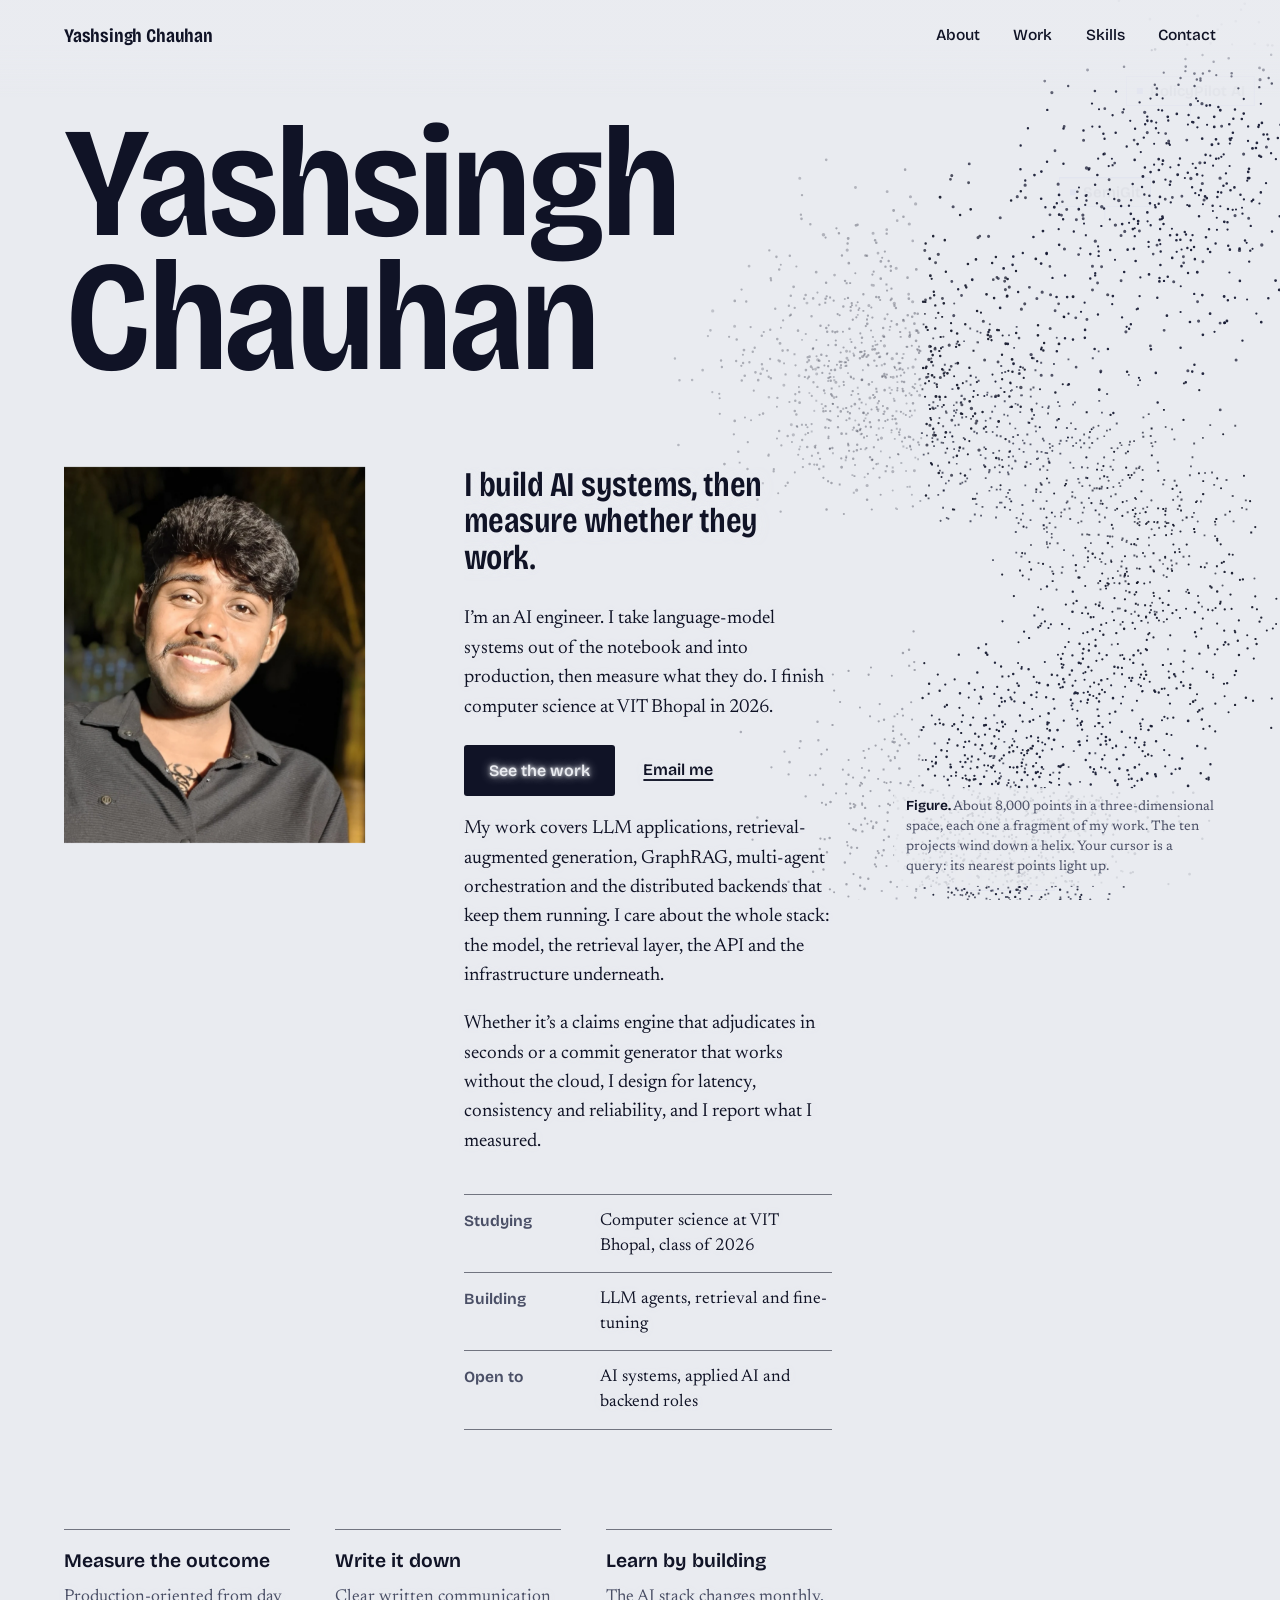
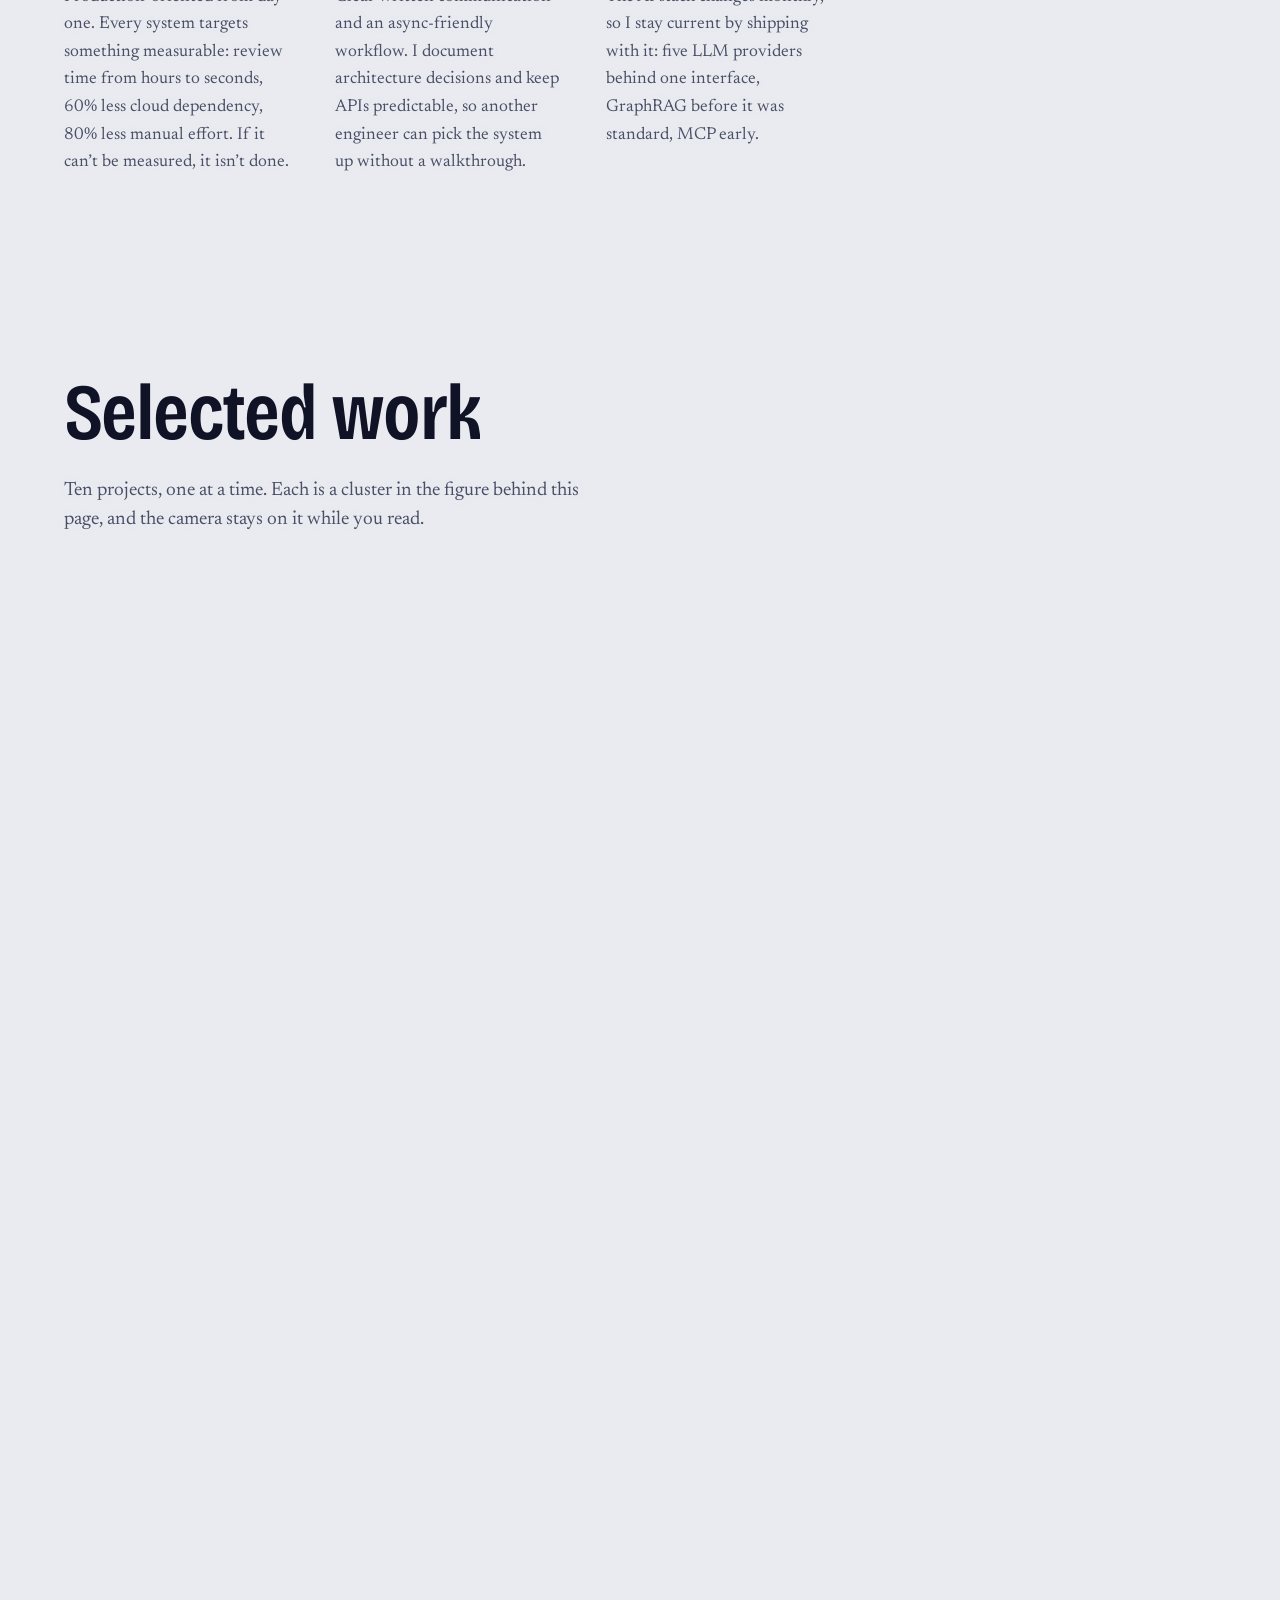
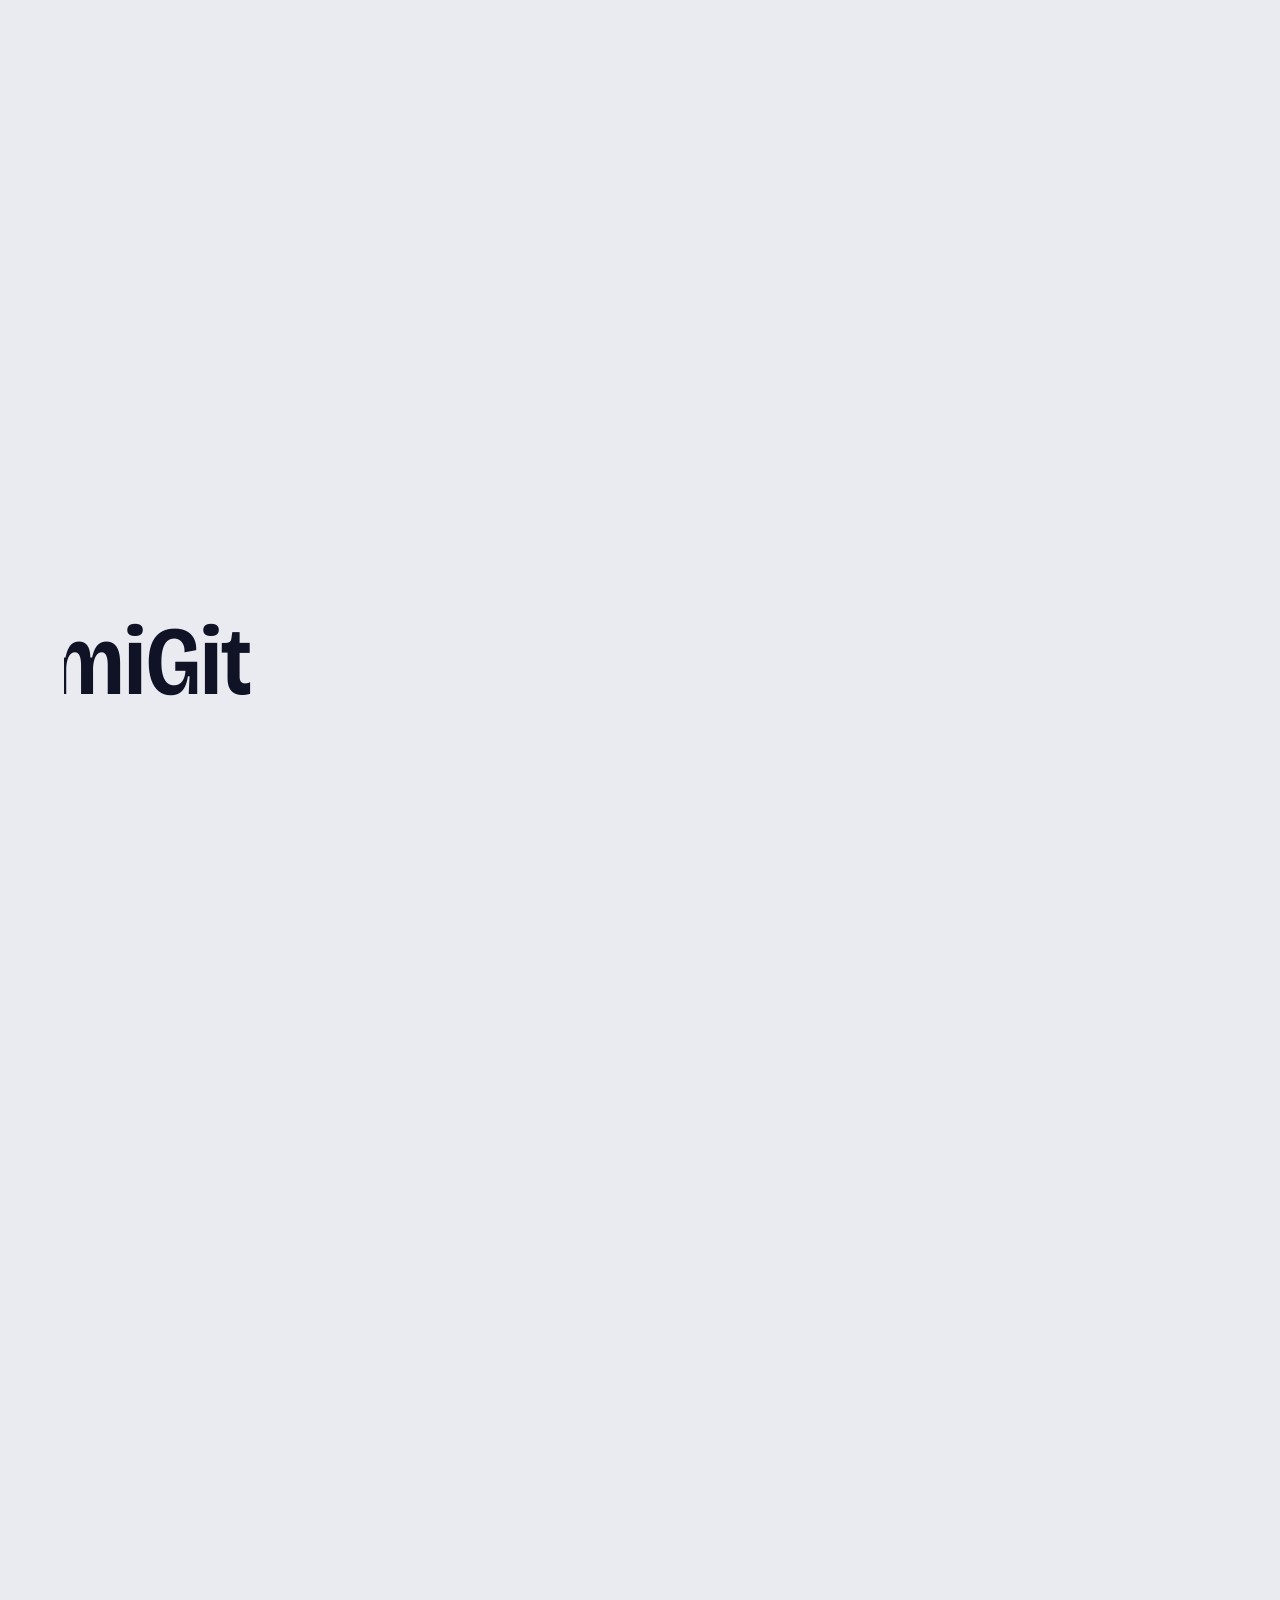
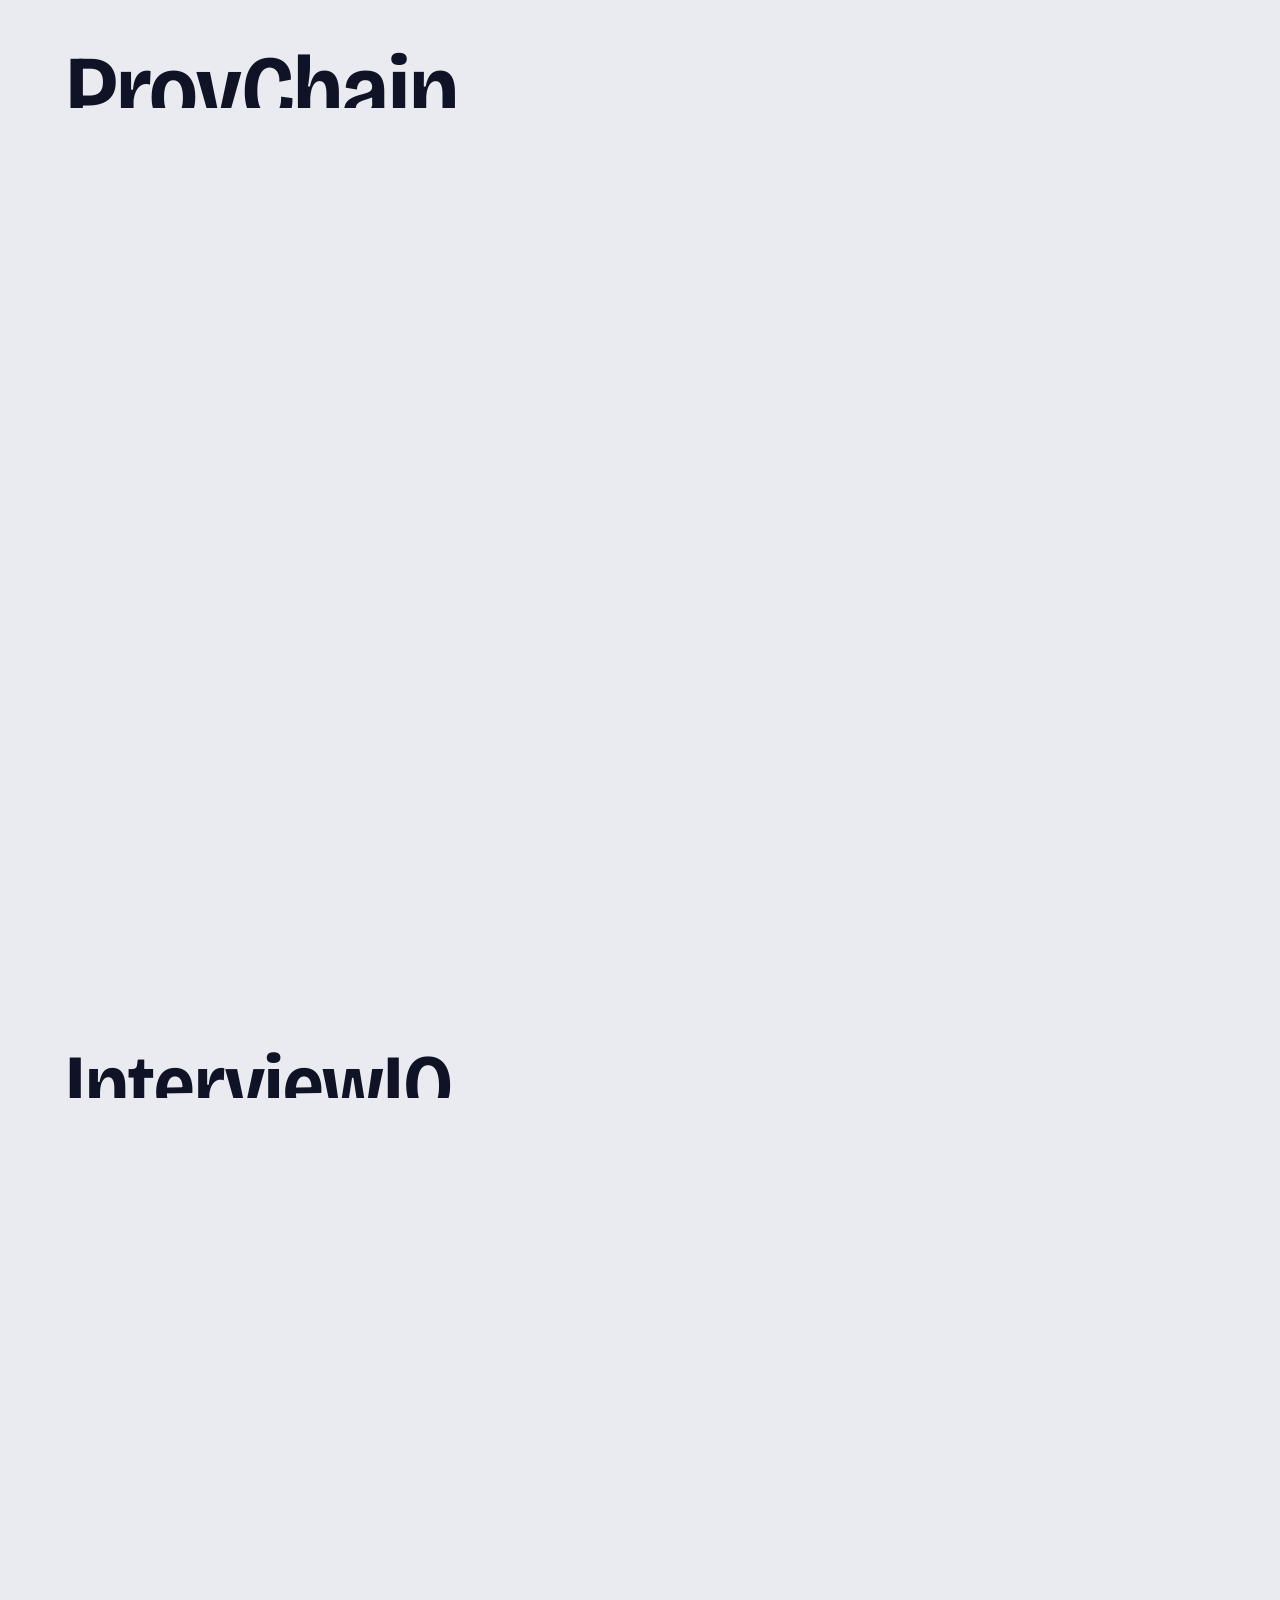
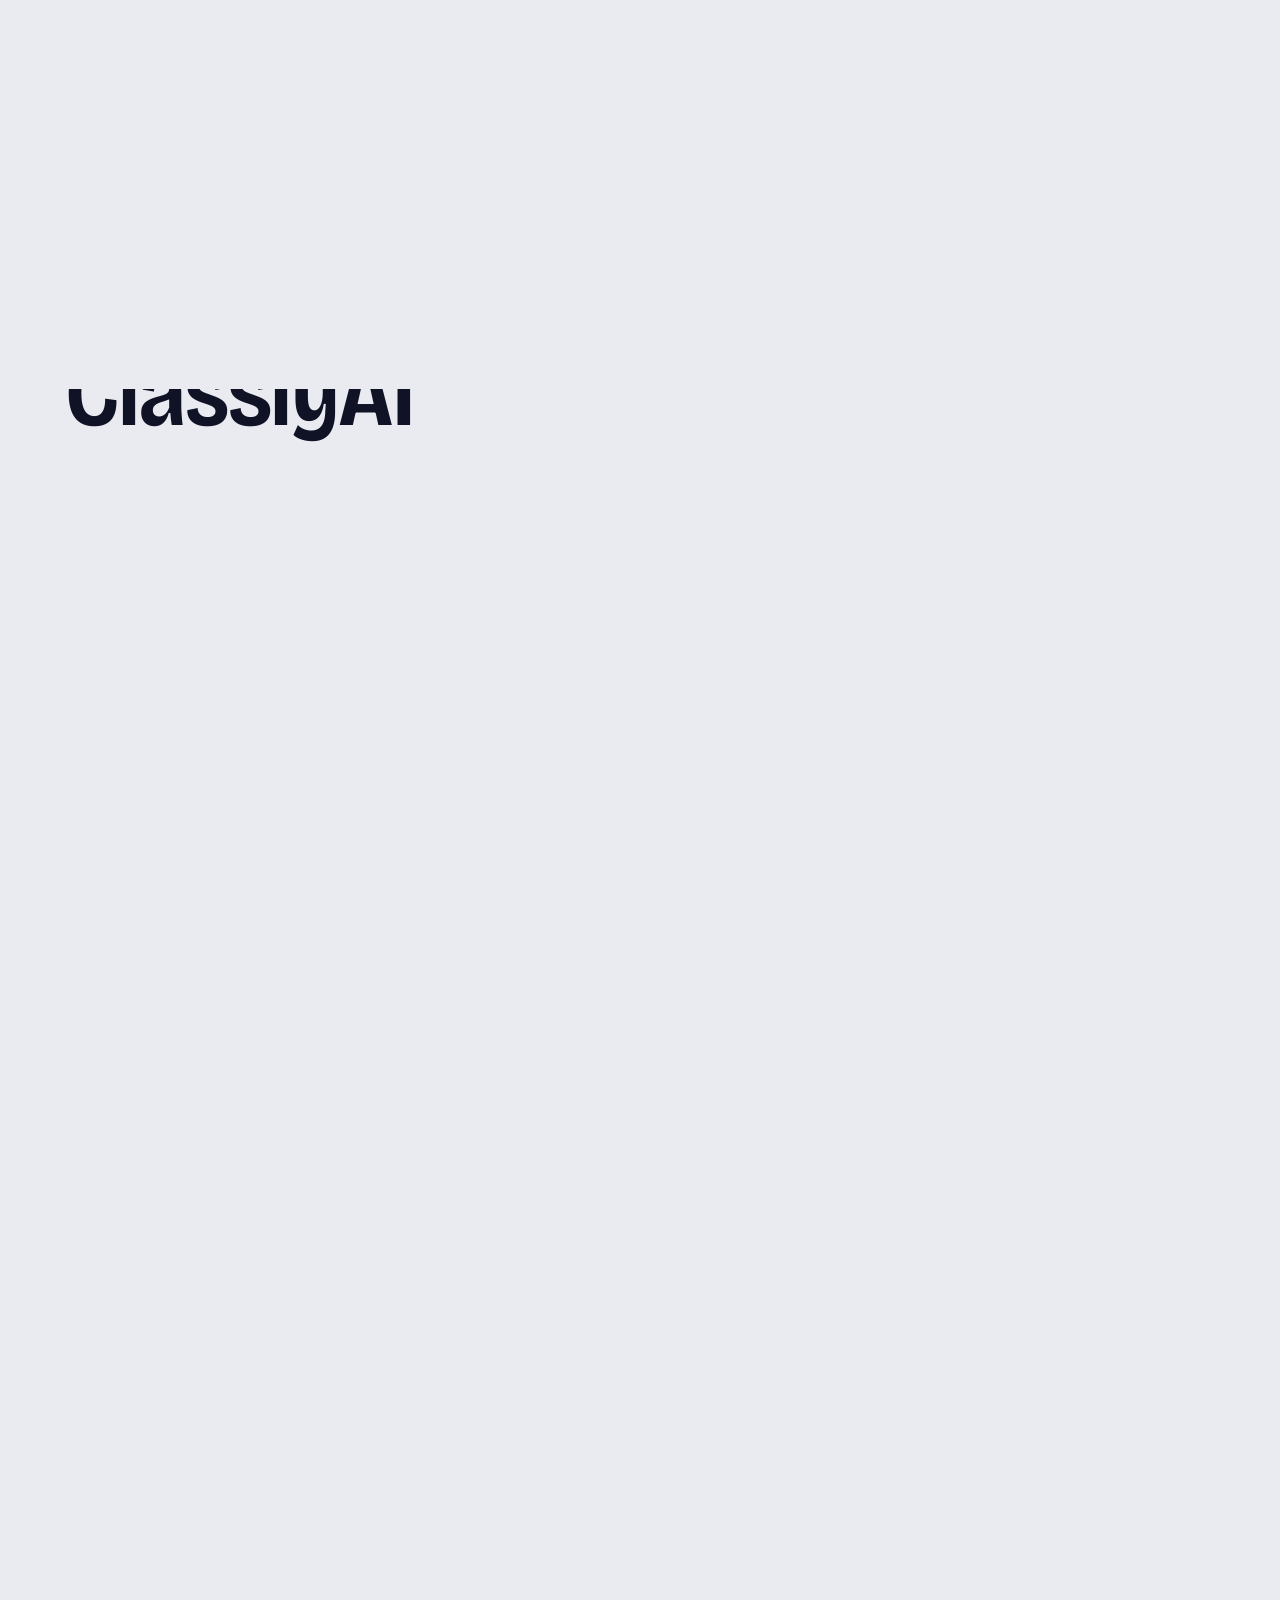
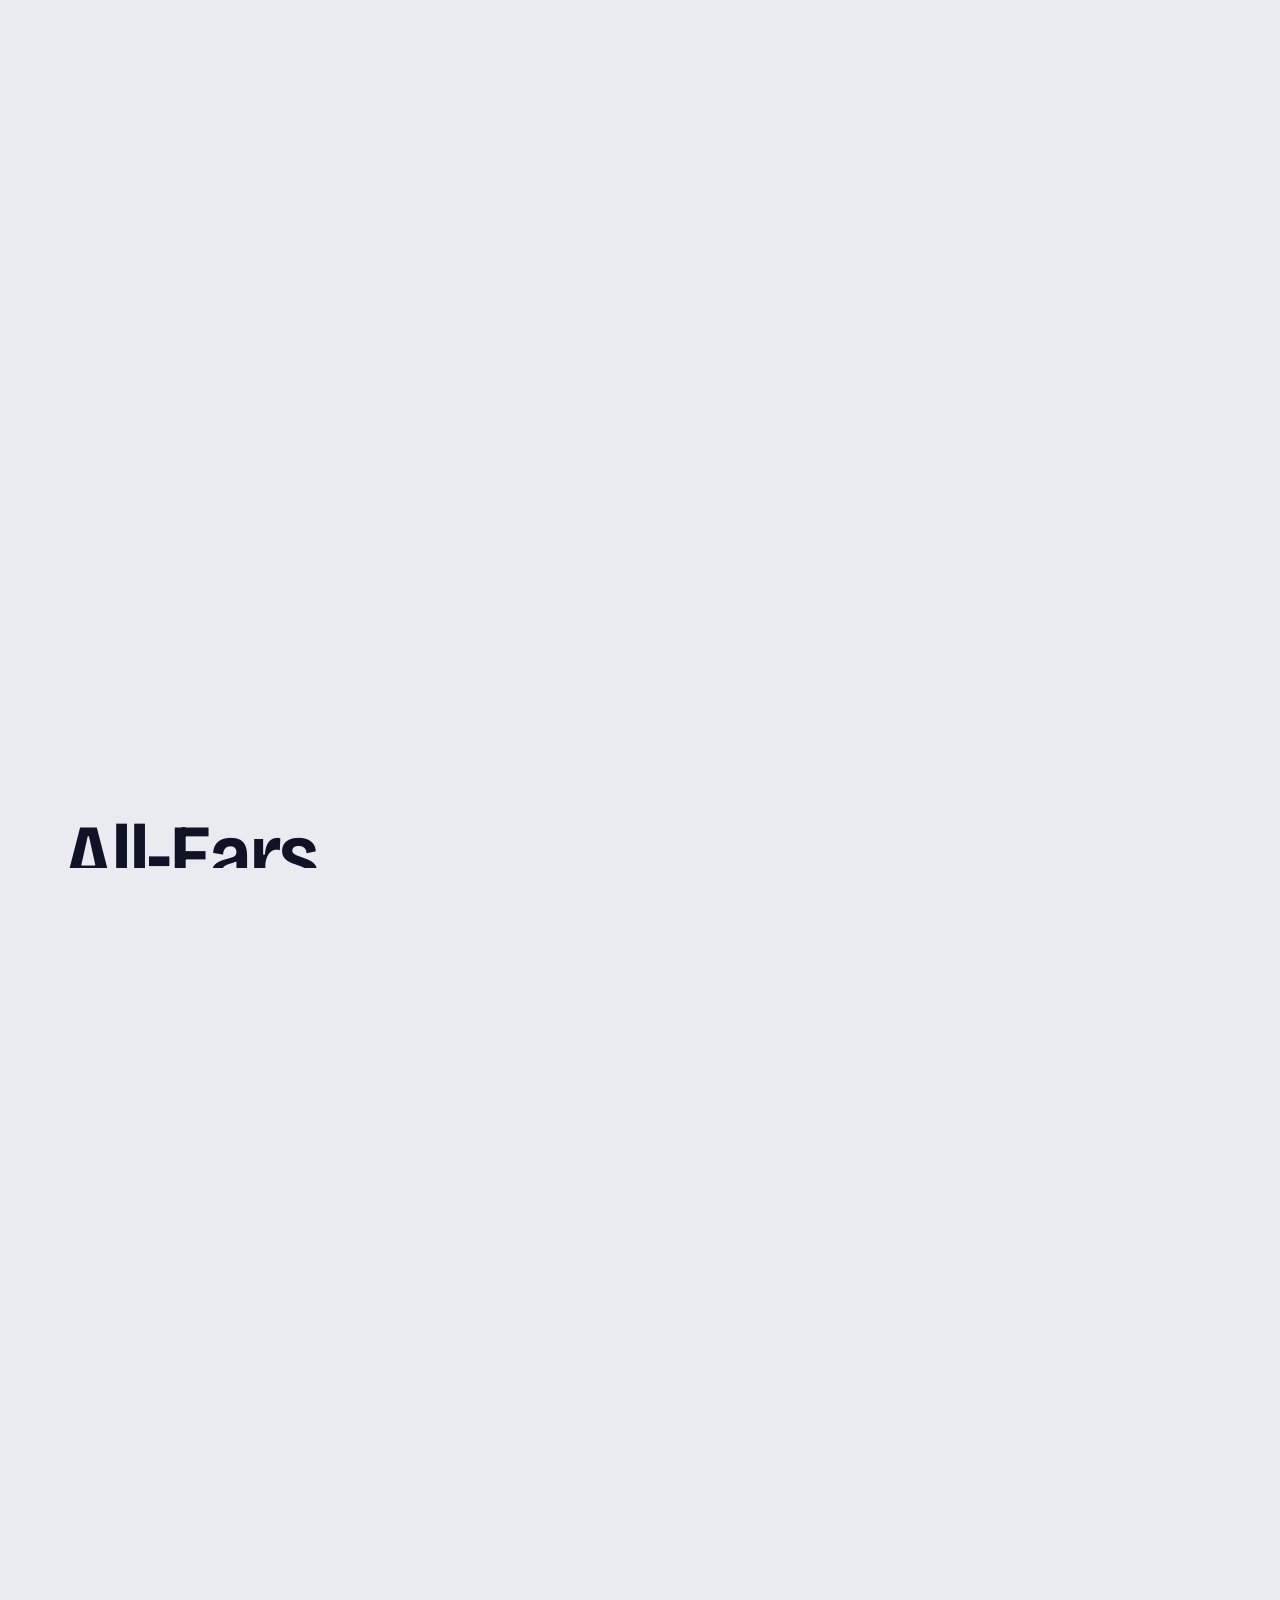
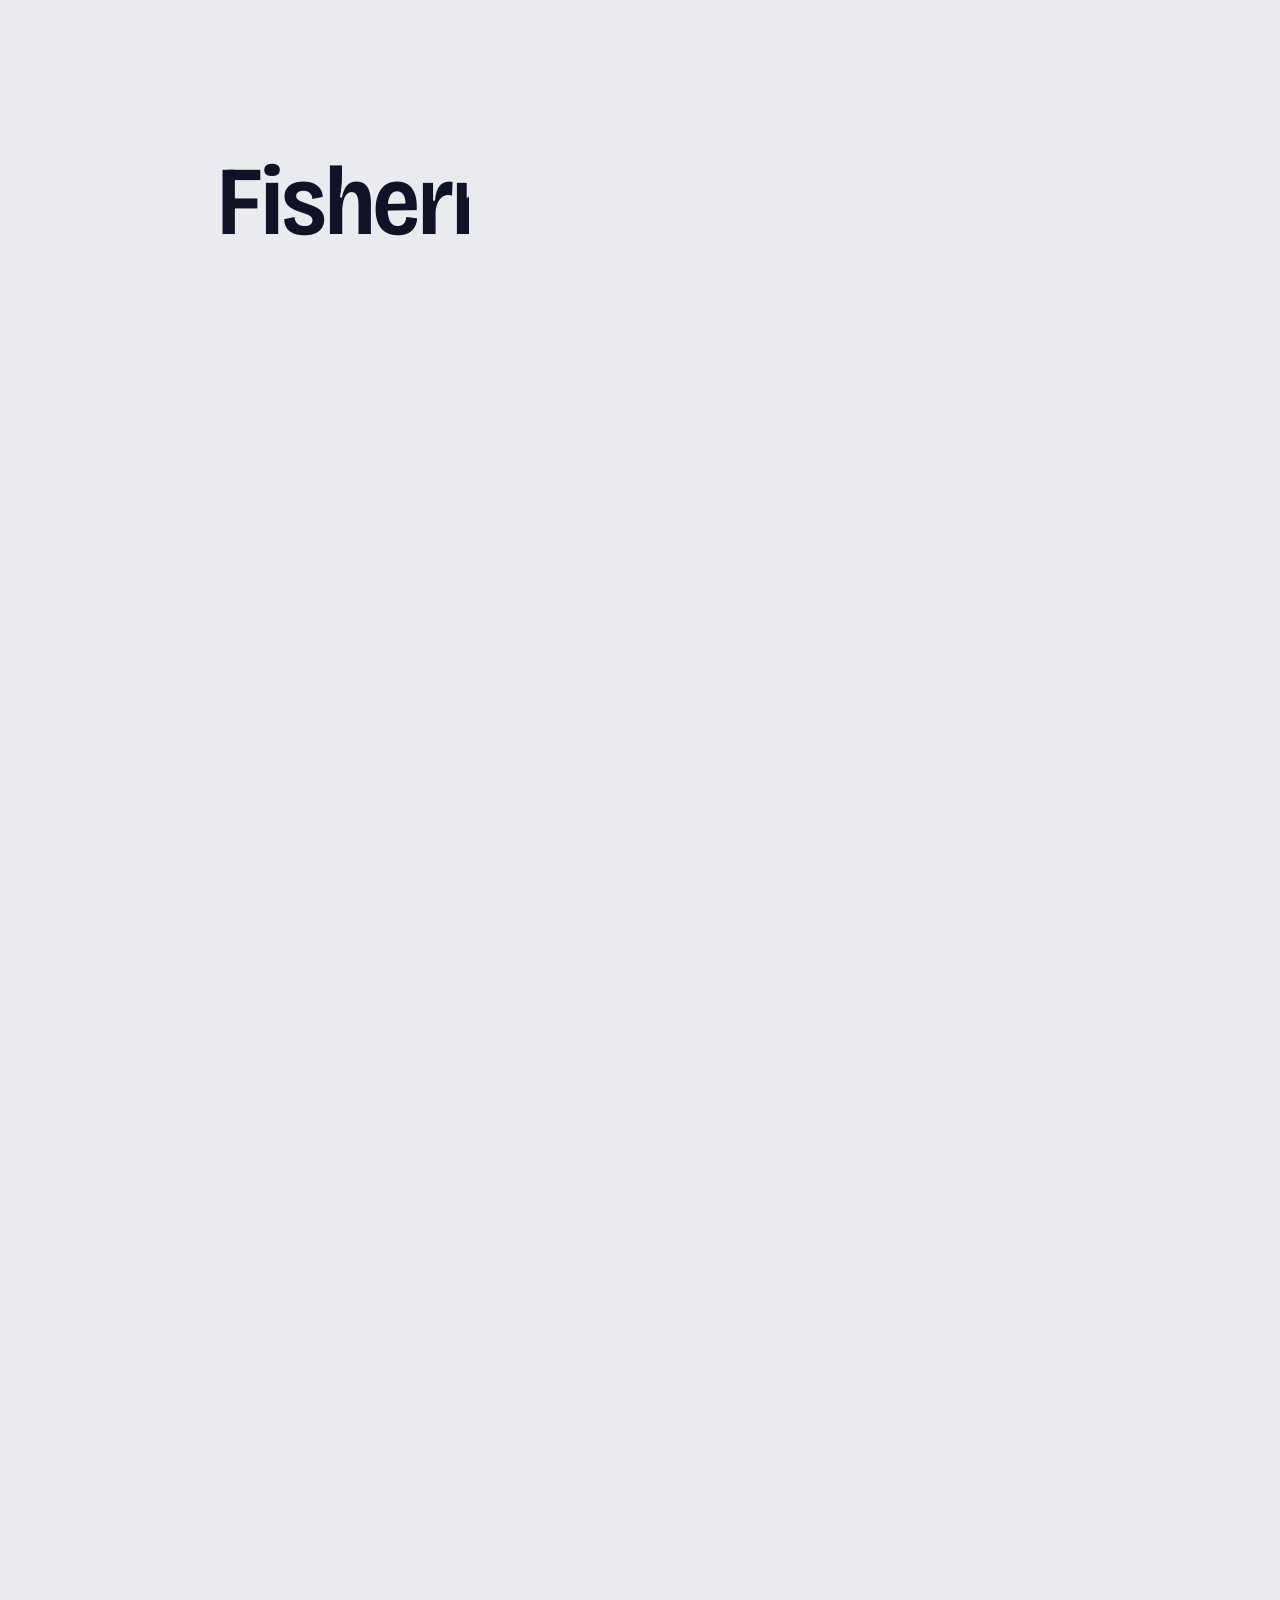
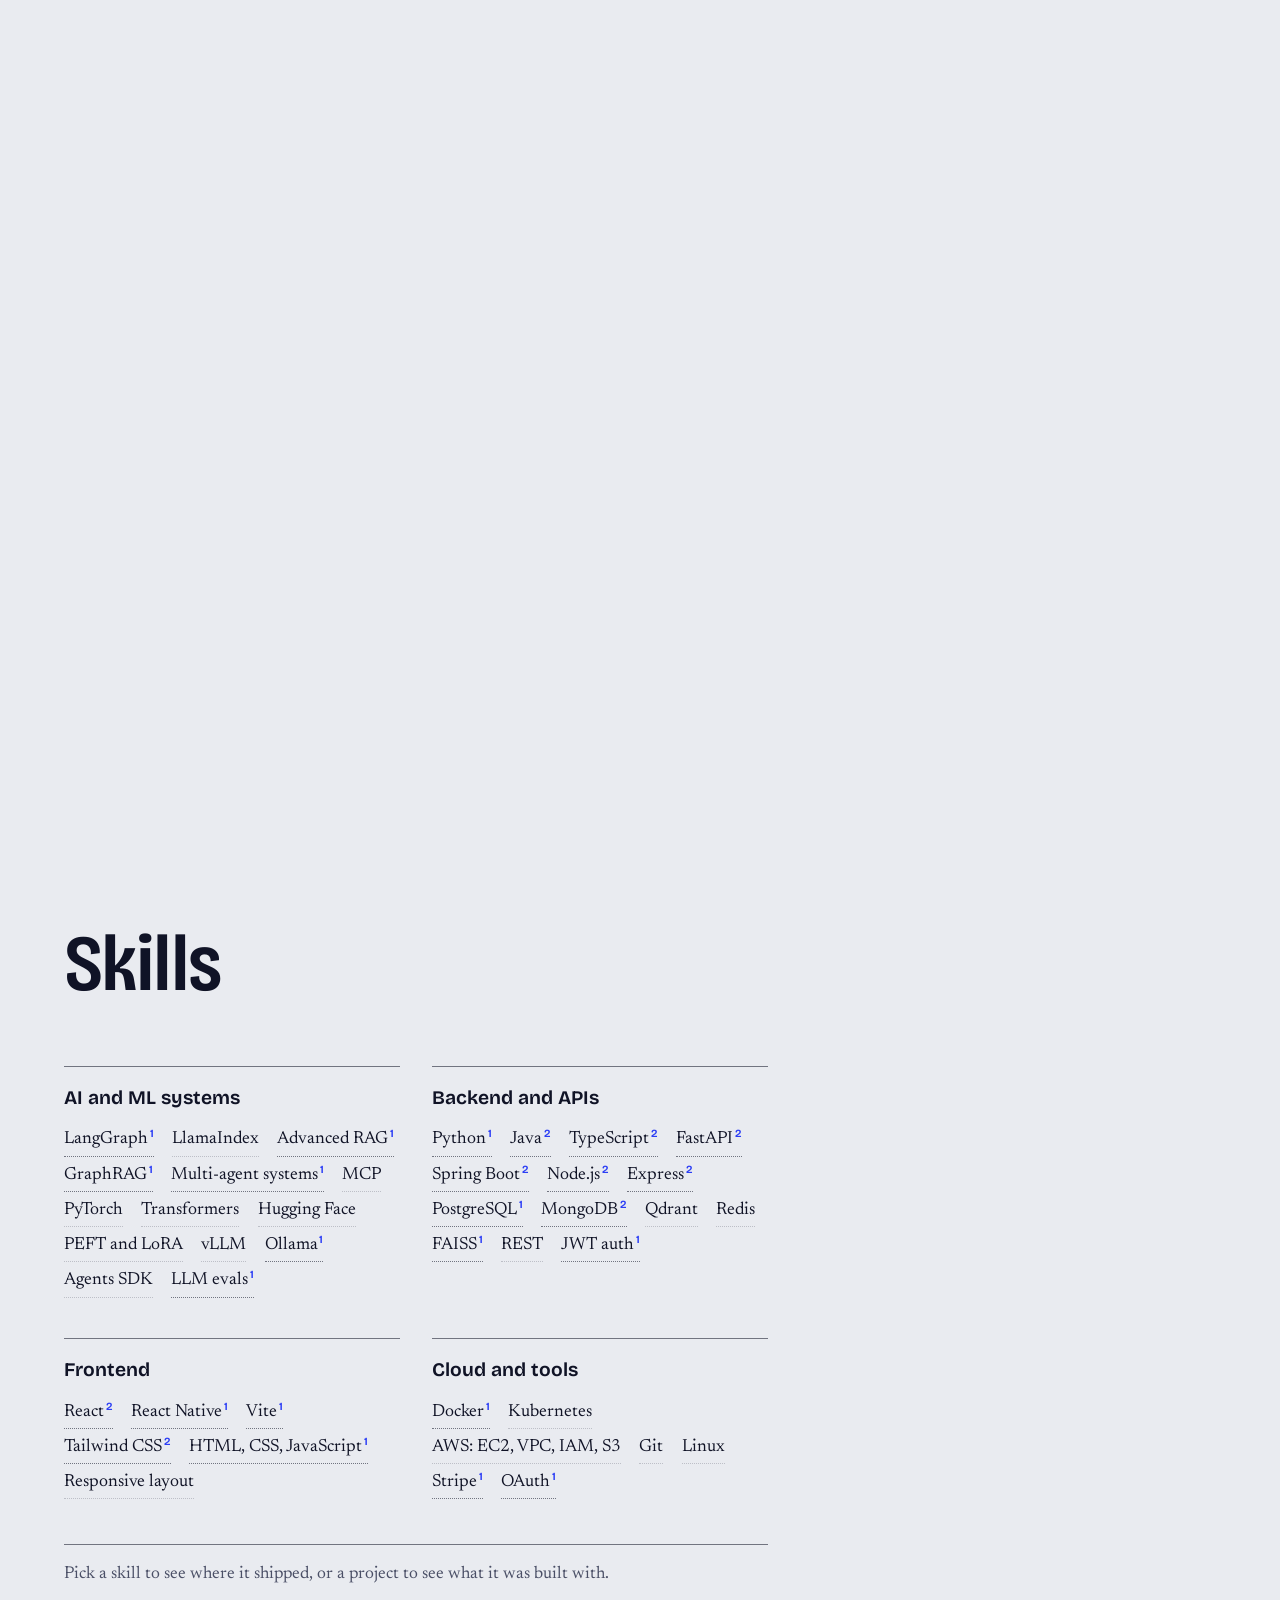
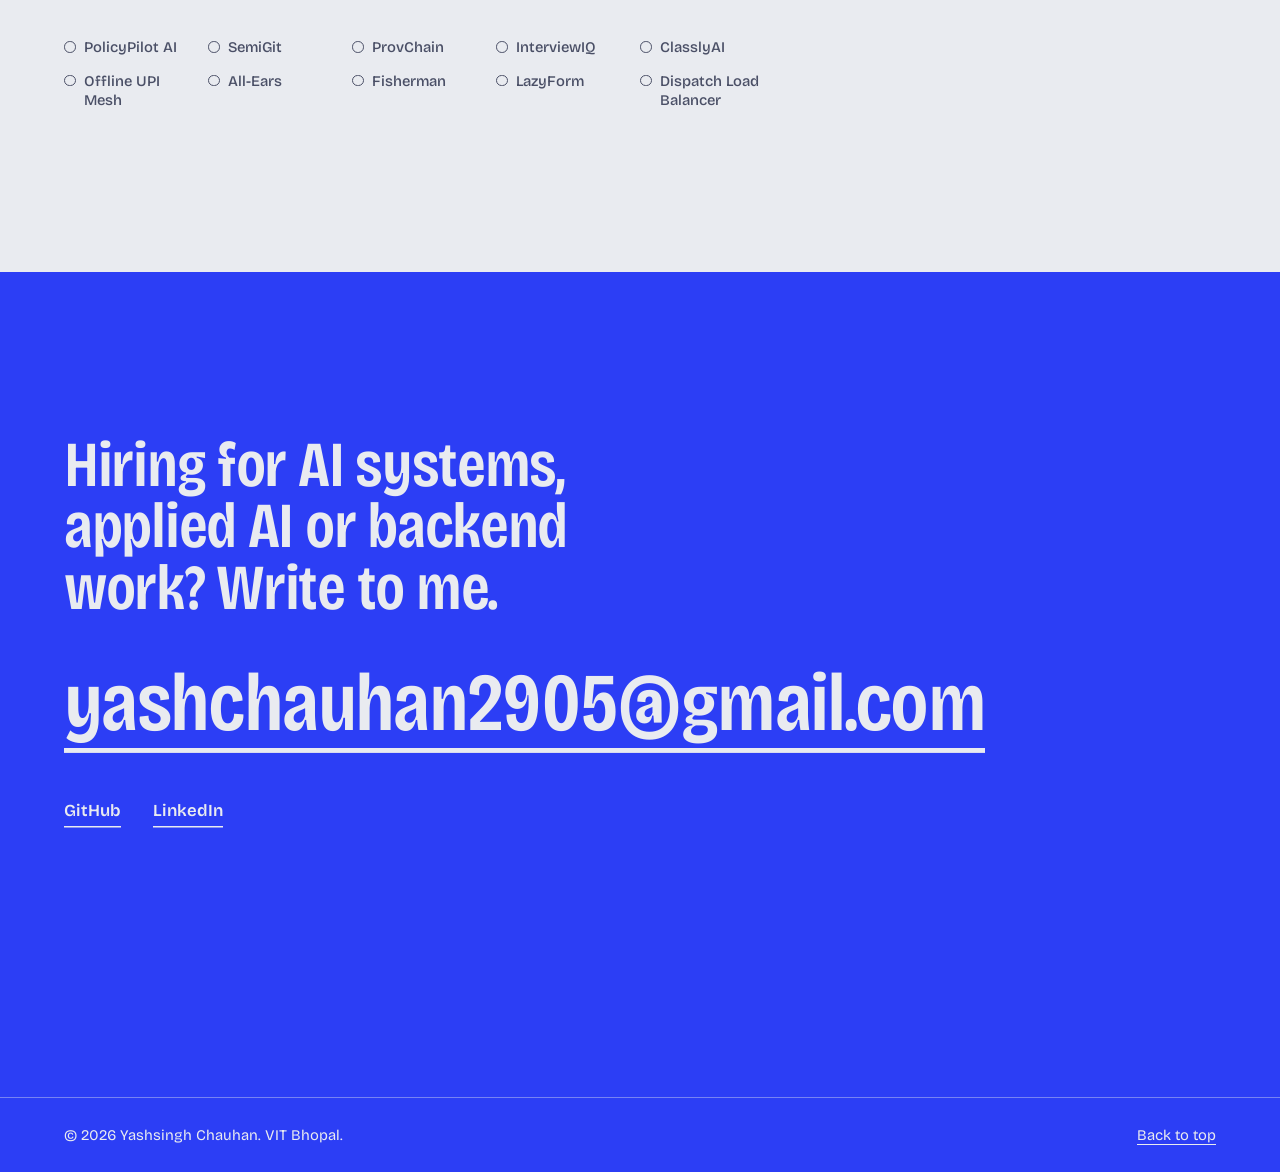
<file: index.html>
<!DOCTYPE html>
<html lang="en" class="no-js">
<head>
  <meta charset="UTF-8">
  <meta name="viewport" content="width=device-width, initial-scale=1">
  <title>Yashsingh Chauhan — AI engineer</title>
  <meta name="description" content="Yashsingh Chauhan is an AI engineer working on LLM agents, retrieval and fine-tuning. Ten shipped projects, each measured.">
  <meta name="theme-color" content="#E9EBF0">
  <meta property="og:type" content="website">
  <meta property="og:title" content="Yashsingh Chauhan — AI engineer">
  <meta property="og:description" content="I build AI systems, then measure whether they work.">
  <meta property="og:image" content="https://portfoliio-jet.vercel.app/assets/og.png">
  <meta name="twitter:card" content="summary_large_image">
  <link rel="preload" href="fonts/bricolage-grotesque-latin-wdth.woff2" as="font" type="font/woff2" crossorigin>
  <link rel="preload" href="fonts/newsreader-latin-opsz.woff2" as="font" type="font/woff2" crossorigin>
  <link rel="icon" href="data:image/svg+xml,%3Csvg xmlns=%27http://www.w3.org/2000/svg%27 viewBox=%270 0 32 32%27%3E%3Crect width=%2732%27 height=%2732%27 fill=%27%23E9EBF0%27/%3E%3Cg fill=%27%232C3EF5%27%3E%3Ccircle cx=%2716%27 cy=%2716%27 r=%274%27/%3E%3Ccircle cx=%277%27 cy=%279%27 r=%272%27/%3E%3Ccircle cx=%2725%27 cy=%2712%27 r=%272.4%27/%3E%3Ccircle cx=%2721%27 cy=%2726%27 r=%272%27/%3E%3Ccircle cx=%279%27 cy=%2724%27 r=%271.8%27/%3E%3C/g%3E%3C/svg%3E">
  <link rel="stylesheet" href="css/site.css">
  <link rel="stylesheet" href="css/home.css">
  <script>document.documentElement.className = 'js';</script>
</head>
<body>
  <a class="skip" href="#work">Skip to the work</a>

  <!-- The figure: drawn by js/scene.js. Decorative, so hidden from assistive tech. -->
  <canvas id="figure" class="figure" aria-hidden="true"></canvas>

  <header class="nav" id="nav">
    <a class="nav__mark" href="#top">Yashsingh Chauhan</a>
    <nav class="nav__links" aria-label="Sections">
      <a href="#about">About</a>
      <a href="#work">Work</a>
      <a href="#skills">Skills</a>
      <a href="#contact" class="nav__contact">Contact</a>
    </nav>
    <span class="nav__progress" id="progress" aria-hidden="true"></span>
  </header>

  <nav class="rail" id="rail" aria-label="Projects">
    <a href="#p-policypilot" data-i="0"><span>PolicyPilot AI</span></a>
    <a href="#p-semigit" data-i="1"><span>SemiGit</span></a>
    <a href="#p-provchain" data-i="2"><span>ProvChain</span></a>
    <a href="#p-interviewiq" data-i="3"><span>InterviewIQ</span></a>
    <a href="#p-classlyai" data-i="4"><span>ClasslyAI</span></a>
    <a href="#p-upimesh" data-i="5"><span>Offline UPI Mesh</span></a>
    <a href="#p-allears" data-i="6"><span>All-Ears</span></a>
    <a href="#p-fisherman" data-i="7"><span>Fisherman</span></a>
    <a href="#p-lazyform" data-i="8"><span>LazyForm</span></a>
    <a href="#p-loadbalancer" data-i="9"><span>Dispatch Load Balancer</span></a>
  </nav>

  <main>
    <!-- ========================== INTRODUCTION ========================== -->
    <span id="top" class="anchor"></span>
    <section class="intro" id="about" data-section="about">
      <div class="wrap">
        <h1 class="intro__name" aria-label="Yashsingh Chauhan"><span class="line"><span>Yashsingh</span></span><span class="line"><span>Chauhan</span></span></h1>
      </div>
      <div class="wrap intro__grid">
        <figure class="portrait" id="portrait">
          <img src="assets/portrait.webp" width="1000" height="1250" alt="Portrait of Yashsingh Chauhan, smiling, in a dark collared shirt" decoding="async">
        </figure>
        <div class="intro__body">
          <p class="intro__lead rv"><span>I build AI systems, then measure whether they work.</span></p>
          <p>I’m an AI engineer. I take language-model systems out of the notebook and into production, then measure what they do. I finish computer science at VIT Bhopal in 2026.</p>
          <p class="intro__actions">
            <a class="btn roll" href="#work" data-label="See the work"><span>See the work</span></a>
            <a class="link" href="mailto:yashchauhan2905@gmail.com">Email me</a>
          </p>
          <p>My work covers LLM applications, retrieval-augmented generation, GraphRAG, multi-agent orchestration and the distributed backends that keep them running. I care about the whole stack: the model, the retrieval layer, the API and the infrastructure underneath.</p>
          <p>Whether it’s a claims engine that adjudicates in seconds or a commit generator that works without the cloud, I design for latency, consistency and reliability, and I report what I measured.</p>
          <dl class="facts">
            <div><dt>Studying</dt><dd>Computer science at VIT Bhopal, class of 2026</dd></div>
            <div><dt>Building</dt><dd>LLM agents, retrieval and fine-tuning</dd></div>
            <div><dt>Open to</dt><dd>AI systems, applied AI and backend roles</dd></div>
          </dl>
        </div>
      </div>
      <div class="wrap principles">
        <div class="principle">
          <h2>Measure the outcome</h2>
          <p>Production-oriented from day one. Every system targets something measurable: review time from hours to seconds, 60% less cloud dependency, 80% less manual effort. If it can’t be measured, it isn’t done.</p>
        </div>
        <div class="principle">
          <h2>Write it down</h2>
          <p>Clear written communication and an async-friendly workflow. I document architecture decisions and keep APIs predictable, so another engineer can pick the system up without a walkthrough.</p>
        </div>
        <div class="principle">
          <h2>Learn by building</h2>
          <p>The AI stack changes monthly, so I stay current by shipping with it: five LLM providers behind one interface, GraphRAG before it was standard, MCP early.</p>
        </div>
      </div>
    </section>

    <!-- ========================== WORK ========================== -->
    <section class="work" id="work" data-section="work">
      <span id="projects" class="anchor"></span>
      <div class="wrap work__head">
        <h2 class="h2 rv"><span>Selected work</span></h2>
        <p class="work__lede">Ten projects, one at a time. Each is a cluster in the figure behind this page, and the camera stays on it while you read.</p>
      </div>

      <ol class="projects" id="rows">

        <li class="proj" id="p-policypilot" data-i="0" data-fx="wipe-x">
          <div class="proj__pin">
            <div class="wrap proj__inner">
              <p class="proj__meta"><span class="proj__year">2025</span><span class="proj__role">Enterprise insurance claims decision platform. AI systems engineer.</span></p>
              <h3 class="proj__title" aria-label="PolicyPilot AI"><span class="line"><span>PolicyPilot AI</span></span></h3>
              <span class="proj__rule" aria-hidden="true"><i></i></span>
              <p class="proj__line">Insurance claim reviews cut from hours to seconds at 95%+ decision consistency.</p>
              <p class="proj__actions">
                <button class="btn roll proj__open" type="button" aria-expanded="false" aria-controls="case-0" data-label="Read the case" data-label-open="Close the case"><span>Read the case</span></button>
                <span class="proj__links">
                <a href="docs/policypilot.html">Read the docs</a>
                </span>
              </p>
              <div class="proj__case" id="case-0"><div class="proj__clip">
                <div class="case__cols">
                  <div><h4>Problem</h4><p>Claim reviews took hours of manual reading across 10,000+ policy clauses, and coverage decisions varied from person to person.</p></div>
                  <div><h4>Approach</h4><p>An adjudication platform that combines RAG, knowledge graphs, rule engines and multi-agent workflows, with a document pipeline for OCR, clause extraction and semantic indexing across 100,000+ documents.</p></div>
                  <div><h4>Result</h4><p>Review time went from hours to seconds at 95%+ decision consistency, with real-time clause retrieval at scale.</p></div>
                </div>
                <p class="case__stack">Built with FastAPI, LangGraph, FAISS, Ollama and Llama, RAG, knowledge graphs, multi-agent workflows.</p>
              </div></div>
            </div>
          </div>
        </li>

        <li class="proj" id="p-semigit" data-i="1" data-fx="slide-l">
          <div class="proj__pin">
            <div class="wrap proj__inner">
              <p class="proj__meta"><span class="proj__year">2025</span><span class="proj__role">AI-powered semantic commit generation. Creator and architect.</span></p>
              <h3 class="proj__title" aria-label="SemiGit"><span class="line"><span>SemiGit</span></span></h3>
              <span class="proj__rule" aria-hidden="true"><i></i></span>
              <p class="proj__line">A VS Code extension that decides when a commit is due and writes it. Fully offline by default.</p>
              <p class="proj__actions">
                <button class="btn roll proj__open" type="button" aria-expanded="false" aria-controls="case-1" data-label="Read the case" data-label-open="Close the case"><span>Read the case</span></button>
                <span class="proj__links">
                <a href="docs/semigit.html">Read the docs</a>
                </span>
              </p>
              <div class="proj__case" id="case-1"><div class="proj__clip">
                <div class="case__cols">
                  <div><h4>Problem</h4><p>Git history is noisy (“wip”, “fix”, “final2”) because commits happen when a developer feels done, not when a unit of work is. Existing tools format messages; none decide when a commit should happen or what it represents.</p></div>
                  <div><h4>Approach</h4><p>A local-first extension that watches your session, diffs code structurally with the TypeScript Compiler API, scores feature-level milestones and writes the Conventional Commit. Five optional AI providers (OpenAI, Claude, Gemini, DeepSeek, Ollama) sit behind one interface.</p></div>
                  <div><h4>Result</h4><p>One universal .vsix with SQLite in WebAssembly and no native modules, 90+ tests on a three-OS CI matrix, and output quality measured against real git history by a backtest harness.</p></div>
                </div>
                <p class="case__stack">Built with TypeScript, VS Code extension API, TypeScript Compiler API, multi-provider LLM, SQLite on WASM, Conventional Commits.</p>
              </div></div>
            </div>
          </div>
        </li>

        <li class="proj" id="p-provchain" data-i="2" data-fx="rise">
          <div class="proj__pin">
            <div class="wrap proj__inner">
              <p class="proj__meta"><span class="proj__year">2025</span><span class="proj__role">AI code provenance and drift intelligence. ML systems engineer.</span></p>
              <h3 class="proj__title" aria-label="ProvChain"><span class="line"><span>ProvChain</span></span></h3>
              <span class="proj__rule" aria-hidden="true"><i></i></span>
              <p class="proj__line">Audits AI-generated code against 200+ live CVEs and cuts manual security review by 80%.</p>
              <p class="proj__actions">
                <button class="btn roll proj__open" type="button" aria-expanded="false" aria-controls="case-2" data-label="Read the case" data-label-open="Close the case"><span>Read the case</span></button>
                <span class="proj__links">
                <a href="docs/provchain.html">Read the docs</a>
                </span>
              </p>
              <div class="proj__case" id="case-2"><div class="proj__clip">
                <div class="case__cols">
                  <div><h4>Problem</h4><p>AI-generated code enters codebases unaudited and carries vulnerable patterns that manual review can’t catch at scale.</p></div>
                  <div><h4>Approach</h4><p>A provenance engine that checks generated code against 200+ live CVE records. A multi-signal risk score combines drift detection, CVSS severity and semantic similarity, and an embeddings-based retrieval step writes the explanation and the fix.</p></div>
                  <div><h4>Result</h4><p>Manual security review effort down by 80%, with explainable risk classification wired into CI/CD.</p></div>
                </div>
                <p class="case__stack">Built with ML risk scoring, CVE and CVSS data, drift detection, embeddings, CI/CD security.</p>
              </div></div>
            </div>
          </div>
        </li>

        <li class="proj" id="p-interviewiq" data-i="3" data-fx="pop">
          <div class="proj__pin">
            <div class="wrap proj__inner">
              <p class="proj__meta"><span class="proj__year">2026</span><span class="proj__role">AI-powered interview platform. Full-stack developer.</span></p>
              <h3 class="proj__title" aria-label="InterviewIQ"><span class="line"><span>InterviewIQ</span></span></h3>
              <span class="proj__rule" aria-hidden="true"><i></i></span>
              <p class="proj__line">Writes interview questions from a resume and scores the answers in real time.</p>
              <p class="proj__actions">
                <button class="btn roll proj__open" type="button" aria-expanded="false" aria-controls="case-3" data-label="Read the case" data-label-open="Close the case"><span>Read the case</span></button>
                <span class="proj__links">
                <a href="https://interviewiq-vm8j.onrender.com" target="_blank" rel="noopener">Live site</a>
                <a href="docs/interviewiq.html">Read the docs</a>
                <a href="https://github.com/AIZEN-Hado/3.interviewIQ" target="_blank" rel="noopener">Source on GitHub</a>
                </span>
              </p>
              <div class="proj__case" id="case-3"><div class="proj__clip">
                <div class="case__cols">
                  <div><h4>Problem</h4><p>Hiring pipelines lean on slow, subjective screening. Interviews are inconsistent and feedback arrives late or never.</p></div>
                  <div><h4>Approach</h4><p>A full-stack platform that generates questions from resume data and job requirements, evaluates candidate responses in real time and shows performance analytics, on a modular async backend built for low-latency evaluation.</p></div>
                  <div><h4>Result</h4><p>An automated pipeline from interview creation to structured candidate assessment, with real-time scoring dashboards.</p></div>
                </div>
                <p class="case__stack">Built with React, Tailwind CSS, Node.js, Express, MongoDB, JWT, LLM integration.</p>
              </div></div>
            </div>
          </div>
        </li>

        <li class="proj" id="p-classlyai" data-i="4" data-fx="drop">
          <div class="proj__pin">
            <div class="wrap proj__inner">
              <p class="proj__meta"><span class="proj__year">2026</span><span class="proj__role">AI-powered LMS and course marketplace. Full-stack developer.</span></p>
              <h3 class="proj__title" aria-label="ClasslyAI"><span class="line"><span>ClasslyAI</span></span></h3>
              <span class="proj__rule" aria-hidden="true"><i></i></span>
              <p class="proj__line">One platform for courses, payments and AI study tools, for students, instructors and admins.</p>
              <p class="proj__actions">
                <button class="btn roll proj__open" type="button" aria-expanded="false" aria-controls="case-4" data-label="Read the case" data-label-open="Close the case"><span>Read the case</span></button>
                <span class="proj__links">
                <a href="https://classlyai-1.onrender.com" target="_blank" rel="noopener">Live site</a>
                <a href="docs/classlyai.html">Read the docs</a>
                <a href="https://github.com/AIZEN-Hado/CLASSLYAI" target="_blank" rel="noopener">Source on GitHub</a>
                </span>
              </p>
              <div class="proj__case" id="case-4"><div class="proj__clip">
                <div class="case__cols">
                  <div><h4>Problem</h4><p>Teaching, course sales, student engagement and AI-assisted learning live in separate tools, so instructors and students juggle fragmented platforms.</p></div>
                  <div><h4>Approach</h4><p>A unified LMS where students browse, pay (Stripe) and learn, instructors publish and analyze course performance, and admins monitor the platform. AI tools handle notes, quizzes and answer checking; sign-in is by Google.</p></div>
                  <div><h4>Result</h4><p>A full three-role workflow with payments, progress tracking, quizzes, analytics and AI assistance in one product.</p></div>
                </div>
                <p class="case__stack">Built with React 19, Vite, Tailwind CSS, Node.js, Express, MongoDB, Stripe, Google OAuth.</p>
              </div></div>
            </div>
          </div>
        </li>

        <li class="proj" id="p-upimesh" data-i="5" data-fx="wipe-rl">
          <div class="proj__pin">
            <div class="wrap proj__inner">
              <p class="proj__meta"><span class="proj__year">2026</span><span class="proj__role">Secure offline payment simulation over mesh networking. Backend engineer.</span></p>
              <h3 class="proj__title" aria-label="Offline UPI Mesh"><span class="line"><span>Offline UPI Mesh</span></span></h3>
              <span class="proj__rule" aria-hidden="true"><i></i></span>
              <p class="proj__line">Payments that survive losing the network: encrypted packets hop device to device until one reaches the internet.</p>
              <p class="proj__actions">
                <button class="btn roll proj__open" type="button" aria-expanded="false" aria-controls="case-5" data-label="Read the case" data-label-open="Close the case"><span>Read the case</span></button>
                <span class="proj__links">
                <a href="docs/upimesh.html">Read the docs</a>
                <a href="https://github.com/AIZEN-Hado/Offline_upi" target="_blank" rel="noopener">Source on GitHub</a>
                </span>
              </p>
              <div class="proj__case" id="case-5"><div class="proj__clip">
                <div class="case__cols">
                  <div><h4>Problem</h4><p>Digital payments fail completely without internet access, a real gap in low-connectivity regions.</p></div>
                  <div><h4>Approach</h4><p>A Spring Boot backend that simulates offline UPI payments. Each transaction is encrypted (RSA and AES-GCM), wrapped in a TTL-bound mesh packet and gossiped device to device until a bridge device with internet relays it to the server for settlement.</p></div>
                  <div><h4>Result</h4><p>An end-to-end, cryptographically secure payment flow that survives total network loss on the sender’s side, with gossip-based packet propagation.</p></div>
                </div>
                <p class="case__stack">Built with Java, Spring Boot, RSA and AES-GCM, mesh networking, gossip protocol.</p>
              </div></div>
            </div>
          </div>
        </li>

        <li class="proj" id="p-allears" data-i="6" data-fx="pop">
          <div class="proj__pin">
            <div class="wrap proj__inner">
              <p class="proj__meta"><span class="proj__year">2026</span><span class="proj__role">Spotify-inspired streaming app. Mobile developer.</span></p>
              <h3 class="proj__title" aria-label="All-Ears"><span class="line"><span>All-Ears</span></span></h3>
              <span class="proj__rule" aria-hidden="true"><i></i></span>
              <p class="proj__line">A music streaming app with listener, artist and admin roles. My first Android app, shipped end to end.</p>
              <p class="proj__actions">
                <button class="btn roll proj__open" type="button" aria-expanded="false" aria-controls="case-6" data-label="Read the case" data-label-open="Close the case"><span>Read the case</span></button>
                <span class="proj__links">
                <a href="docs/allears.html">Read the docs</a>
                <a href="https://github.com/AIZEN-Hado/ALL-EARS" target="_blank" rel="noopener">Source on GitHub</a>
                </span>
              </p>
              <div class="proj__case" id="case-6"><div class="proj__clip">
                <div class="case__cols">
                  <div><h4>Problem</h4><p>A real music platform means solving auth, roles, playback, uploads, moderation and analytics together. It’s a full product, not a tutorial app.</p></div>
                  <div><h4>Approach</h4><p>A React Native and Expo app with Google sign-in and role-based access for listeners, artists and admins. Playback has queue, shuffle and repeat; artists upload tracks with cover art; admins approve content and manage users. Everything runs on Firebase.</p></div>
                  <div><h4>Result</h4><p>My first Android app, shipped end to end: authentication, audio playback and queue management, role-based navigation, and a larger React Native codebase kept in order.</p></div>
                </div>
                <p class="case__stack">Built with React Native, Expo 54, TypeScript, Expo Router, NativeWind, Firebase, Expo AV.</p>
              </div></div>
            </div>
          </div>
        </li>

        <li class="proj" id="p-fisherman" data-i="7" data-fx="slide-r">
          <div class="proj__pin">
            <div class="wrap proj__inner">
              <p class="proj__meta"><span class="proj__year">2026</span><span class="proj__role">Regression gate for AI agents. Creator and maintainer.</span></p>
              <h3 class="proj__title" aria-label="Fisherman"><span class="line"><span>Fisherman</span></span></h3>
              <span class="proj__rule" aria-hidden="true"><i></i></span>
              <p class="proj__line">CI for LLM agents. It tells a real regression from noise before you merge.</p>
              <p class="proj__actions">
                <button class="btn roll proj__open" type="button" aria-expanded="false" aria-controls="case-7" data-label="Read the case" data-label-open="Close the case"><span>Read the case</span></button>
                <span class="proj__links">
                <a href="https://github.com/AIZEN-Hado/Fisherman" target="_blank" rel="noopener">Source on GitHub</a>
                </span>
              </p>
              <div class="proj__case" id="case-7"><div class="proj__clip">
                <div class="case__cols">
                  <div><h4>Problem</h4><p>Agents break silently. Changing a prompt, swapping a model or editing a tool can shift behaviour, and unit tests can’t say whether things got worse because agent behaviour is probabilistic and multi-turn.</p></div>
                  <div><h4>Approach</h4><p>Replay the same eval suite on the old and new version, then let statistics decide. McNemar’s exact test sets the verdict and a paired bootstrap reports the effect size. Cases mix deterministic rules with an LLM judge that is itself scored against a human-labelled set. Simulated users with hidden goals, including adversarial ones, test multi-turn behaviour.</p></div>
                  <div><h4>Result</h4><p>A merge gate that exits 2 on a significant regression, runs in GitHub Actions and works with any LiteLLM provider. Runs are traced with OpenTelemetry into SQLite, a read-only dashboard computes the same verdict as CI, and an offline suite of 359 tests needs no API keys.</p></div>
                </div>
                <p class="case__stack">Built with Python, OpenTelemetry, SQLite, LiteLLM, FastAPI, McNemar and bootstrap statistics, GitHub Actions.</p>
              </div></div>
            </div>
          </div>
        </li>

        <li class="proj" id="p-lazyform" data-i="8" data-fx="wipe-y">
          <div class="proj__pin">
            <div class="wrap proj__inner">
              <p class="proj__meta"><span class="proj__year">2026</span><span class="proj__role">Autofill for job portals. Solo developer.</span></p>
              <h3 class="proj__title" aria-label="LazyForm"><span class="line"><span>LazyForm</span></span></h3>
              <span class="proj__rule" aria-hidden="true"><i></i></span>
              <p class="proj__line">A Chrome extension that fills job applications from a profile you save once.</p>
              <p class="proj__actions">
                <button class="btn roll proj__open" type="button" aria-expanded="false" aria-controls="case-8" data-label="Read the case" data-label-open="Close the case"><span>Read the case</span></button>
                <span class="proj__links">
                <a href="https://github.com/AIZEN-Hado/LazyForm" target="_blank" rel="noopener">Source on GitHub</a>
                </span>
              </p>
              <div class="proj__case" id="case-8"><div class="proj__clip">
                <div class="case__cols">
                  <div><h4>Problem</h4><p>Every job portal asks for the same name, work history and “Are you authorized to work?” answer, and every portal words and lays them out differently.</p></div>
                  <div><h4>Approach</h4><p>You save a profile once. On an application the extension reads each question from its label, ARIA text, placeholder and section heading, works out what it asks, and fills it. Auto-apply mode carries on through every step and page until you press Stop. It never submits, never ticks consent boxes and never overwrites what you typed.</p></div>
                  <div><h4>Result</h4><p>A Manifest V3 extension where all data stays in the browser, with no server and no network calls. 111 Playwright checks run the real extension in Chromium against Greenhouse-, Lever- and React-style forms, multi-step pages and a hostile page.</p></div>
                </div>
                <p class="case__stack">Built with JavaScript, Chrome Manifest V3, chrome.storage, Playwright.</p>
              </div></div>
            </div>
          </div>
        </li>

        <li class="proj" id="p-loadbalancer" data-i="9" data-fx="split">
          <div class="proj__pin">
            <div class="wrap proj__inner">
              <p class="proj__meta"><span class="proj__year">2026</span><span class="proj__role">Priority-aware fleet allocation. Solo developer.</span></p>
              <h3 class="proj__title" aria-label="Dispatch Load Balancer"><span class="line"><span>Dispatch Load</span></span><span class="line"><span>Balancer</span></span></h3>
              <span class="proj__rule" aria-hidden="true"><i></i></span>
              <p class="proj__line">A REST service that assigns delivery orders to vehicles by priority and capacity, and plans short routes.</p>
              <p class="proj__actions">
                <button class="btn roll proj__open" type="button" aria-expanded="false" aria-controls="case-9" data-label="Read the case" data-label-open="Close the case"><span>Read the case</span></button>
                <span class="proj__links">
                <a href="https://github.com/AIZEN-Hado/LoadBALANCER" target="_blank" rel="noopener">Source on GitHub</a>
                </span>
              </p>
              <div class="proj__case" id="case-9"><div class="proj__clip">
                <div class="case__cols">
                  <div><h4>Problem</h4><p>Orders have priorities and weights, vehicles have capacities and positions, and the fleet can’t carry everything. Higher-priority orders must win, and nothing may exceed a vehicle’s capacity.</p></div>
                  <div><h4>Approach</h4><p>Orders are placed HIGH, then MEDIUM, then LOW onto the vehicle and route position that adds the least Haversine distance. A bounded swap pass trades one order for unassigned ones that fit, and 2-opt shortens each route. The optimizer is pure and deterministic, so the same data always gives the same plan.</p></div>
                  <div><h4>Result</h4><p>On the official 30 orders and 5 vehicles it places all 12 HIGH, all 8 MEDIUM and 4 of 10 LOW orders, filling every vehicle to capacity, and lists the 6 it can’t carry with a reason. 16 unit and 6 PostgreSQL integration tests pass.</p></div>
                </div>
                <p class="case__stack">Built with Java 21, Spring Boot 3.5, PostgreSQL 16, Flyway, springdoc (Swagger UI), JUnit 5, Docker Compose.</p>
              </div></div>
            </div>
          </div>
        </li>

      </ol>
    </section>

    <!-- ========================== SKILLS ========================== -->
    <section class="skills" id="skills" data-section="skills">
      <div class="wrap">
        <h2 class="h2 rv"><span>Skills</span></h2>
        <div class="skills__grid" id="skillmap">
          <div class="skillset" data-i="10">
            <h3>AI and ML systems</h3>
            <ul class="sk-list">
              <li><button class="sk" type="button" aria-pressed="false" data-used="0">LangGraph</button></li>
              <li><button class="sk" type="button" aria-pressed="false" data-used="">LlamaIndex</button></li>
              <li><button class="sk" type="button" aria-pressed="false" data-used="0">Advanced RAG</button></li>
              <li><button class="sk" type="button" aria-pressed="false" data-used="0">GraphRAG</button></li>
              <li><button class="sk" type="button" aria-pressed="false" data-used="0">Multi-agent systems</button></li>
              <li><button class="sk" type="button" aria-pressed="false" data-used="">MCP</button></li>
              <li><button class="sk" type="button" aria-pressed="false" data-used="">PyTorch</button></li>
              <li><button class="sk" type="button" aria-pressed="false" data-used="">Transformers</button></li>
              <li><button class="sk" type="button" aria-pressed="false" data-used="">Hugging Face</button></li>
              <li><button class="sk" type="button" aria-pressed="false" data-used="">PEFT and LoRA</button></li>
              <li><button class="sk" type="button" aria-pressed="false" data-used="">vLLM</button></li>
              <li><button class="sk" type="button" aria-pressed="false" data-used="0">Ollama</button></li>
              <li><button class="sk" type="button" aria-pressed="false" data-used="">Agents SDK</button></li>
              <li><button class="sk" type="button" aria-pressed="false" data-used="7">LLM evals</button></li>
            </ul>
          </div>
          <div class="skillset" data-i="11">
            <h3>Backend and APIs</h3>
            <ul class="sk-list">
              <li><button class="sk" type="button" aria-pressed="false" data-used="7">Python</button></li>
              <li><button class="sk" type="button" aria-pressed="false" data-used="5 9">Java</button></li>
              <li><button class="sk" type="button" aria-pressed="false" data-used="1 6">TypeScript</button></li>
              <li><button class="sk" type="button" aria-pressed="false" data-used="0 7">FastAPI</button></li>
              <li><button class="sk" type="button" aria-pressed="false" data-used="5 9">Spring Boot</button></li>
              <li><button class="sk" type="button" aria-pressed="false" data-used="3 4">Node.js</button></li>
              <li><button class="sk" type="button" aria-pressed="false" data-used="3 4">Express</button></li>
              <li><button class="sk" type="button" aria-pressed="false" data-used="9">PostgreSQL</button></li>
              <li><button class="sk" type="button" aria-pressed="false" data-used="3 4">MongoDB</button></li>
              <li><button class="sk" type="button" aria-pressed="false" data-used="">Qdrant</button></li>
              <li><button class="sk" type="button" aria-pressed="false" data-used="">Redis</button></li>
              <li><button class="sk" type="button" aria-pressed="false" data-used="0">FAISS</button></li>
              <li><button class="sk" type="button" aria-pressed="false" data-used="">REST</button></li>
              <li><button class="sk" type="button" aria-pressed="false" data-used="3">JWT auth</button></li>
            </ul>
          </div>
          <div class="skillset" data-i="12">
            <h3>Frontend</h3>
            <ul class="sk-list">
              <li><button class="sk" type="button" aria-pressed="false" data-used="3 4">React</button></li>
              <li><button class="sk" type="button" aria-pressed="false" data-used="6">React Native</button></li>
              <li><button class="sk" type="button" aria-pressed="false" data-used="4">Vite</button></li>
              <li><button class="sk" type="button" aria-pressed="false" data-used="3 4">Tailwind CSS</button></li>
              <li><button class="sk" type="button" aria-pressed="false" data-used="8">HTML, CSS, JavaScript</button></li>
              <li><button class="sk" type="button" aria-pressed="false" data-used="">Responsive layout</button></li>
            </ul>
          </div>
          <div class="skillset" data-i="13">
            <h3>Cloud and tools</h3>
            <ul class="sk-list">
              <li><button class="sk" type="button" aria-pressed="false" data-used="9">Docker</button></li>
              <li><button class="sk" type="button" aria-pressed="false" data-used="">Kubernetes</button></li>
              <li><button class="sk" type="button" aria-pressed="false" data-used="">AWS: EC2, VPC, IAM, S3</button></li>
              <li><button class="sk" type="button" aria-pressed="false" data-used="">Git</button></li>
              <li><button class="sk" type="button" aria-pressed="false" data-used="">Linux</button></li>
              <li><button class="sk" type="button" aria-pressed="false" data-used="4">Stripe</button></li>
              <li><button class="sk" type="button" aria-pressed="false" data-used="4">OAuth</button></li>
            </ul>
          </div>
        </div>
        <p class="skread" id="skread" aria-live="polite">Pick a skill to see where it shipped, or a project to see what it was built with.</p>
        <div class="skmap">
          <ol class="skrail" aria-label="Projects">
            <li><button class="skp" type="button" aria-pressed="false" data-p="0"><i aria-hidden="true"></i><span>PolicyPilot AI</span></button></li>
            <li><button class="skp" type="button" aria-pressed="false" data-p="1"><i aria-hidden="true"></i><span>SemiGit</span></button></li>
            <li><button class="skp" type="button" aria-pressed="false" data-p="2"><i aria-hidden="true"></i><span>ProvChain</span></button></li>
            <li><button class="skp" type="button" aria-pressed="false" data-p="3"><i aria-hidden="true"></i><span>InterviewIQ</span></button></li>
            <li><button class="skp" type="button" aria-pressed="false" data-p="4"><i aria-hidden="true"></i><span>ClasslyAI</span></button></li>
            <li><button class="skp" type="button" aria-pressed="false" data-p="5"><i aria-hidden="true"></i><span>Offline UPI Mesh</span></button></li>
            <li><button class="skp" type="button" aria-pressed="false" data-p="6"><i aria-hidden="true"></i><span>All-Ears</span></button></li>
            <li><button class="skp" type="button" aria-pressed="false" data-p="7"><i aria-hidden="true"></i><span>Fisherman</span></button></li>
            <li><button class="skp" type="button" aria-pressed="false" data-p="8"><i aria-hidden="true"></i><span>LazyForm</span></button></li>
            <li><button class="skp" type="button" aria-pressed="false" data-p="9"><i aria-hidden="true"></i><span>Dispatch Load Balancer</span></button></li>
          </ol>
        </div>
      </div>
    </section>

    <!-- ========================== CONTACT ========================== -->
    <section class="contact" id="contact" data-section="contact">
      <div class="contact__bg" aria-hidden="true"></div>
      <div class="wrap contact__inner">
        <h2 class="h2 contact__title rv"><span>Hiring for AI systems, applied AI or backend work? Write to me.</span></h2>
        <a class="contact__mail" href="mailto:yashchauhan2905@gmail.com">yashchauhan2905@gmail.com</a>
        <p class="contact__links">
          <a href="https://github.com/AIZEN-Hado" target="_blank" rel="noopener">GitHub</a>
          <a href="https://linkedin.com/in/aizen29" target="_blank" rel="noopener">LinkedIn</a>
        </p>
      </div>
      <footer class="foot wrap">
        <span>© 2026 Yashsingh Chauhan. VIT Bhopal.</span>
        <a href="#top">Back to top</a>
      </footer>
    </section>
  </main>

  <!-- A caption for the figure, like the one under a chart in a paper. -->
  <p class="caption" id="caption" aria-hidden="true"><b>Figure.</b> <span class="caption__t">About 8,000 points in a three-dimensional space, each one a fragment of my work. The ten projects wind down a helix. Your cursor is a query: its nearest points light up.</span></p>

  <noscript><style>.intro__name .line > span { transform: none; }</style></noscript>
  <script src="js/main.js" defer></script>
</body>
</html>
</file>
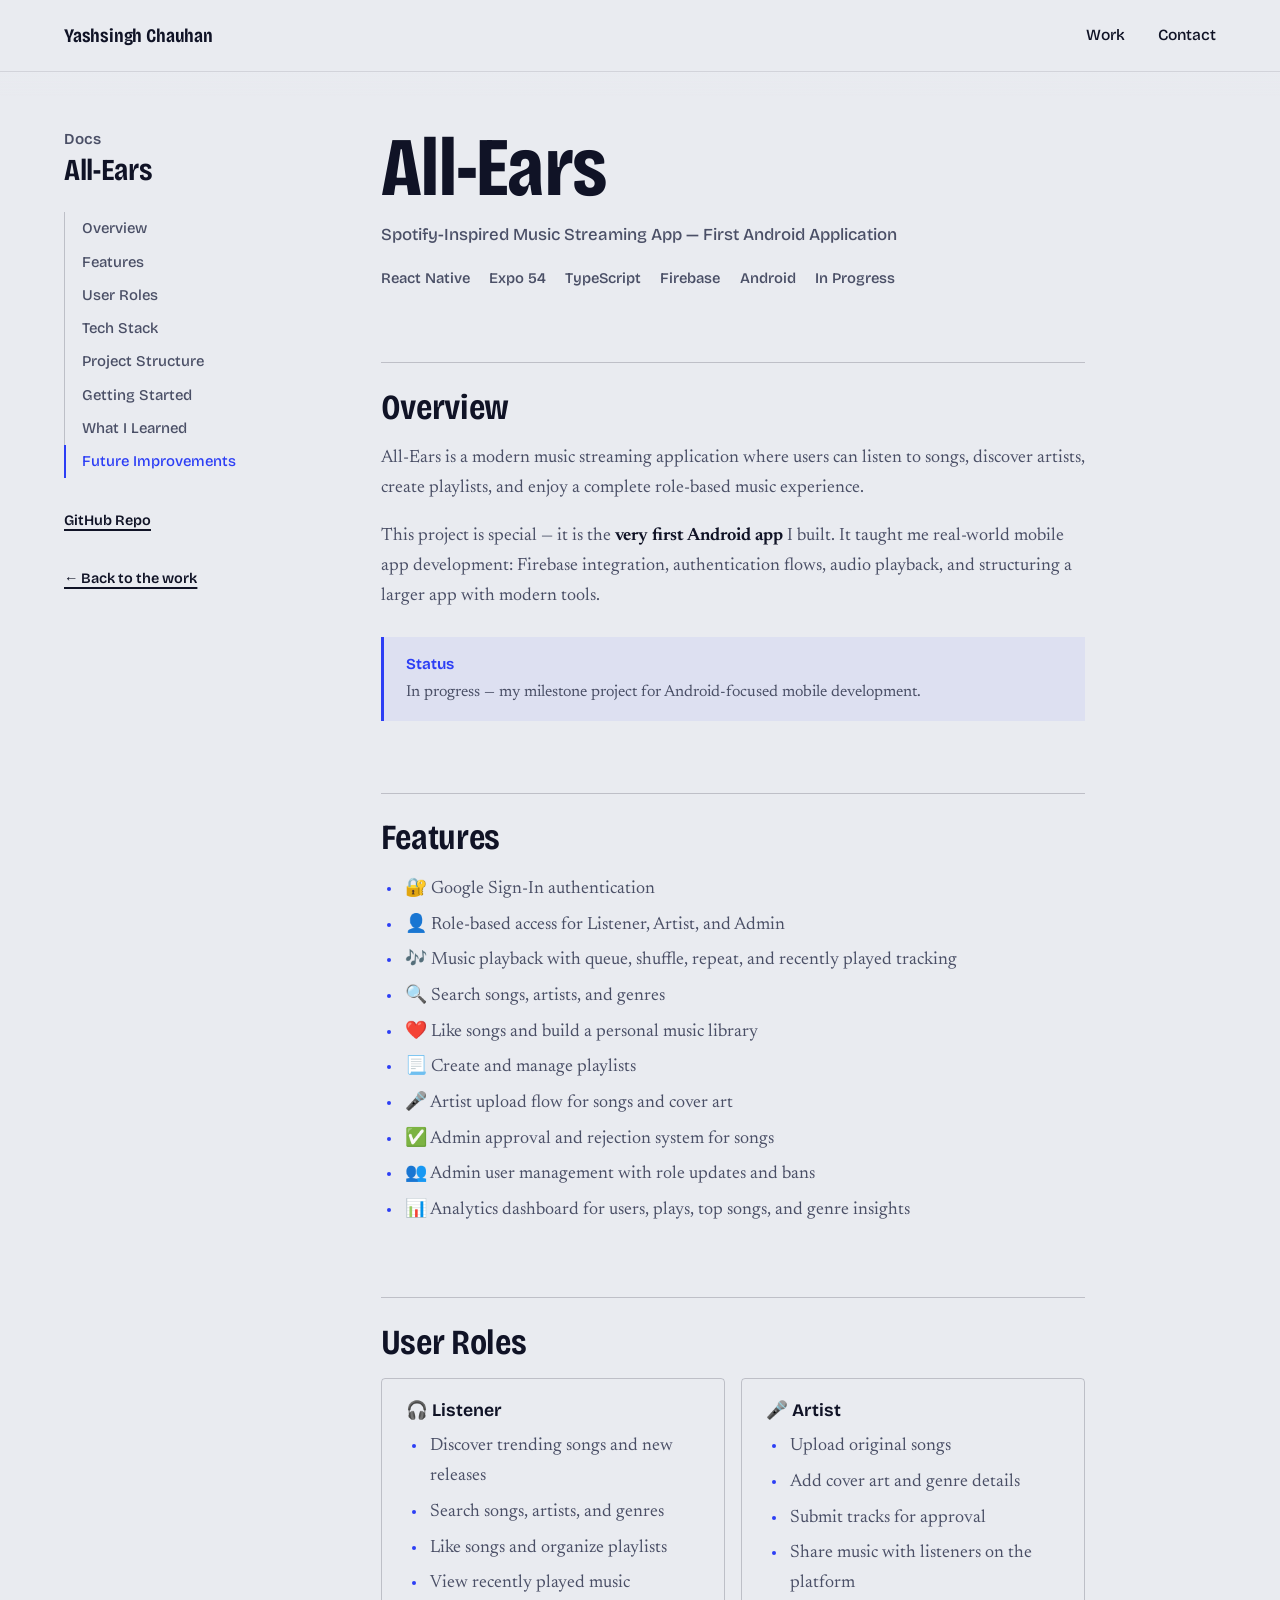
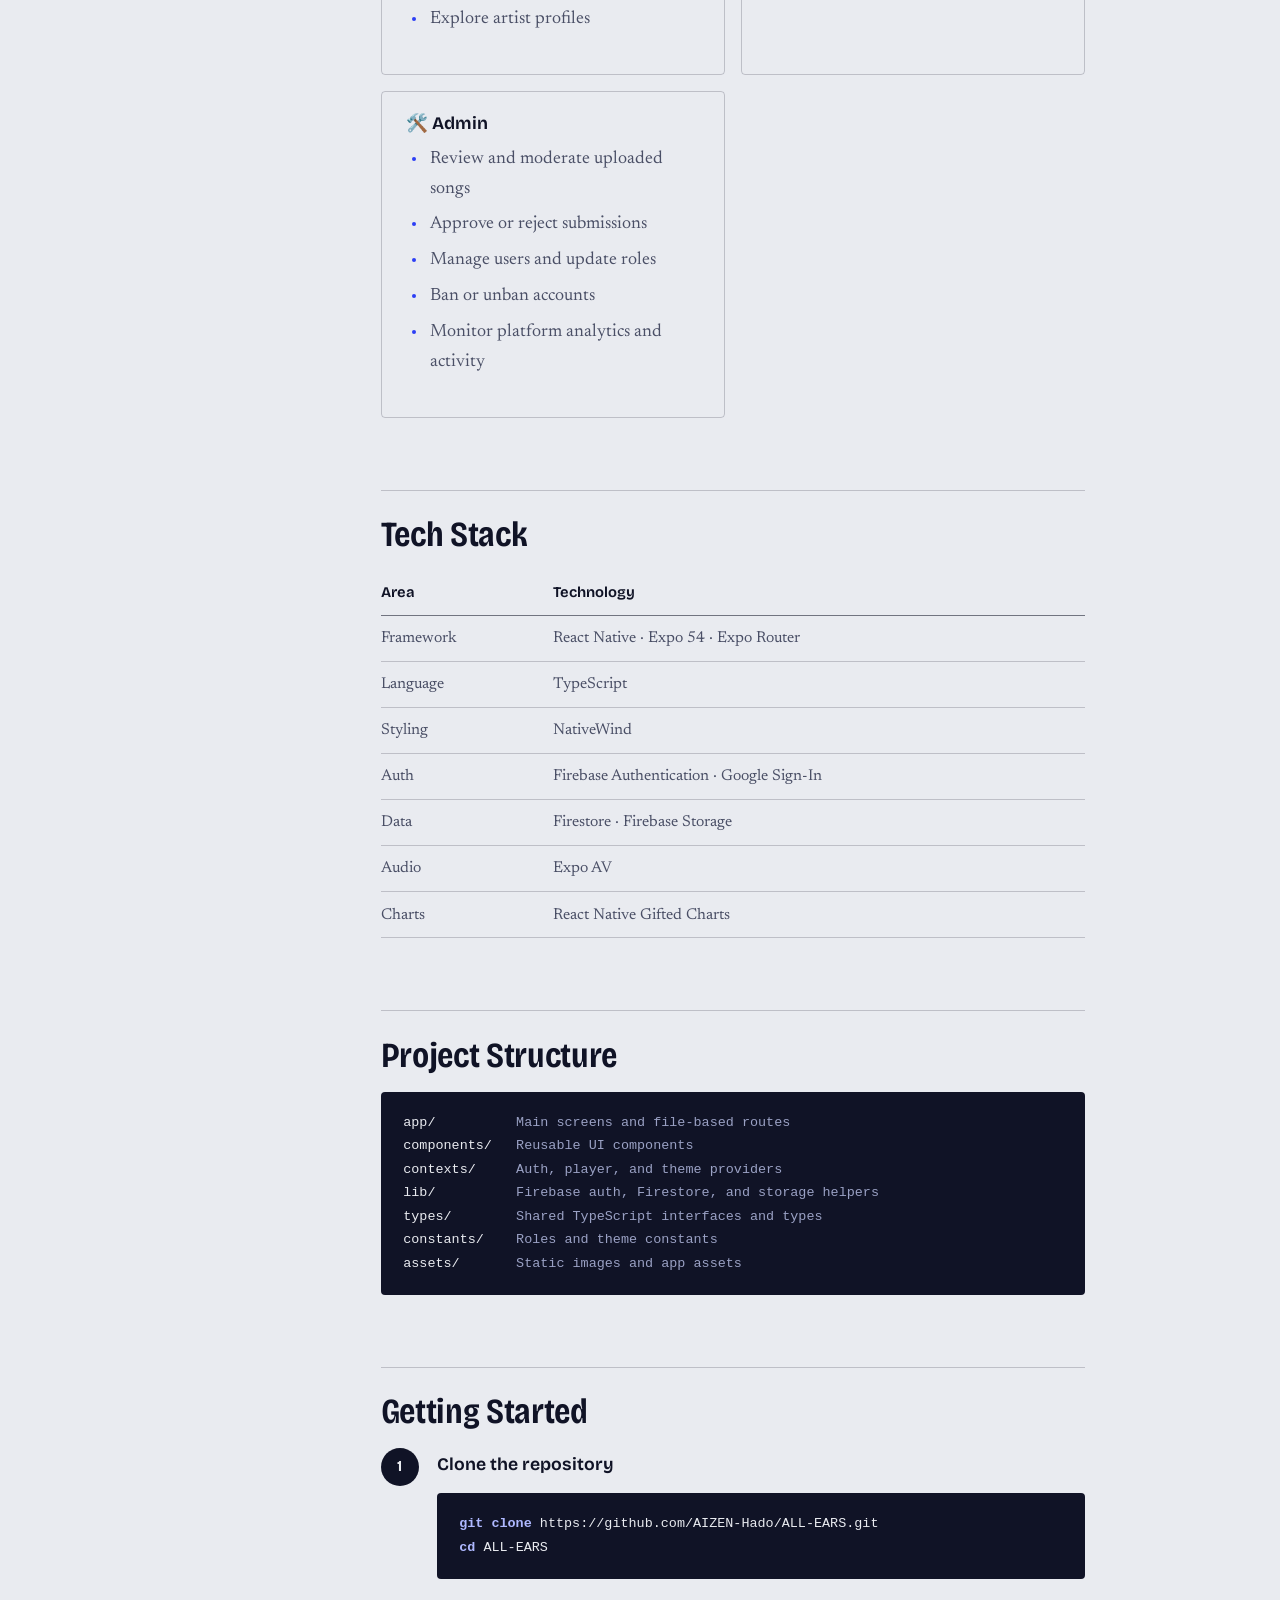
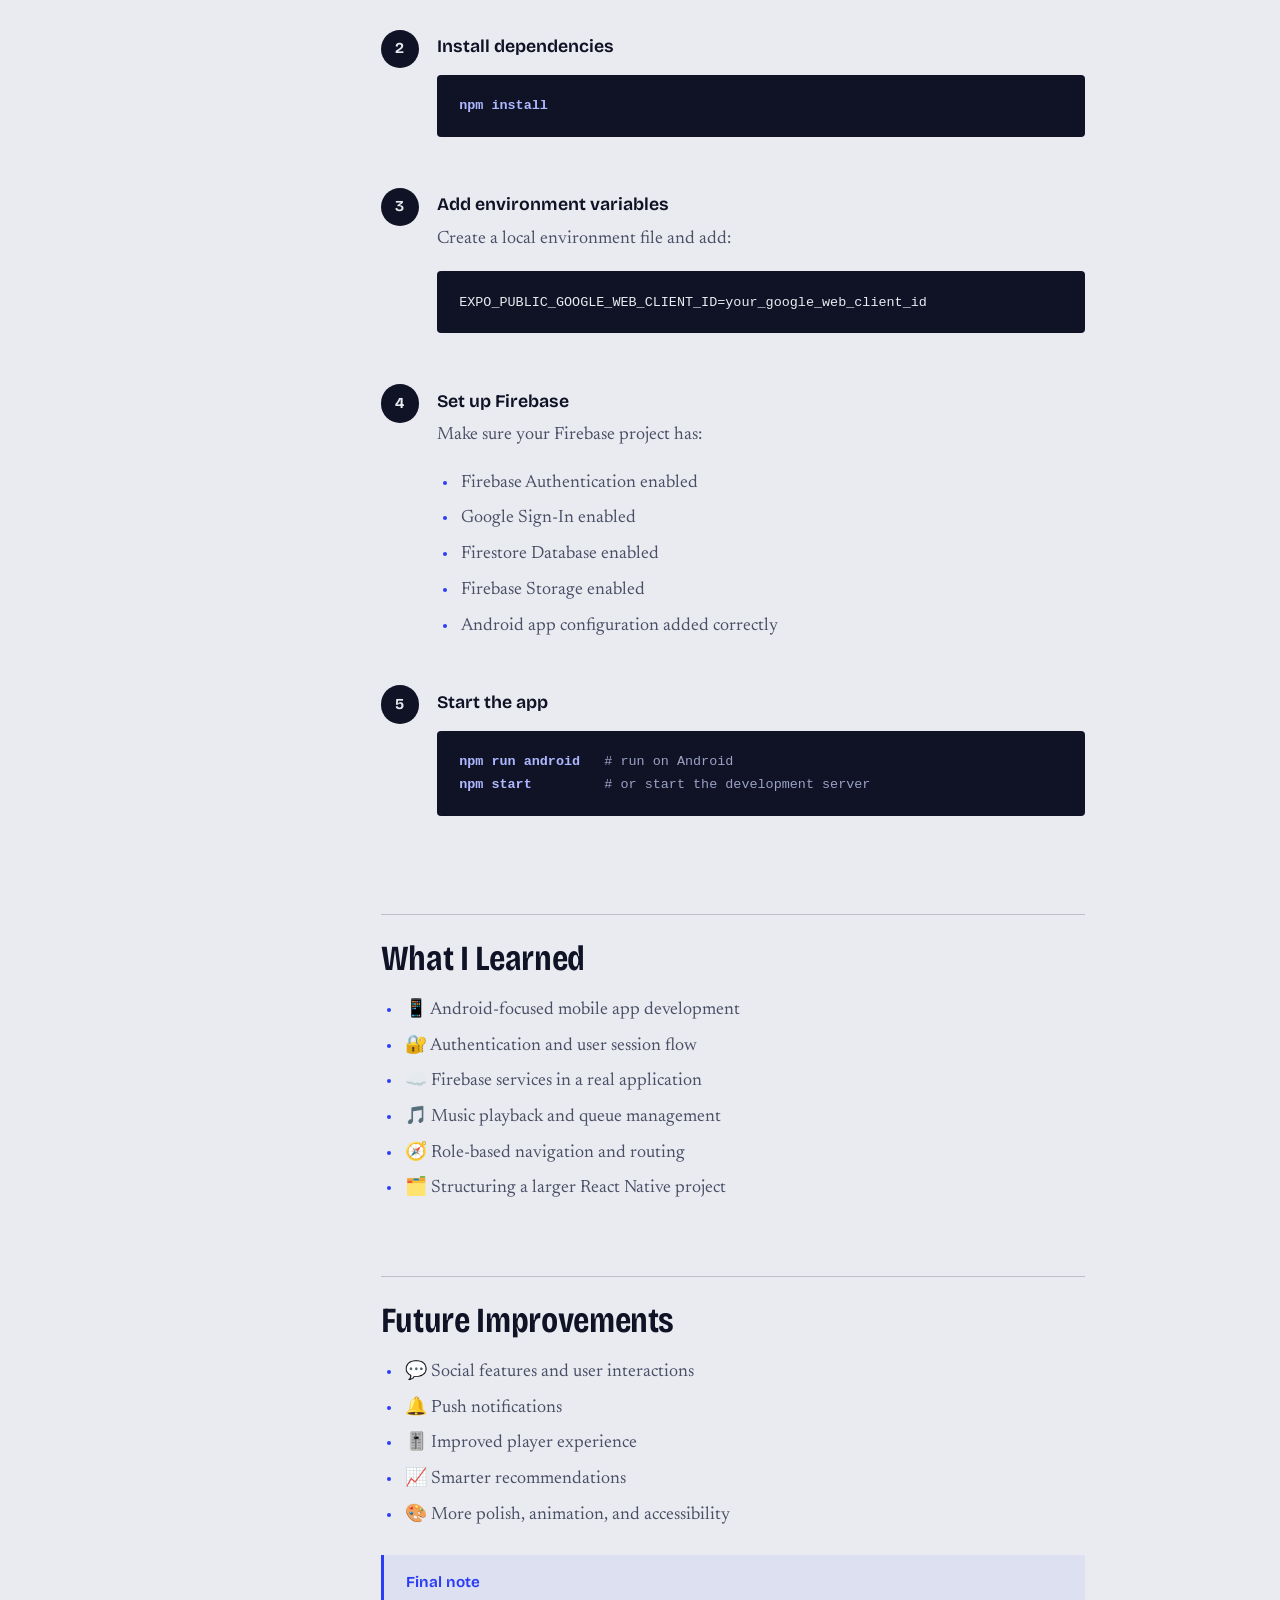
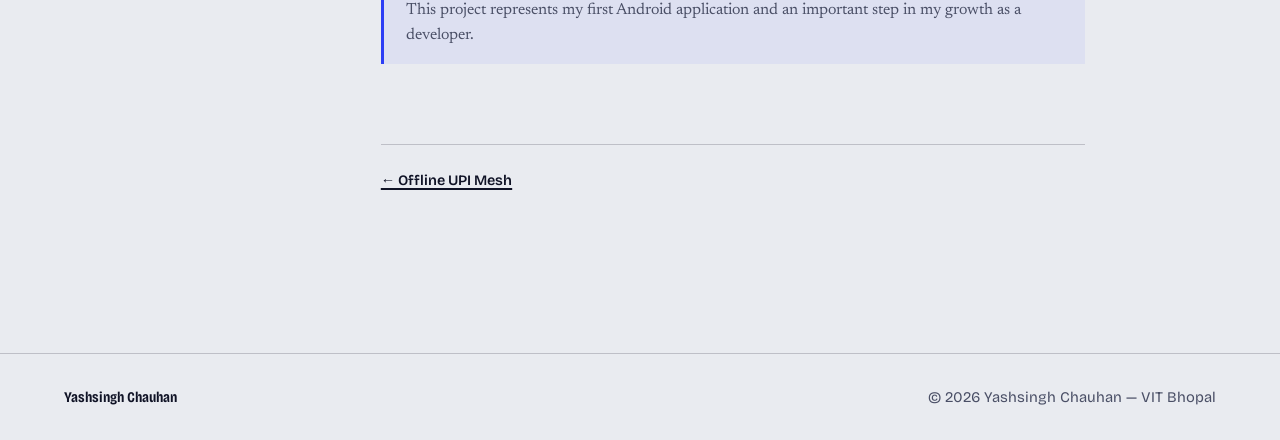
<file: docs/allears.html>
<!DOCTYPE html>
<html lang="en">
<head>
  <meta charset="UTF-8">
  <meta name="viewport" content="width=device-width, initial-scale=1.0">
  <title>All-Ears — Docs — Yashsingh Chauhan</title>
  <meta name="description" content="All-Ears documentation: a Spotify-inspired music streaming Android app built with React Native, Expo, and Firebase — features, roles, setup, and roadmap.">
  <link rel="icon" href="data:image/svg+xml,%3Csvg xmlns=%27http://www.w3.org/2000/svg%27 viewBox=%270 0 32 32%27%3E%3Crect width=%2732%27 height=%2732%27 fill=%27%23E9EBF0%27/%3E%3Cg fill=%27%232C3EF5%27%3E%3Ccircle cx=%2716%27 cy=%2716%27 r=%274%27/%3E%3Ccircle cx=%277%27 cy=%279%27 r=%272%27/%3E%3Ccircle cx=%2725%27 cy=%2712%27 r=%272.4%27/%3E%3Ccircle cx=%2721%27 cy=%2726%27 r=%272%27/%3E%3Ccircle cx=%279%27 cy=%2724%27 r=%271.8%27/%3E%3C/g%3E%3C/svg%3E">
  <link rel="stylesheet" href="../css/site.css">
  <link rel="stylesheet" href="../css/docs.css">
</head>
<body>

  <nav class="nav is-solid">
    <a href="../index.html" class="nav__wordmark">Yashsingh Chauhan</a>
    <ul class="nav__links">
      <li><a href="../index.html#work">Work</a></li>
      <li><a href="../index.html#contact">Contact</a></li>
    </ul>
  </nav>

  <main class="container docs">

    <!-- ============ SIDEBAR ============ -->
    <aside class="docs__side">
      <p class="eyebrow">Docs</p>
      <h2 class="docs__sidetitle">All-Ears</h2>
      <nav class="docs__toc">
        <a href="#overview">Overview</a>
        <a href="#features">Features</a>
        <a href="#roles">User Roles</a>
        <a href="#tech-stack">Tech Stack</a>
        <a href="#structure">Project Structure</a>
        <a href="#getting-started">Getting Started</a>
        <a href="#learned">What I Learned</a>
        <a href="#roadmap">Future Improvements</a>
      </nav>
      <a class="btn-ghost btn-ghost--sm docs__back" href="https://github.com/AIZEN-Hado/ALL-EARS" target="_blank" rel="noopener">GitHub Repo</a>
      <a class="btn-ghost btn-ghost--sm docs__back" href="../index.html#p-allears">&larr; Back to the work</a>
    </aside>

    <!-- ============ BODY ============ -->
    <article class="docs__body">
      <h1>All-Ears</h1>
      <p class="docs__tag">Spotify-Inspired Music Streaming App — First Android Application</p>

      <div class="docs__badges">
        <span>React Native</span>
        <span>Expo 54</span>
        <span>TypeScript</span>
        <span>Firebase</span>
        <span>Android</span>
        <span>In Progress</span>
      </div>

      <section id="overview">
        <h2>Overview</h2>
        <p>All-Ears is a modern music streaming application where users can listen to songs, discover artists, create playlists, and enjoy a complete role-based music experience.</p>
        <p>This project is special — it is the <b>very first Android app</b> I built. It taught me real-world mobile app development: Firebase integration, authentication flows, audio playback, and structuring a larger app with modern tools.</p>
        <div class="callout"><b>Status</b>In progress — my milestone project for Android-focused mobile development.</div>
      </section>

      <section id="features">
        <h2>Features</h2>
        <ul>
          <li>🔐 Google Sign-In authentication</li>
          <li>👤 Role-based access for Listener, Artist, and Admin</li>
          <li>🎶 Music playback with queue, shuffle, repeat, and recently played tracking</li>
          <li>🔍 Search songs, artists, and genres</li>
          <li>❤️ Like songs and build a personal music library</li>
          <li>📃 Create and manage playlists</li>
          <li>🎤 Artist upload flow for songs and cover art</li>
          <li>✅ Admin approval and rejection system for songs</li>
          <li>👥 Admin user management with role updates and bans</li>
          <li>📊 Analytics dashboard for users, plays, top songs, and genre insights</li>
        </ul>
      </section>

      <section id="roles">
        <h2>User Roles</h2>
        <div class="card-grid">
          <div class="card">
            <h3>🎧 Listener</h3>
            <ul>
              <li>Discover trending songs and new releases</li>
              <li>Search songs, artists, and genres</li>
              <li>Like songs and organize playlists</li>
              <li>View recently played music</li>
              <li>Explore artist profiles</li>
            </ul>
          </div>
          <div class="card">
            <h3>🎤 Artist</h3>
            <ul>
              <li>Upload original songs</li>
              <li>Add cover art and genre details</li>
              <li>Submit tracks for approval</li>
              <li>Share music with listeners on the platform</li>
            </ul>
          </div>
          <div class="card">
            <h3>🛠️ Admin</h3>
            <ul>
              <li>Review and moderate uploaded songs</li>
              <li>Approve or reject submissions</li>
              <li>Manage users and update roles</li>
              <li>Ban or unban accounts</li>
              <li>Monitor platform analytics and activity</li>
            </ul>
          </div>
        </div>
      </section>

      <section id="tech-stack">
        <h2>Tech Stack</h2>
        <div class="tblwrap"><table>
          <tr><th>Area</th><th>Technology</th></tr>
          <tr><td>Framework</td><td>React Native · Expo 54 · Expo Router</td></tr>
          <tr><td>Language</td><td>TypeScript</td></tr>
          <tr><td>Styling</td><td>NativeWind</td></tr>
          <tr><td>Auth</td><td>Firebase Authentication · Google Sign-In</td></tr>
          <tr><td>Data</td><td>Firestore · Firebase Storage</td></tr>
          <tr><td>Audio</td><td>Expo AV</td></tr>
          <tr><td>Charts</td><td>React Native Gifted Charts</td></tr>
        </table></div>
      </section>

      <section id="structure">
        <h2>Project Structure</h2>
        <pre><code>app/          <span class="c">Main screens and file-based routes</span>
components/   <span class="c">Reusable UI components</span>
contexts/     <span class="c">Auth, player, and theme providers</span>
lib/          <span class="c">Firebase auth, Firestore, and storage helpers</span>
types/        <span class="c">Shared TypeScript interfaces and types</span>
constants/    <span class="c">Roles and theme constants</span>
assets/       <span class="c">Static images and app assets</span></code></pre>
      </section>

      <section id="getting-started">
        <h2>Getting Started</h2>
        <div class="step">
          <span class="step__num">1</span>
          <div class="step__body">
            <h3>Clone the repository</h3>
            <pre><code><span class="k">git clone</span> https://github.com/AIZEN-Hado/ALL-EARS.git
<span class="k">cd</span> ALL-EARS</code></pre>
          </div>
        </div>
        <div class="step">
          <span class="step__num">2</span>
          <div class="step__body">
            <h3>Install dependencies</h3>
            <pre><code><span class="k">npm install</span></code></pre>
          </div>
        </div>
        <div class="step">
          <span class="step__num">3</span>
          <div class="step__body">
            <h3>Add environment variables</h3>
            <p>Create a local environment file and add:</p>
            <pre><code>EXPO_PUBLIC_GOOGLE_WEB_CLIENT_ID=your_google_web_client_id</code></pre>
          </div>
        </div>
        <div class="step">
          <span class="step__num">4</span>
          <div class="step__body">
            <h3>Set up Firebase</h3>
            <p>Make sure your Firebase project has:</p>
            <ul>
              <li>Firebase Authentication enabled</li>
              <li>Google Sign-In enabled</li>
              <li>Firestore Database enabled</li>
              <li>Firebase Storage enabled</li>
              <li>Android app configuration added correctly</li>
            </ul>
          </div>
        </div>
        <div class="step">
          <span class="step__num">5</span>
          <div class="step__body">
            <h3>Start the app</h3>
            <pre><code><span class="k">npm run android</span>   <span class="c"># run on Android</span>
<span class="k">npm start</span>         <span class="c"># or start the development server</span></code></pre>
          </div>
        </div>
      </section>

      <section id="learned">
        <h2>What I Learned</h2>
        <ul>
          <li>📱 Android-focused mobile app development</li>
          <li>🔐 Authentication and user session flow</li>
          <li>☁️ Firebase services in a real application</li>
          <li>🎵 Music playback and queue management</li>
          <li>🧭 Role-based navigation and routing</li>
          <li>🗂️ Structuring a larger React Native project</li>
        </ul>
      </section>

      <section id="roadmap">
        <h2>Future Improvements</h2>
        <ul>
          <li>💬 Social features and user interactions</li>
          <li>🔔 Push notifications</li>
          <li>🎚️ Improved player experience</li>
          <li>📈 Smarter recommendations</li>
          <li>🎨 More polish, animation, and accessibility</li>
        </ul>
        <div class="callout"><b>Final note</b>This project represents my first Android application and an important step in my growth as a developer.</div>
      </section>

      <nav class="docs__pager">
        <a class="btn-ghost btn-ghost--sm" href="upimesh.html">&larr; Offline UPI Mesh</a>
        <span></span>
      </nav>
    </article>

  </main>

  <footer class="footer">
    <div class="container footer__grid">
      <span class="footer__mark">Yashsingh Chauhan</span>
      <span class="footer__legal">© 2026 Yashsingh Chauhan — VIT Bhopal</span>
    </div>
  </footer>

  <script>
    (function () {
      var toc = document.querySelectorAll(".docs__toc a");
      toc.forEach(function (a) {
        var s = document.querySelector(a.getAttribute("href"));
        if (!s) return;
        new IntersectionObserver(function (entries) {
          entries.forEach(function (e) {
            if (e.isIntersecting) {
              toc.forEach(function (x) { x.classList.remove("is-active"); });
              a.classList.add("is-active");
            }
          });
        }, { rootMargin: "-20% 0px -70% 0px" }).observe(s);
      });
    })();
  </script>
</body>
</html>
</file>
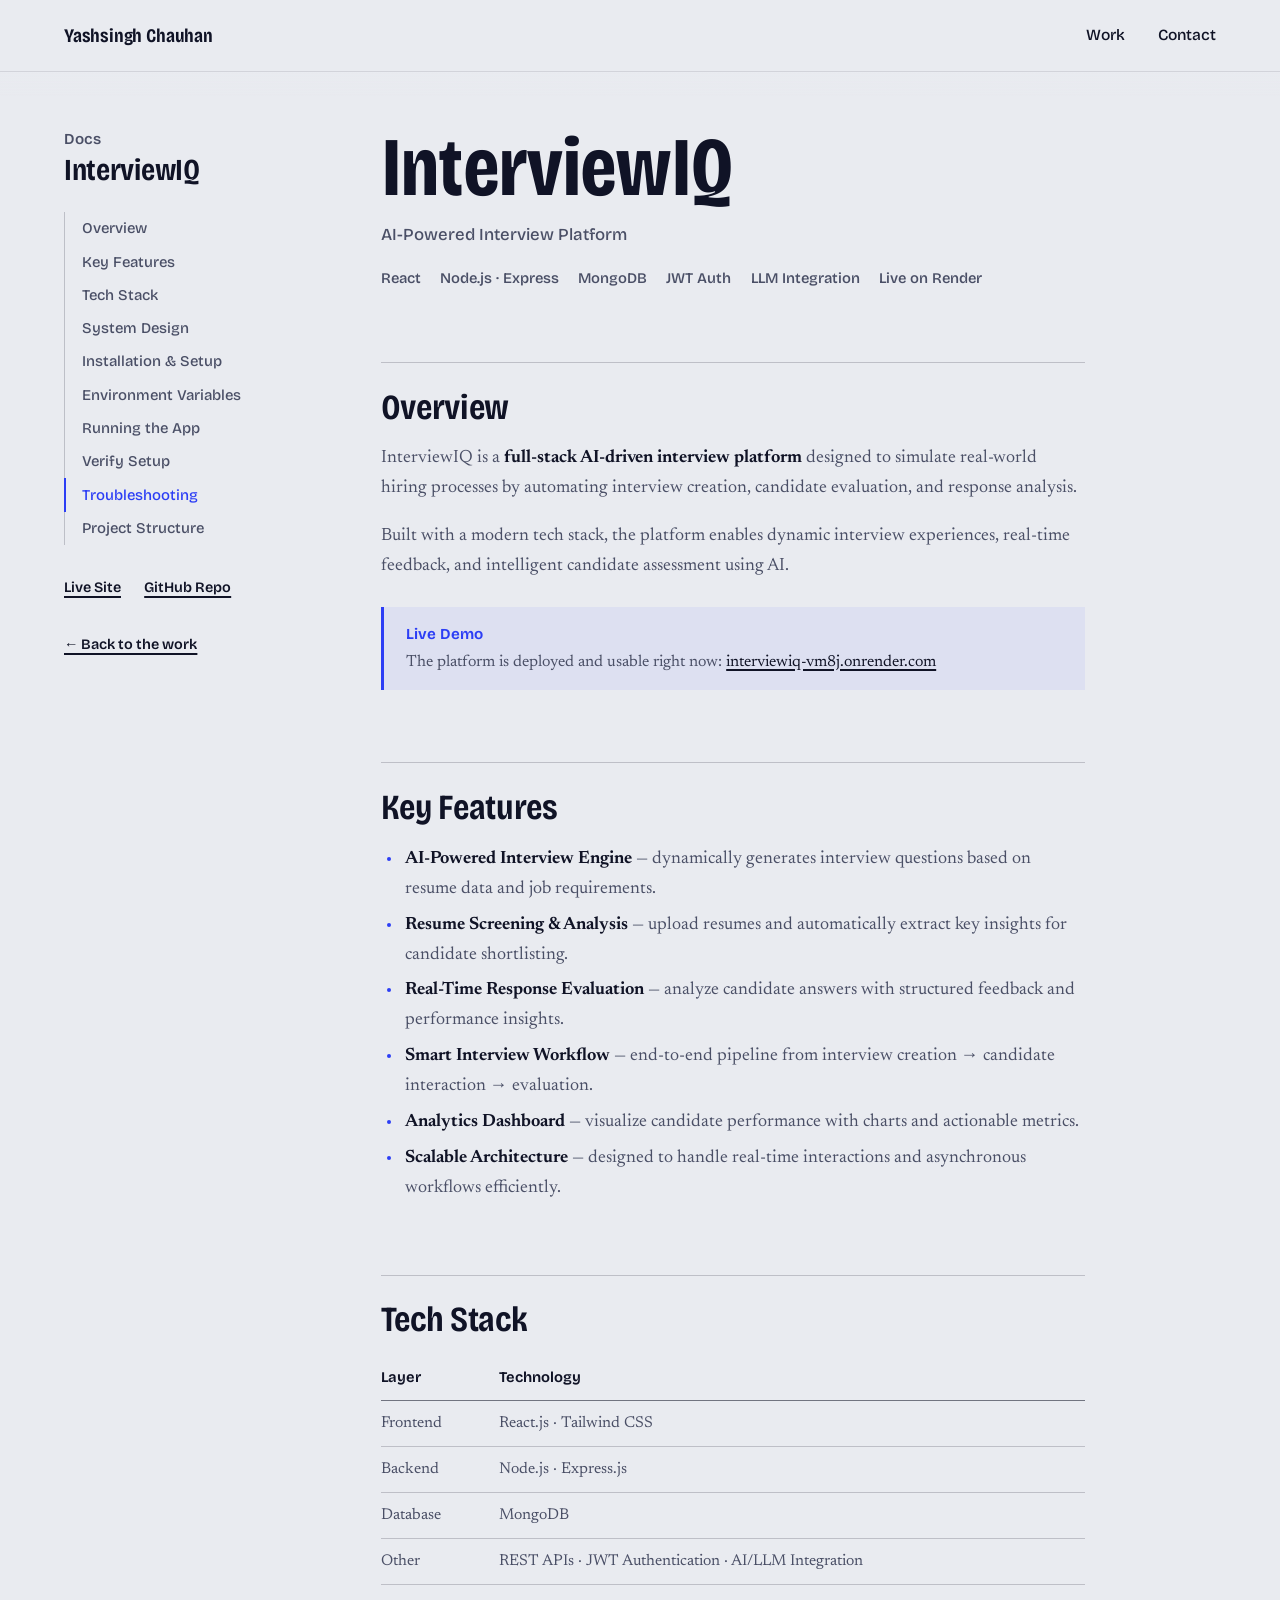
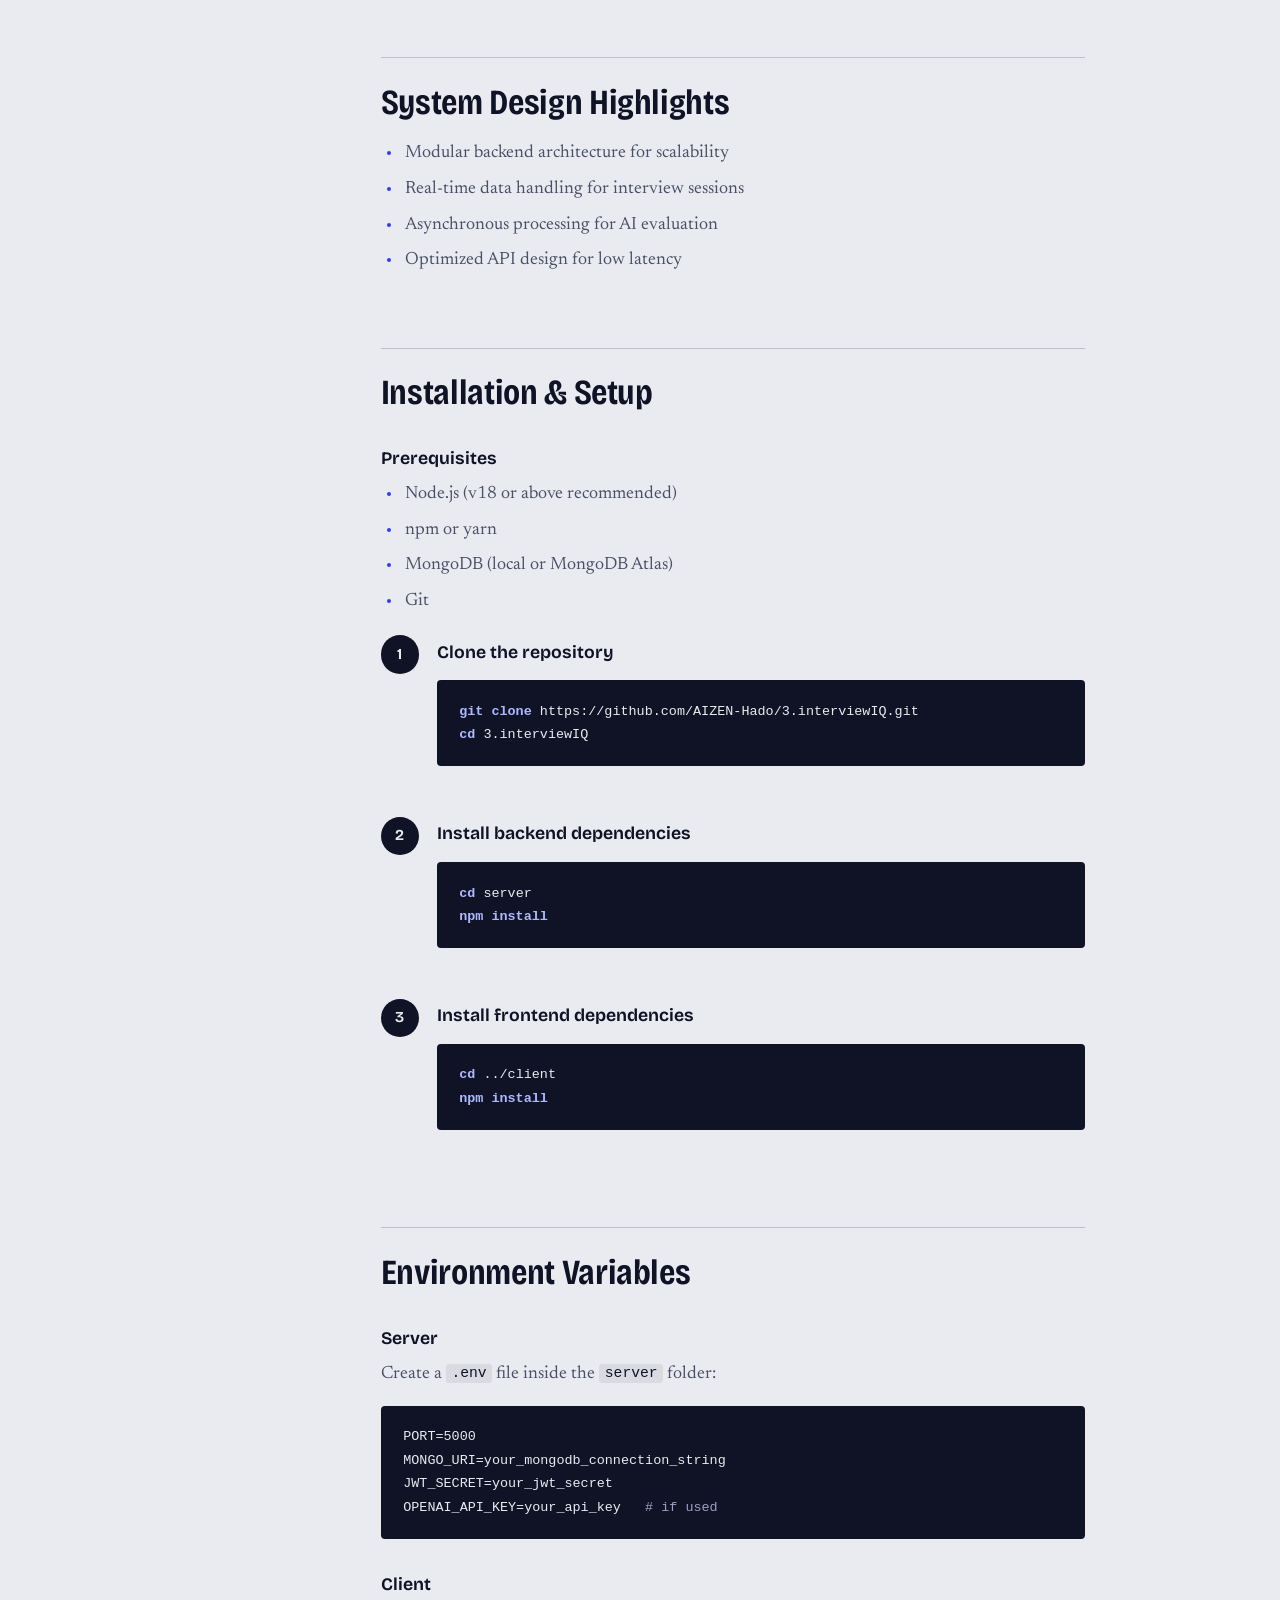
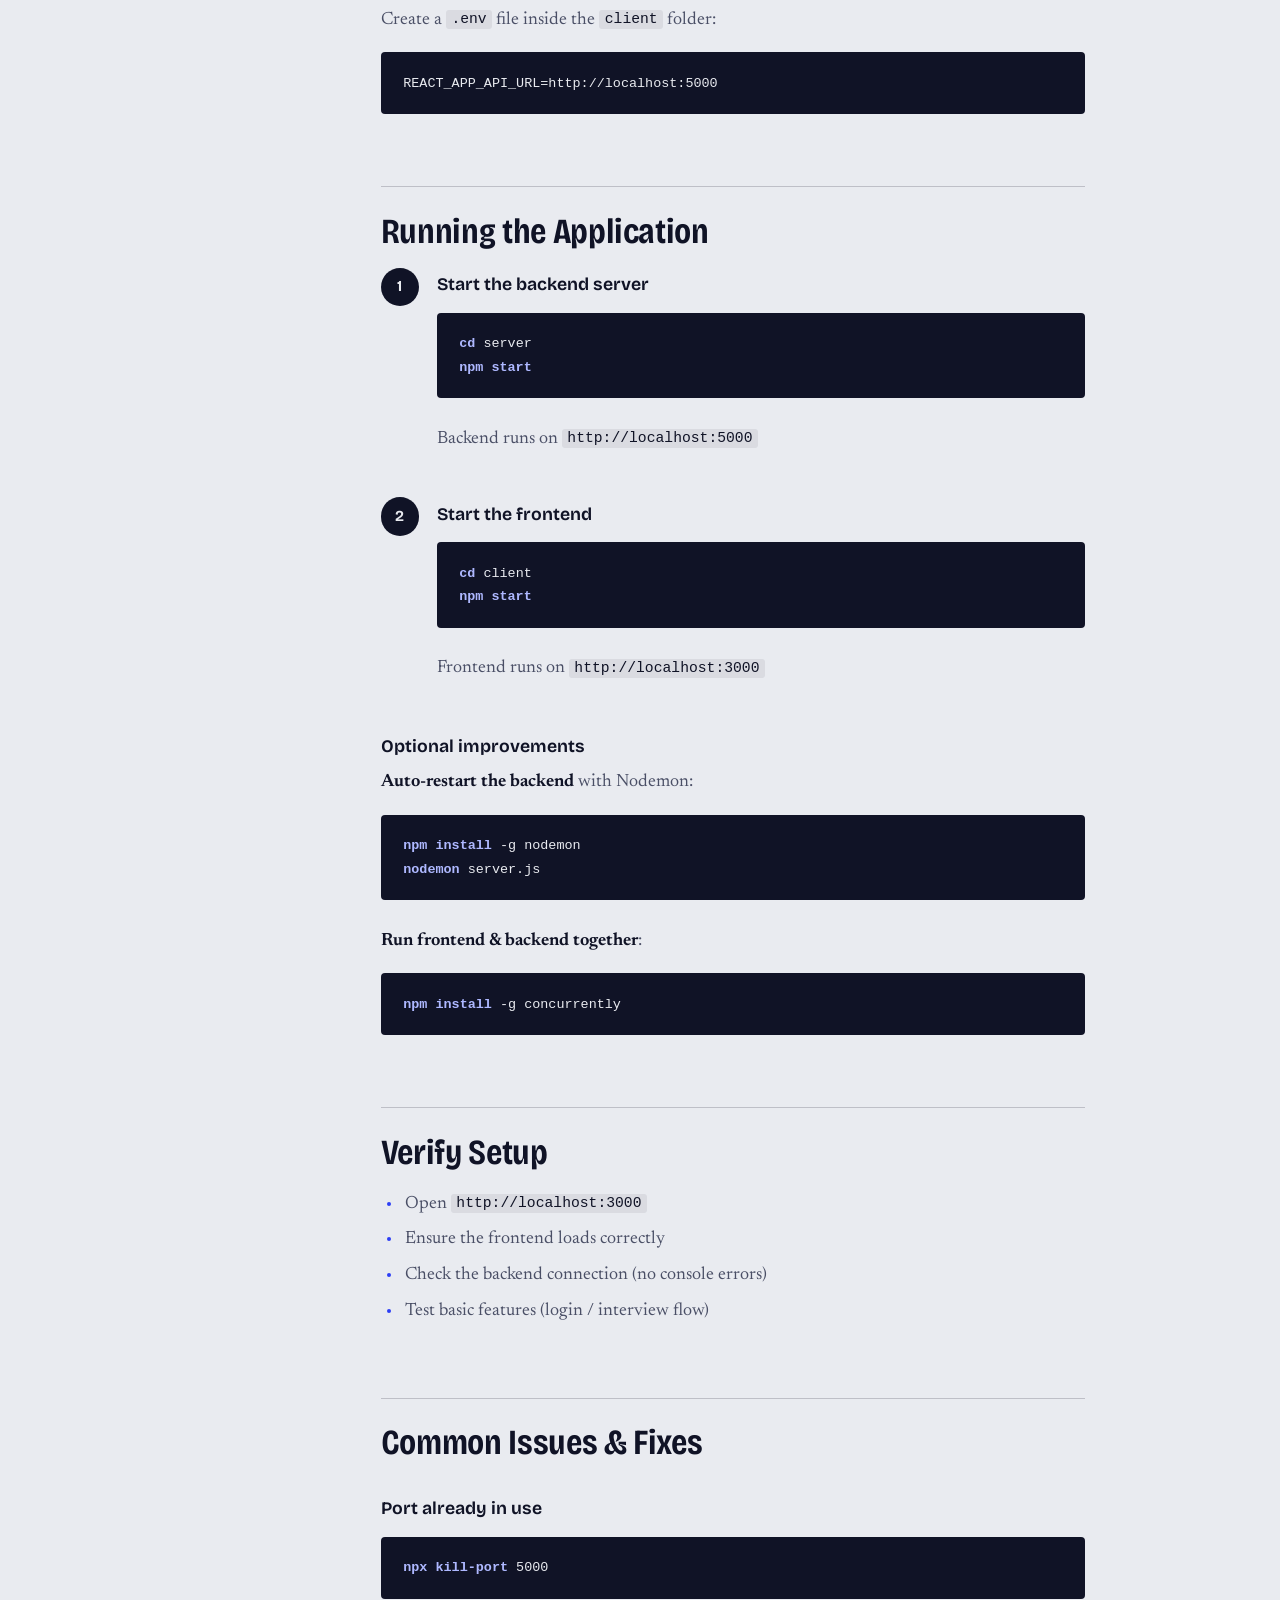
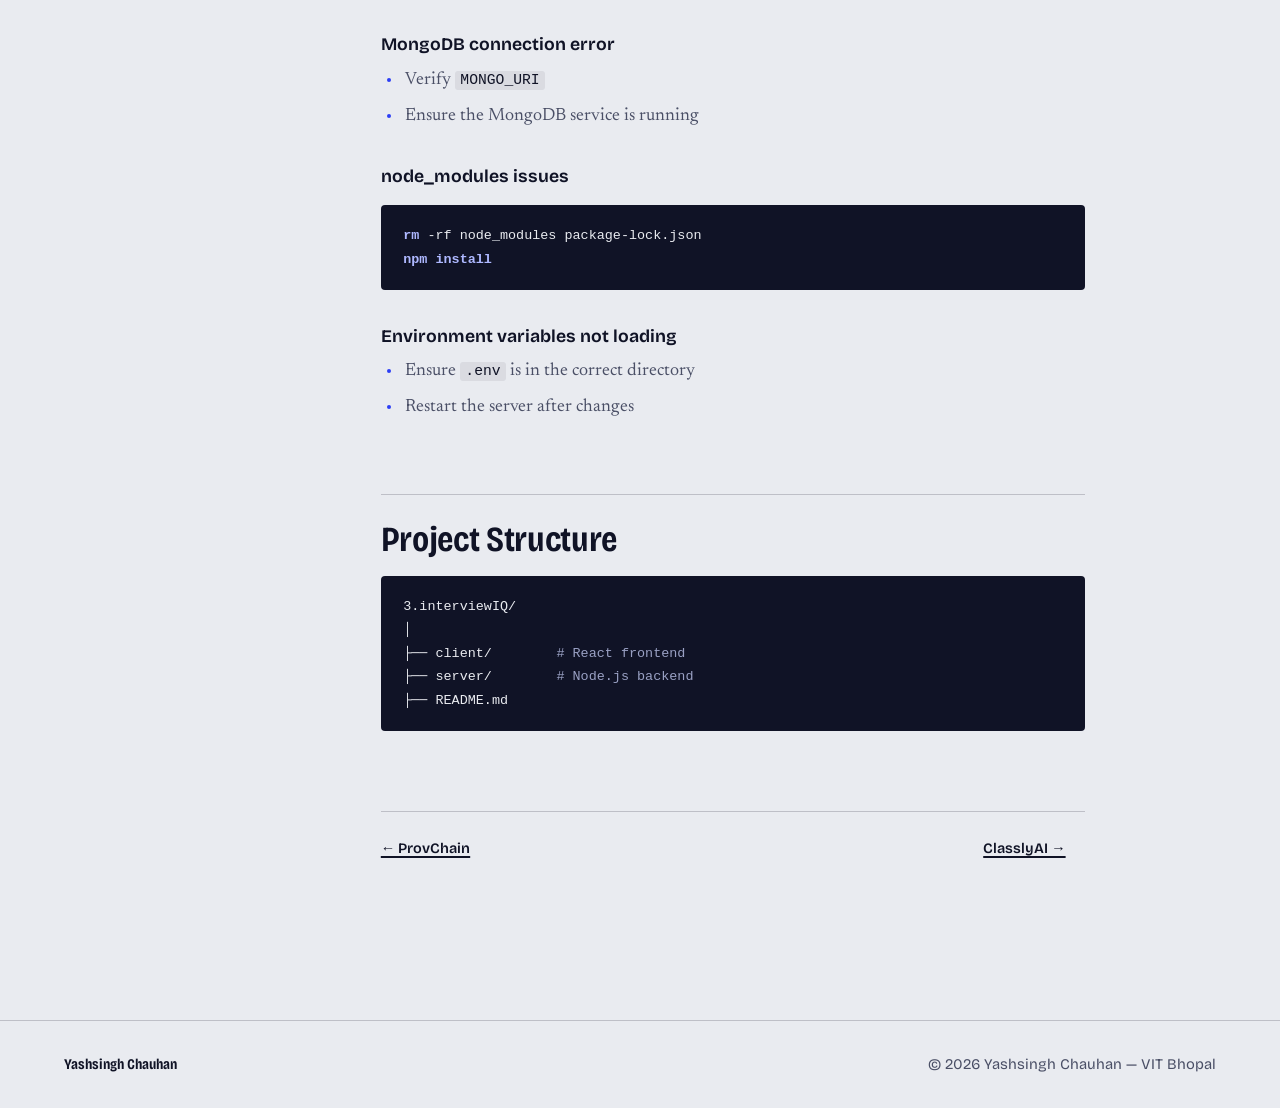
<file: docs/interviewiq.html>
<!DOCTYPE html>
<html lang="en">
<head>
  <meta charset="UTF-8">
  <meta name="viewport" content="width=device-width, initial-scale=1.0">
  <title>InterviewIQ — Docs — Yashsingh Chauhan</title>
  <meta name="description" content="InterviewIQ documentation: a full-stack AI-driven interview platform — features, setup guide, environment configuration, and troubleshooting.">
  <link rel="icon" href="data:image/svg+xml,%3Csvg xmlns=%27http://www.w3.org/2000/svg%27 viewBox=%270 0 32 32%27%3E%3Crect width=%2732%27 height=%2732%27 fill=%27%23E9EBF0%27/%3E%3Cg fill=%27%232C3EF5%27%3E%3Ccircle cx=%2716%27 cy=%2716%27 r=%274%27/%3E%3Ccircle cx=%277%27 cy=%279%27 r=%272%27/%3E%3Ccircle cx=%2725%27 cy=%2712%27 r=%272.4%27/%3E%3Ccircle cx=%2721%27 cy=%2726%27 r=%272%27/%3E%3Ccircle cx=%279%27 cy=%2724%27 r=%271.8%27/%3E%3C/g%3E%3C/svg%3E">
  <link rel="stylesheet" href="../css/site.css">
  <link rel="stylesheet" href="../css/docs.css">
</head>
<body>

  <nav class="nav is-solid">
    <a href="../index.html" class="nav__wordmark">Yashsingh Chauhan</a>
    <ul class="nav__links">
      <li><a href="../index.html#work">Work</a></li>
      <li><a href="../index.html#contact">Contact</a></li>
    </ul>
  </nav>

  <main class="container docs">

    <!-- ============ SIDEBAR ============ -->
    <aside class="docs__side">
      <p class="eyebrow">Docs</p>
      <h2 class="docs__sidetitle">InterviewIQ</h2>
      <nav class="docs__toc">
        <a href="#overview">Overview</a>
        <a href="#features">Key Features</a>
        <a href="#tech-stack">Tech Stack</a>
        <a href="#system-design">System Design</a>
        <a href="#getting-started">Installation &amp; Setup</a>
        <a href="#environment">Environment Variables</a>
        <a href="#running">Running the App</a>
        <a href="#verify">Verify Setup</a>
        <a href="#troubleshooting">Troubleshooting</a>
        <a href="#structure">Project Structure</a>
      </nav>
      <a class="btn-ghost btn-ghost--sm docs__back" href="https://interviewiq-vm8j.onrender.com" target="_blank" rel="noopener">Live Site</a>
      <a class="btn-ghost btn-ghost--sm docs__back" href="https://github.com/AIZEN-Hado/3.interviewIQ" target="_blank" rel="noopener">GitHub Repo</a>
      <a class="btn-ghost btn-ghost--sm docs__back" href="../index.html#p-interviewiq">&larr; Back to the work</a>
    </aside>

    <!-- ============ BODY ============ -->
    <article class="docs__body">
      <h1>InterviewIQ</h1>
      <p class="docs__tag">AI-Powered Interview Platform</p>

      <div class="docs__badges">
        <span>React</span>
        <span>Node.js · Express</span>
        <span>MongoDB</span>
        <span>JWT Auth</span>
        <span>LLM Integration</span>
        <span>Live on Render</span>
      </div>

      <section id="overview">
        <h2>Overview</h2>
        <p>InterviewIQ is a <b>full-stack AI-driven interview platform</b> designed to simulate real-world hiring processes by automating interview creation, candidate evaluation, and response analysis.</p>
        <p>Built with a modern tech stack, the platform enables dynamic interview experiences, real-time feedback, and intelligent candidate assessment using AI.</p>
        <div class="callout"><b>Live Demo</b>The platform is deployed and usable right now: <a href="https://interviewiq-vm8j.onrender.com" target="_blank" rel="noopener">interviewiq-vm8j.onrender.com</a></div>

      </section>

      <section id="features">
        <h2>Key Features</h2>
        <ul>
          <li><b>AI-Powered Interview Engine</b> — dynamically generates interview questions based on resume data and job requirements.</li>
          <li><b>Resume Screening &amp; Analysis</b> — upload resumes and automatically extract key insights for candidate shortlisting.</li>
          <li><b>Real-Time Response Evaluation</b> — analyze candidate answers with structured feedback and performance insights.</li>
          <li><b>Smart Interview Workflow</b> — end-to-end pipeline from interview creation → candidate interaction → evaluation.</li>
          <li><b>Analytics Dashboard</b> — visualize candidate performance with charts and actionable metrics.</li>
          <li><b>Scalable Architecture</b> — designed to handle real-time interactions and asynchronous workflows efficiently.</li>
        </ul>
      </section>

      <section id="tech-stack">
        <h2>Tech Stack</h2>
        <div class="tblwrap"><table>
          <tr><th>Layer</th><th>Technology</th></tr>
          <tr><td>Frontend</td><td>React.js · Tailwind CSS</td></tr>
          <tr><td>Backend</td><td>Node.js · Express.js</td></tr>
          <tr><td>Database</td><td>MongoDB</td></tr>
          <tr><td>Other</td><td>REST APIs · JWT Authentication · AI/LLM Integration</td></tr>
        </table></div>
      </section>

      <section id="system-design">
        <h2>System Design Highlights</h2>
        <ul>
          <li>Modular backend architecture for scalability</li>
          <li>Real-time data handling for interview sessions</li>
          <li>Asynchronous processing for AI evaluation</li>
          <li>Optimized API design for low latency</li>
        </ul>
      </section>

      <section id="getting-started">
        <h2>Installation &amp; Setup</h2>
        <h3>Prerequisites</h3>
        <ul>
          <li>Node.js (v18 or above recommended)</li>
          <li>npm or yarn</li>
          <li>MongoDB (local or MongoDB Atlas)</li>
          <li>Git</li>
        </ul>

        <div class="step">
          <span class="step__num">1</span>
          <div class="step__body">
            <h3>Clone the repository</h3>
            <pre><code><span class="k">git clone</span> https://github.com/AIZEN-Hado/3.interviewIQ.git
<span class="k">cd</span> 3.interviewIQ</code></pre>
          </div>
        </div>
        <div class="step">
          <span class="step__num">2</span>
          <div class="step__body">
            <h3>Install backend dependencies</h3>
            <pre><code><span class="k">cd</span> server
<span class="k">npm install</span></code></pre>
          </div>
        </div>
        <div class="step">
          <span class="step__num">3</span>
          <div class="step__body">
            <h3>Install frontend dependencies</h3>
            <pre><code><span class="k">cd</span> ../client
<span class="k">npm install</span></code></pre>
          </div>
        </div>
      </section>

      <section id="environment">
        <h2>Environment Variables</h2>
        <h3>Server</h3>
        <p>Create a <code>.env</code> file inside the <code>server</code> folder:</p>
        <pre><code>PORT=5000
MONGO_URI=your_mongodb_connection_string
JWT_SECRET=your_jwt_secret
OPENAI_API_KEY=your_api_key   <span class="c"># if used</span></code></pre>
        <h3>Client</h3>
        <p>Create a <code>.env</code> file inside the <code>client</code> folder:</p>
        <pre><code>REACT_APP_API_URL=http://localhost:5000</code></pre>
      </section>

      <section id="running">
        <h2>Running the Application</h2>
        <div class="step">
          <span class="step__num">1</span>
          <div class="step__body">
            <h3>Start the backend server</h3>
            <pre><code><span class="k">cd</span> server
<span class="k">npm start</span></code></pre>
            <p>Backend runs on <code>http://localhost:5000</code></p>
          </div>
        </div>
        <div class="step">
          <span class="step__num">2</span>
          <div class="step__body">
            <h3>Start the frontend</h3>
            <pre><code><span class="k">cd</span> client
<span class="k">npm start</span></code></pre>
            <p>Frontend runs on <code>http://localhost:3000</code></p>
          </div>
        </div>

        <h3>Optional improvements</h3>
        <p><b>Auto-restart the backend</b> with Nodemon:</p>
        <pre><code><span class="k">npm install</span> -g nodemon
<span class="k">nodemon</span> server.js</code></pre>
        <p><b>Run frontend &amp; backend together</b>:</p>
        <pre><code><span class="k">npm install</span> -g concurrently</code></pre>
      </section>

      <section id="verify">
        <h2>Verify Setup</h2>
        <ul>
          <li>Open <code>http://localhost:3000</code></li>
          <li>Ensure the frontend loads correctly</li>
          <li>Check the backend connection (no console errors)</li>
          <li>Test basic features (login / interview flow)</li>
        </ul>
      </section>

      <section id="troubleshooting">
        <h2>Common Issues &amp; Fixes</h2>
        <h3>Port already in use</h3>
        <pre><code><span class="k">npx kill-port</span> 5000</code></pre>
        <h3>MongoDB connection error</h3>
        <ul>
          <li>Verify <code>MONGO_URI</code></li>
          <li>Ensure the MongoDB service is running</li>
        </ul>
        <h3>node_modules issues</h3>
        <pre><code><span class="k">rm</span> -rf node_modules package-lock.json
<span class="k">npm install</span></code></pre>
        <h3>Environment variables not loading</h3>
        <ul>
          <li>Ensure <code>.env</code> is in the correct directory</li>
          <li>Restart the server after changes</li>
        </ul>
      </section>

      <section id="structure">
        <h2>Project Structure</h2>
        <pre><code>3.interviewIQ/
│
├── client/        <span class="c"># React frontend</span>
├── server/        <span class="c"># Node.js backend</span>
├── README.md</code></pre>
      </section>

      <nav class="docs__pager">
        <a class="btn-ghost btn-ghost--sm" href="provchain.html">&larr; ProvChain</a>
        <a class="btn-ghost btn-ghost--sm" href="classlyai.html">ClasslyAI &rarr;</a>
      </nav>
    </article>

  </main>

  <footer class="footer">
    <div class="container footer__grid">
      <span class="footer__mark">Yashsingh Chauhan</span>
      <span class="footer__legal">© 2026 Yashsingh Chauhan — VIT Bhopal</span>
    </div>
  </footer>

  <script>
    (function () {
      var toc = document.querySelectorAll(".docs__toc a");
      toc.forEach(function (a) {
        var s = document.querySelector(a.getAttribute("href"));
        if (!s) return;
        new IntersectionObserver(function (entries) {
          entries.forEach(function (e) {
            if (e.isIntersecting) {
              toc.forEach(function (x) { x.classList.remove("is-active"); });
              a.classList.add("is-active");
            }
          });
        }, { rootMargin: "-20% 0px -70% 0px" }).observe(s);
      });
    })();
  </script>
</body>
</html>
</file>
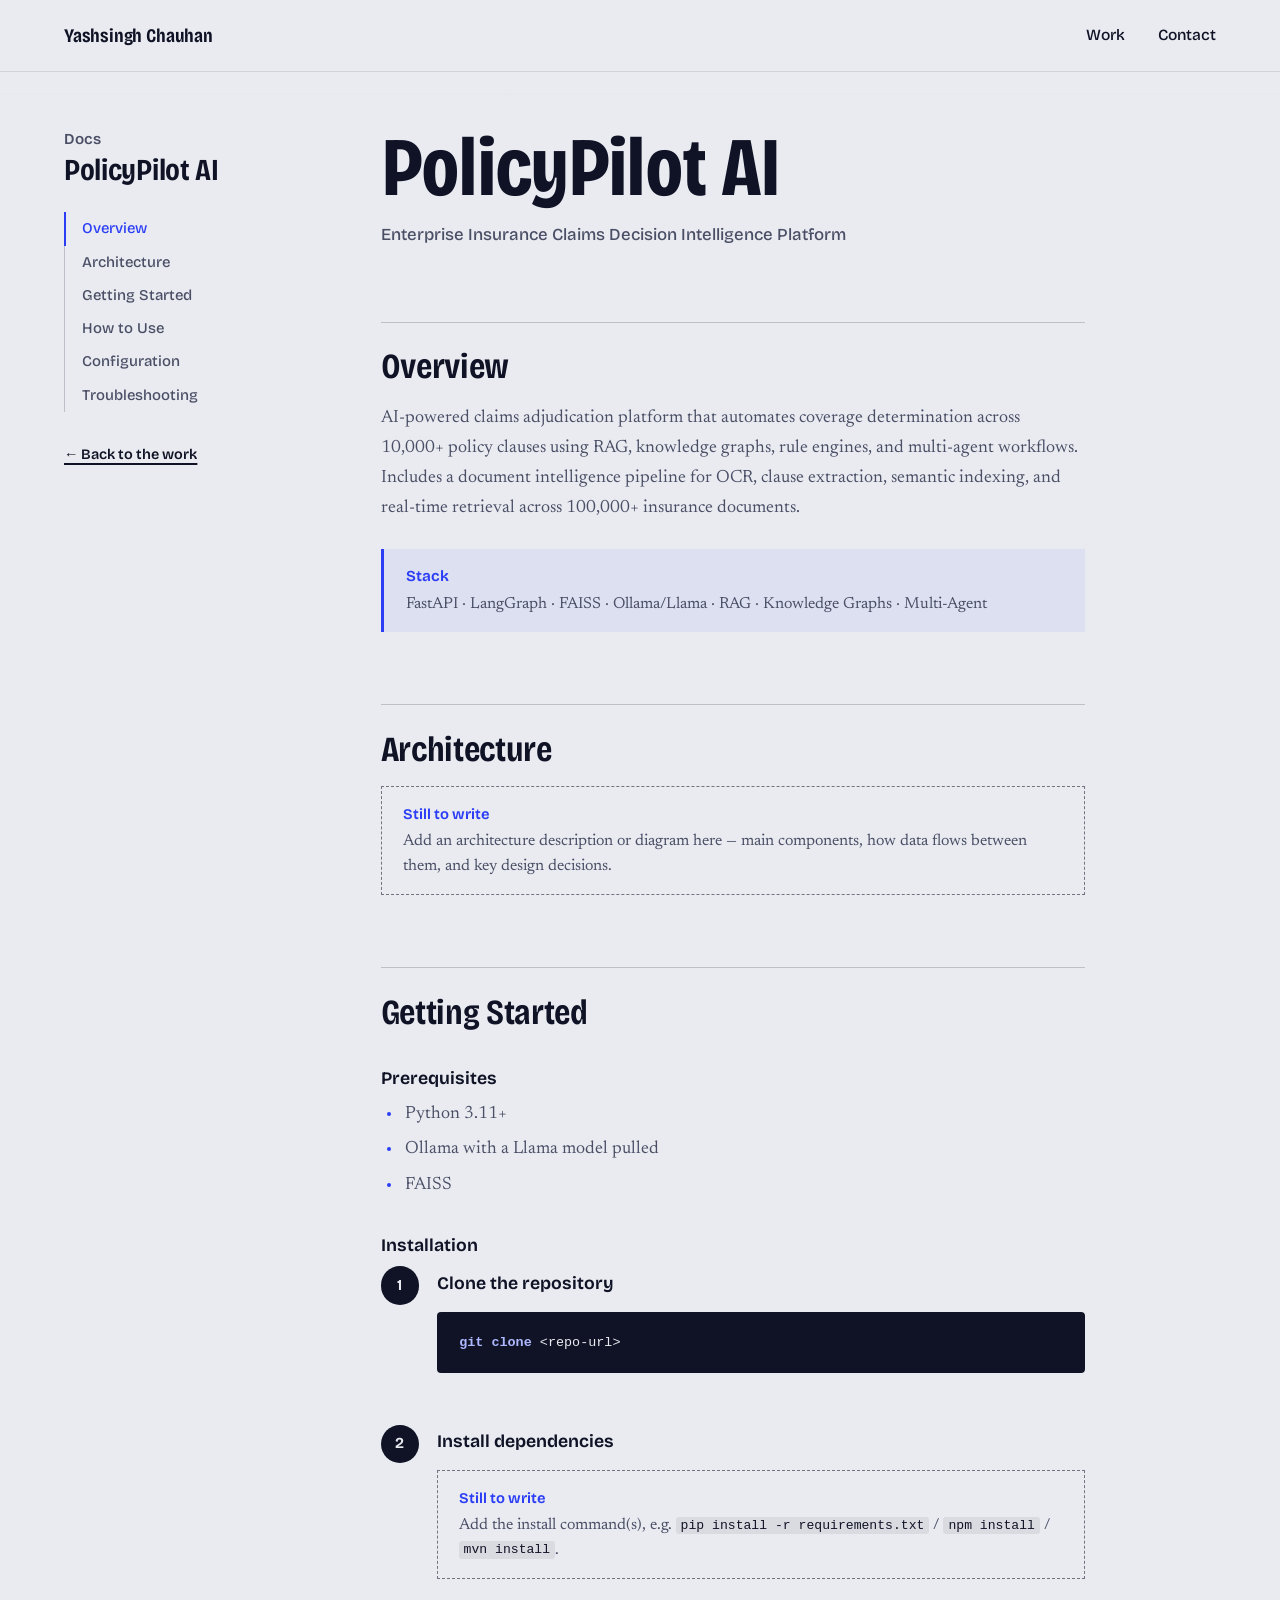
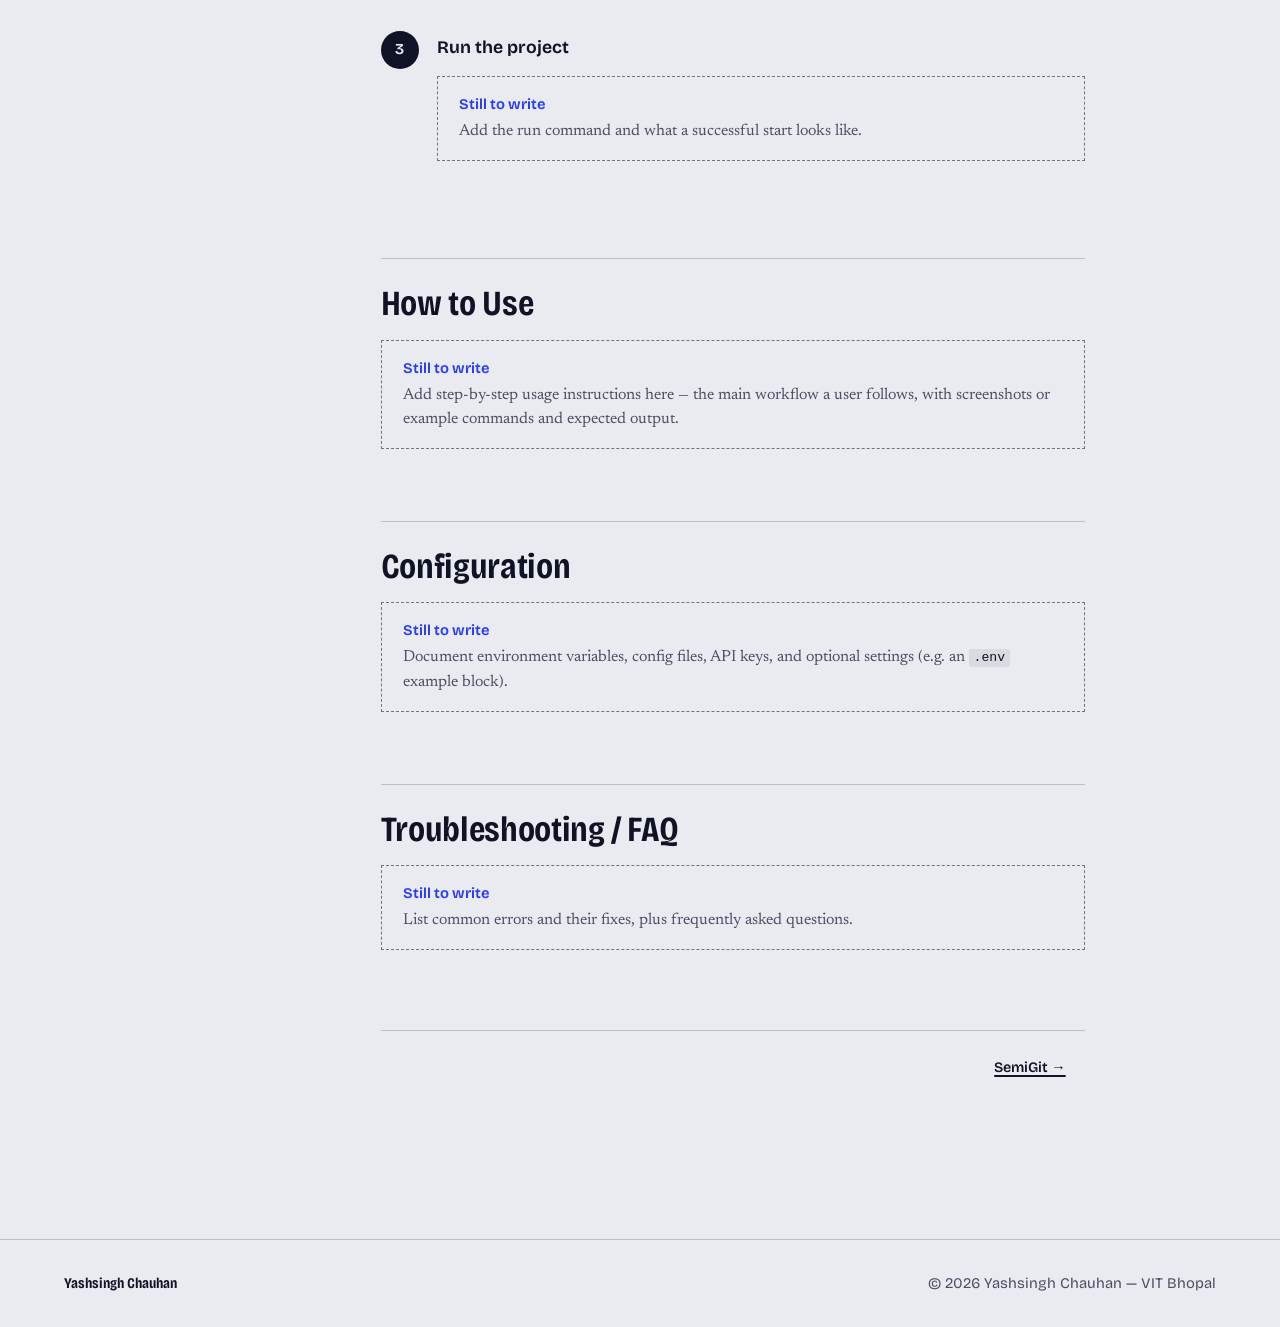
<file: docs/policypilot.html>
<!DOCTYPE html>
<html lang="en">
<head>
  <meta charset="UTF-8">
  <meta name="viewport" content="width=device-width, initial-scale=1.0">
  <title>PolicyPilot AI — Docs — Yashsingh Chauhan</title>
  <meta name="description" content="PolicyPilot AI documentation: overview, architecture, installation, and how to use.">
  <link rel="icon" href="data:image/svg+xml,%3Csvg xmlns=%27http://www.w3.org/2000/svg%27 viewBox=%270 0 32 32%27%3E%3Crect width=%2732%27 height=%2732%27 fill=%27%23E9EBF0%27/%3E%3Cg fill=%27%232C3EF5%27%3E%3Ccircle cx=%2716%27 cy=%2716%27 r=%274%27/%3E%3Ccircle cx=%277%27 cy=%279%27 r=%272%27/%3E%3Ccircle cx=%2725%27 cy=%2712%27 r=%272.4%27/%3E%3Ccircle cx=%2721%27 cy=%2726%27 r=%272%27/%3E%3Ccircle cx=%279%27 cy=%2724%27 r=%271.8%27/%3E%3C/g%3E%3C/svg%3E">
  <link rel="stylesheet" href="../css/site.css">
  <link rel="stylesheet" href="../css/docs.css">
</head>
<body>

  <nav class="nav is-solid">
    <a href="../index.html" class="nav__wordmark">Yashsingh Chauhan</a>
    <ul class="nav__links">
      <li><a href="../index.html#work">Work</a></li>
      <li><a href="../index.html#contact">Contact</a></li>
    </ul>
  </nav>

  <main class="container docs">

    <!-- ============ SIDEBAR ============ -->
    <aside class="docs__side">
      <p class="eyebrow">Docs</p>
      <h2 class="docs__sidetitle">PolicyPilot AI</h2>
      <nav class="docs__toc">
        <a href="#overview">Overview</a>
        <a href="#architecture">Architecture</a>
        <a href="#getting-started">Getting Started</a>
        <a href="#how-to-use">How to Use</a>
        <a href="#configuration">Configuration</a>
        <a href="#troubleshooting">Troubleshooting</a>
      </nav>
      
      <a class="btn-ghost btn-ghost--sm docs__back" href="../index.html#p-policypilot">&larr; Back to the work</a>
    </aside>

    <!-- ============ BODY ============ -->
    <article class="docs__body">
      <h1>PolicyPilot AI</h1>
      <p class="docs__tag">Enterprise Insurance Claims Decision Intelligence Platform</p>

      <section id="overview">
        <h2>Overview</h2>
        <p>AI-powered claims adjudication platform that automates coverage determination across 10,000+ policy clauses using RAG, knowledge graphs, rule engines, and multi-agent workflows. Includes a document intelligence pipeline for OCR, clause extraction, semantic indexing, and real-time retrieval across 100,000+ insurance documents.</p>
        <div class="callout"><b>Stack</b>FastAPI · LangGraph · FAISS · Ollama/Llama · RAG · Knowledge Graphs · Multi-Agent</div>
      </section>

      <section id="architecture">
        <h2>Architecture</h2>
        <div class="todo">Add an architecture description or diagram here — main components, how data flows between them, and key design decisions.</div>
      </section>

      <section id="getting-started">
        <h2>Getting Started</h2>
        <h3>Prerequisites</h3>
        <ul>
          <li>Python 3.11+</li>
          <li>Ollama with a Llama model pulled</li>
          <li>FAISS</li>
        </ul>
        <h3>Installation</h3>
        <div class="step">
          <span class="step__num">1</span>
          <div class="step__body">
            <h3>Clone the repository</h3>
            <pre><code><span class="k">git clone</span> &lt;repo-url&gt;</code></pre>
          </div>
        </div>
        <div class="step">
          <span class="step__num">2</span>
          <div class="step__body">
            <h3>Install dependencies</h3>
            <div class="todo">Add the install command(s), e.g. <code>pip install -r requirements.txt</code> / <code>npm install</code> / <code>mvn install</code>.</div>
          </div>
        </div>
        <div class="step">
          <span class="step__num">3</span>
          <div class="step__body">
            <h3>Run the project</h3>
            <div class="todo">Add the run command and what a successful start looks like.</div>
          </div>
        </div>
      </section>

      <section id="how-to-use">
        <h2>How to Use</h2>
        <div class="todo">Add step-by-step usage instructions here — the main workflow a user follows, with screenshots or example commands and expected output.</div>
      </section>

      <section id="configuration">
        <h2>Configuration</h2>
        <div class="todo">Document environment variables, config files, API keys, and optional settings (e.g. an <code>.env</code> example block).</div>
      </section>

      <section id="troubleshooting">
        <h2>Troubleshooting / FAQ</h2>
        <div class="todo">List common errors and their fixes, plus frequently asked questions.</div>
      </section>

      <nav class="docs__pager">
        <span></span>
        <a class="btn-ghost btn-ghost--sm" href="semigit.html">SemiGit &rarr;</a>
      </nav>
    </article>

  </main>

  <footer class="footer">
    <div class="container footer__grid">
      <span class="footer__mark">Yashsingh Chauhan</span>
      <span class="footer__legal">© 2026 Yashsingh Chauhan — VIT Bhopal</span>
    </div>
  </footer>

  <script>
    // Mobile nav + active TOC highlighting
    (function () {
      var toc = document.querySelectorAll(".docs__toc a");
      var sections = Array.prototype.map.call(toc, function (a) {
        return document.querySelector(a.getAttribute("href"));
      });
      new IntersectionObserver(function (entries) {
        entries.forEach(function (e) {
          if (e.isIntersecting) {
            var i = sections.indexOf(e.target);
            toc.forEach(function (a) { a.classList.remove("is-active"); });
            if (i > -1) toc[i].classList.add("is-active");
          }
        });
      }, { rootMargin: "-30% 0px -60% 0px" }).observe && sections.forEach(function (s) {
        if (s) new IntersectionObserver(function (entries) {
          entries.forEach(function (e) {
            if (e.isIntersecting) {
              toc.forEach(function (a) { a.classList.remove("is-active"); });
              var a = document.querySelector('.docs__toc a[href="#' + e.target.id + '"]');
              if (a) a.classList.add("is-active");
            }
          });
        }, { rootMargin: "-30% 0px -60% 0px" }).observe(s);
      });
    })();
  </script>
</body>
</html>
</file>
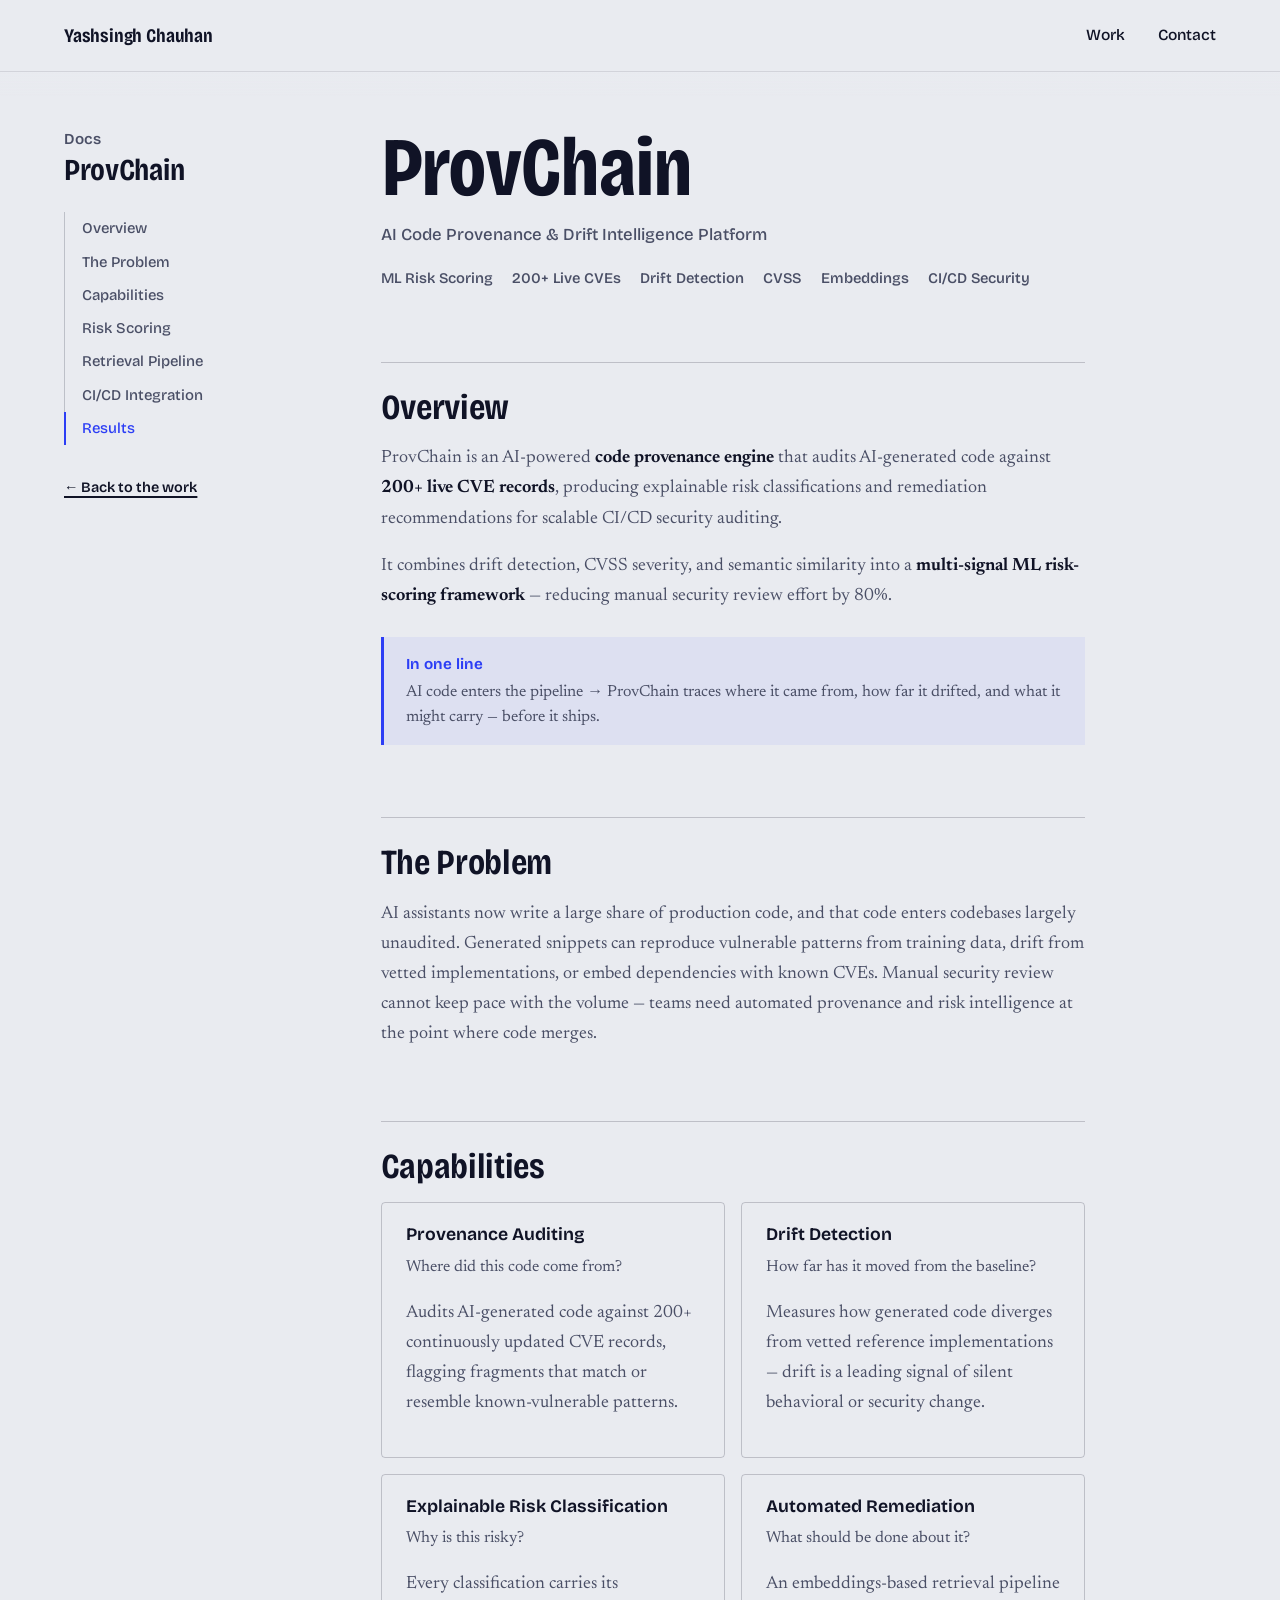
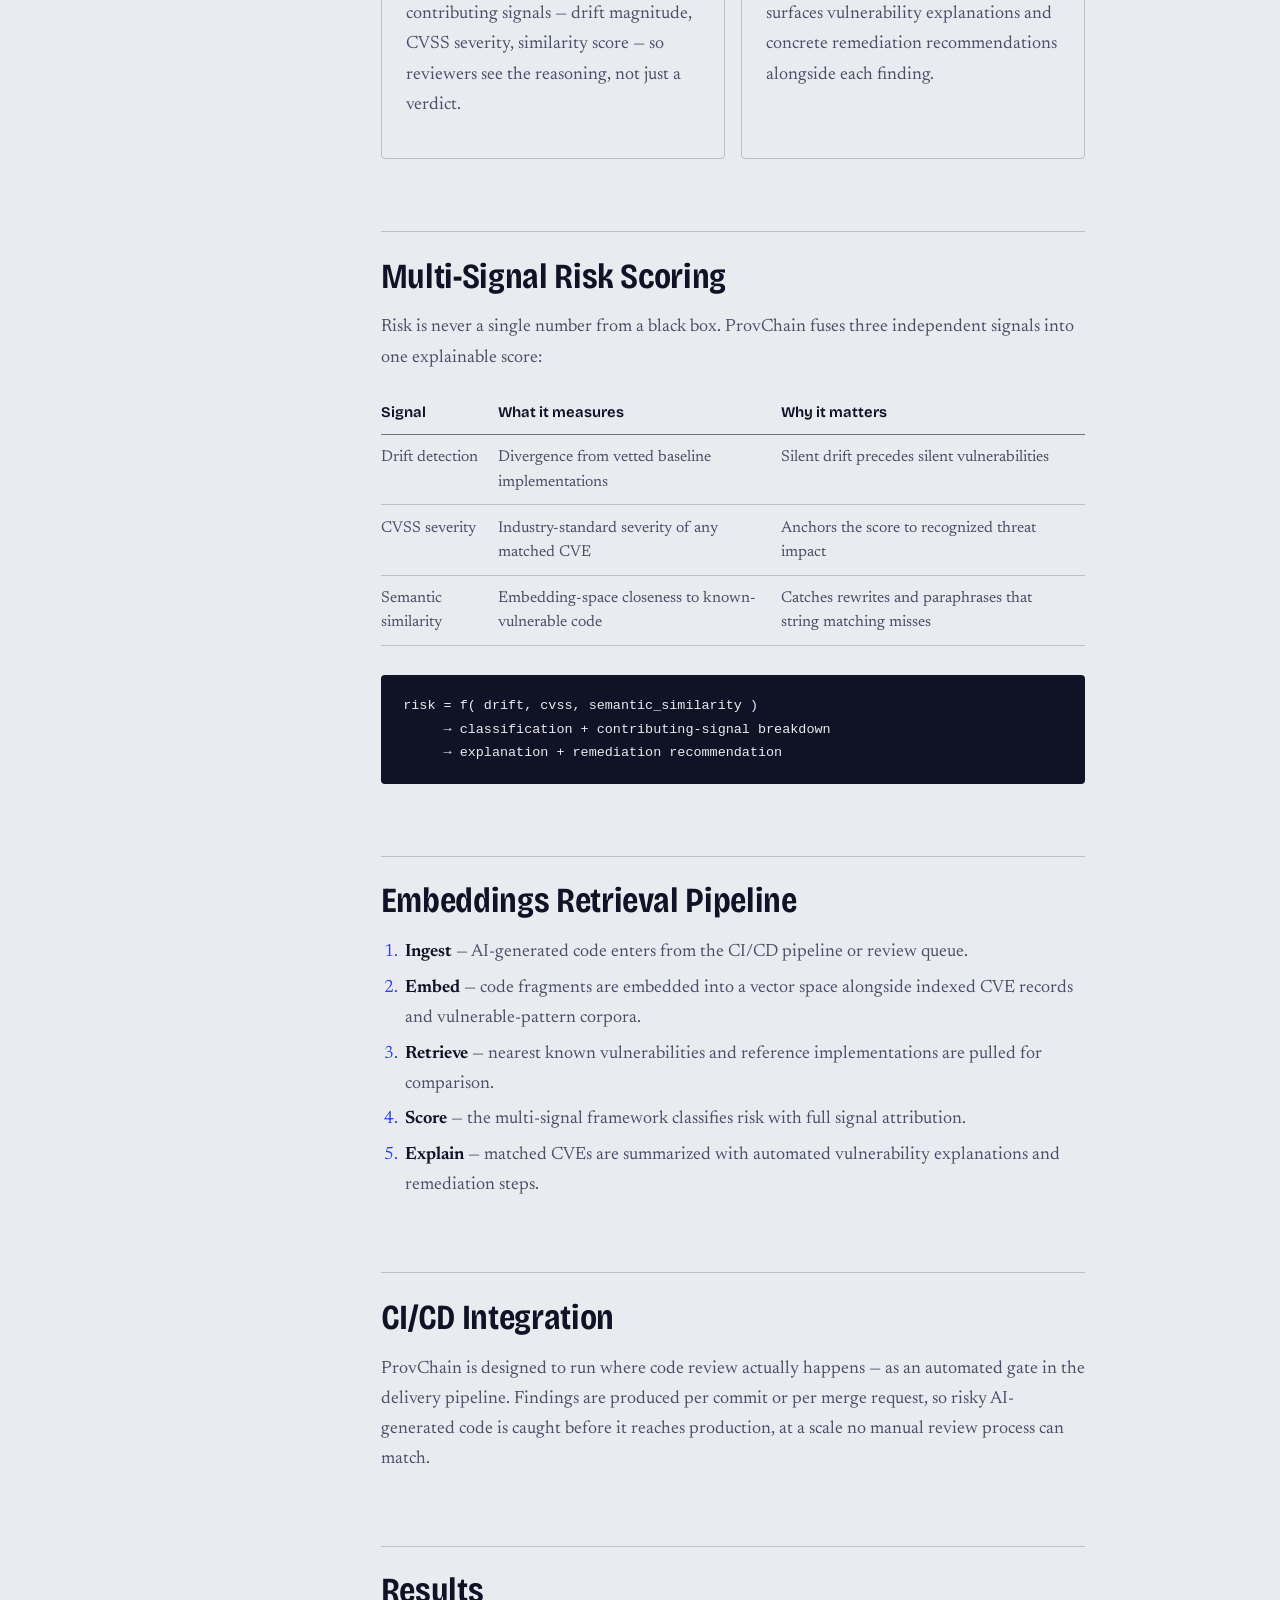
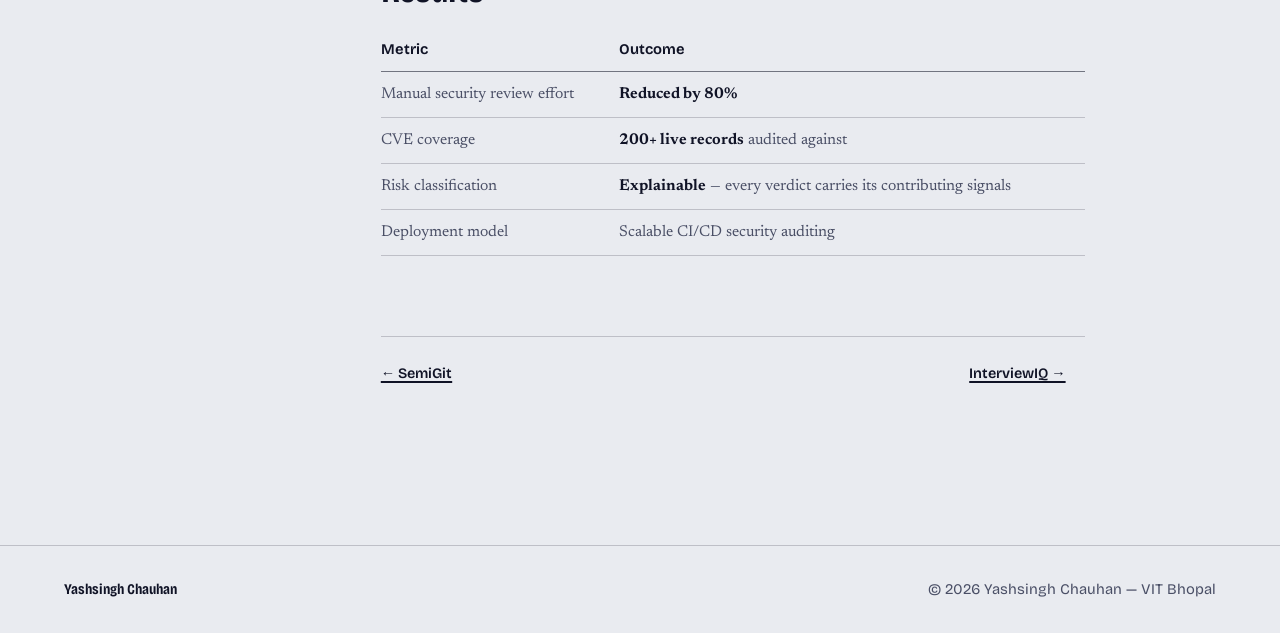
<file: docs/provchain.html>
<!DOCTYPE html>
<html lang="en">
<head>
  <meta charset="UTF-8">
  <meta name="viewport" content="width=device-width, initial-scale=1.0">
  <title>ProvChain — Docs — Yashsingh Chauhan</title>
  <meta name="description" content="ProvChain documentation: an AI code provenance and drift intelligence platform auditing AI-generated code against live CVE records with multi-signal ML risk scoring.">
  <link rel="icon" href="data:image/svg+xml,%3Csvg xmlns=%27http://www.w3.org/2000/svg%27 viewBox=%270 0 32 32%27%3E%3Crect width=%2732%27 height=%2732%27 fill=%27%23E9EBF0%27/%3E%3Cg fill=%27%232C3EF5%27%3E%3Ccircle cx=%2716%27 cy=%2716%27 r=%274%27/%3E%3Ccircle cx=%277%27 cy=%279%27 r=%272%27/%3E%3Ccircle cx=%2725%27 cy=%2712%27 r=%272.4%27/%3E%3Ccircle cx=%2721%27 cy=%2726%27 r=%272%27/%3E%3Ccircle cx=%279%27 cy=%2724%27 r=%271.8%27/%3E%3C/g%3E%3C/svg%3E">
  <link rel="stylesheet" href="../css/site.css">
  <link rel="stylesheet" href="../css/docs.css">
</head>
<body>

  <nav class="nav is-solid">
    <a href="../index.html" class="nav__wordmark">Yashsingh Chauhan</a>
    <ul class="nav__links">
      <li><a href="../index.html#work">Work</a></li>
      <li><a href="../index.html#contact">Contact</a></li>
    </ul>
  </nav>

  <main class="container docs">

    <!-- ============ SIDEBAR ============ -->
    <aside class="docs__side">
      <p class="eyebrow">Docs</p>
      <h2 class="docs__sidetitle">ProvChain</h2>
      <nav class="docs__toc">
        <a href="#overview">Overview</a>
        <a href="#problem">The Problem</a>
        <a href="#capabilities">Capabilities</a>
        <a href="#risk-scoring">Risk Scoring</a>
        <a href="#pipeline">Retrieval Pipeline</a>
        <a href="#cicd">CI/CD Integration</a>
        <a href="#results">Results</a>
      </nav>
      <a class="btn-ghost btn-ghost--sm docs__back" href="../index.html#p-provchain">&larr; Back to the work</a>
    </aside>

    <!-- ============ BODY ============ -->
    <article class="docs__body">
      <h1>ProvChain</h1>
      <p class="docs__tag">AI Code Provenance &amp; Drift Intelligence Platform</p>

      <div class="docs__badges">
        <span>ML Risk Scoring</span>
        <span>200+ Live CVEs</span>
        <span>Drift Detection</span>
        <span>CVSS</span>
        <span>Embeddings</span>
        <span>CI/CD Security</span>
      </div>

      <section id="overview">
        <h2>Overview</h2>
        <p>ProvChain is an AI-powered <b>code provenance engine</b> that audits AI-generated code against <b>200+ live CVE records</b>, producing explainable risk classifications and remediation recommendations for scalable CI/CD security auditing.</p>
        <p>It combines drift detection, CVSS severity, and semantic similarity into a <b>multi-signal ML risk-scoring framework</b> — reducing manual security review effort by 80%.</p>
        <div class="callout"><b>In one line</b>AI code enters the pipeline → ProvChain traces where it came from, how far it drifted, and what it might carry — before it ships.</div>
      </section>

      <section id="problem">
        <h2>The Problem</h2>
        <p>AI assistants now write a large share of production code, and that code enters codebases largely unaudited. Generated snippets can reproduce vulnerable patterns from training data, drift from vetted implementations, or embed dependencies with known CVEs. Manual security review cannot keep pace with the volume — teams need automated provenance and risk intelligence at the point where code merges.</p>
      </section>

      <section id="capabilities">
        <h2>Capabilities</h2>
        <div class="card-grid">
          <div class="card">
            <h3>Provenance Auditing</h3>
            <p class="card__desc">Where did this code come from?</p>
            <p>Audits AI-generated code against 200+ continuously updated CVE records, flagging fragments that match or resemble known-vulnerable patterns.</p>
          </div>
          <div class="card">
            <h3>Drift Detection</h3>
            <p class="card__desc">How far has it moved from the baseline?</p>
            <p>Measures how generated code diverges from vetted reference implementations — drift is a leading signal of silent behavioral or security change.</p>
          </div>
          <div class="card">
            <h3>Explainable Risk Classification</h3>
            <p class="card__desc">Why is this risky?</p>
            <p>Every classification carries its contributing signals — drift magnitude, CVSS severity, similarity score — so reviewers see the reasoning, not just a verdict.</p>
          </div>
          <div class="card">
            <h3>Automated Remediation</h3>
            <p class="card__desc">What should be done about it?</p>
            <p>An embeddings-based retrieval pipeline surfaces vulnerability explanations and concrete remediation recommendations alongside each finding.</p>
          </div>
        </div>
      </section>

      <section id="risk-scoring">
        <h2>Multi-Signal Risk Scoring</h2>
        <p>Risk is never a single number from a black box. ProvChain fuses three independent signals into one explainable score:</p>
        <div class="tblwrap"><table>
          <tr><th>Signal</th><th>What it measures</th><th>Why it matters</th></tr>
          <tr><td>Drift detection</td><td>Divergence from vetted baseline implementations</td><td>Silent drift precedes silent vulnerabilities</td></tr>
          <tr><td>CVSS severity</td><td>Industry-standard severity of any matched CVE</td><td>Anchors the score to recognized threat impact</td></tr>
          <tr><td>Semantic similarity</td><td>Embedding-space closeness to known-vulnerable code</td><td>Catches rewrites and paraphrases that string matching misses</td></tr>
        </table></div>
        <pre><code>risk = f( drift, cvss, semantic_similarity )
     → classification + contributing-signal breakdown
     → explanation + remediation recommendation</code></pre>
      </section>

      <section id="pipeline">
        <h2>Embeddings Retrieval Pipeline</h2>
        <ol>
          <li><b>Ingest</b> — AI-generated code enters from the CI/CD pipeline or review queue.</li>
          <li><b>Embed</b> — code fragments are embedded into a vector space alongside indexed CVE records and vulnerable-pattern corpora.</li>
          <li><b>Retrieve</b> — nearest known vulnerabilities and reference implementations are pulled for comparison.</li>
          <li><b>Score</b> — the multi-signal framework classifies risk with full signal attribution.</li>
          <li><b>Explain</b> — matched CVEs are summarized with automated vulnerability explanations and remediation steps.</li>
        </ol>
      </section>

      <section id="cicd">
        <h2>CI/CD Integration</h2>
        <p>ProvChain is designed to run where code review actually happens — as an automated gate in the delivery pipeline. Findings are produced per commit or per merge request, so risky AI-generated code is caught before it reaches production, at a scale no manual review process can match.</p>
      </section>

      <section id="results">
        <h2>Results</h2>
        <div class="tblwrap"><table>
          <tr><th>Metric</th><th>Outcome</th></tr>
          <tr><td>Manual security review effort</td><td><b>Reduced by 80%</b></td></tr>
          <tr><td>CVE coverage</td><td><b>200+ live records</b> audited against</td></tr>
          <tr><td>Risk classification</td><td><b>Explainable</b> — every verdict carries its contributing signals</td></tr>
          <tr><td>Deployment model</td><td>Scalable CI/CD security auditing</td></tr>
        </table></div>
      </section>

      <nav class="docs__pager">
        <a class="btn-ghost btn-ghost--sm" href="semigit.html">&larr; SemiGit</a>
        <a class="btn-ghost btn-ghost--sm" href="interviewiq.html">InterviewIQ &rarr;</a>
      </nav>
    </article>

  </main>

  <footer class="footer">
    <div class="container footer__grid">
      <span class="footer__mark">Yashsingh Chauhan</span>
      <span class="footer__legal">© 2026 Yashsingh Chauhan — VIT Bhopal</span>
    </div>
  </footer>

  <script>
    (function () {
      var toc = document.querySelectorAll(".docs__toc a");
      toc.forEach(function (a) {
        var s = document.querySelector(a.getAttribute("href"));
        if (!s) return;
        new IntersectionObserver(function (entries) {
          entries.forEach(function (e) {
            if (e.isIntersecting) {
              toc.forEach(function (x) { x.classList.remove("is-active"); });
              a.classList.add("is-active");
            }
          });
        }, { rootMargin: "-20% 0px -70% 0px" }).observe(s);
      });
    })();
  </script>
</body>
</html>
</file>
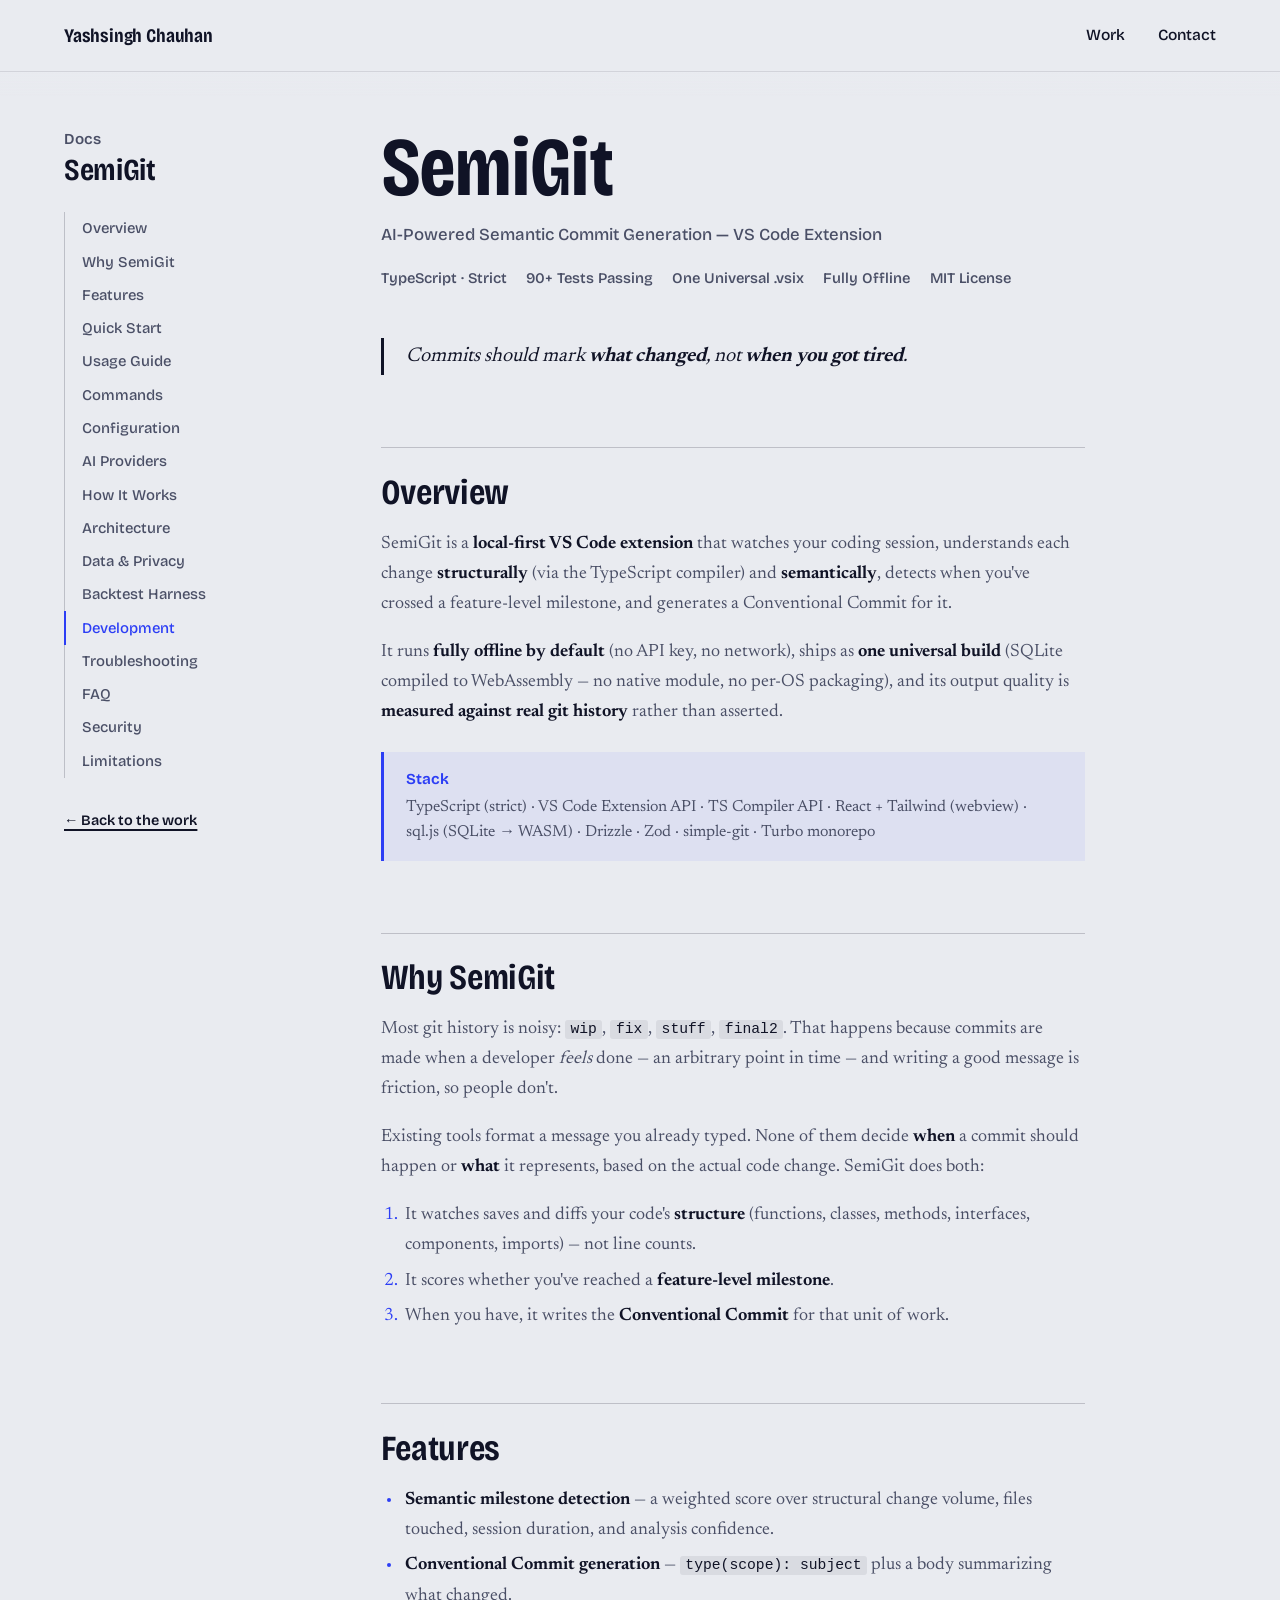
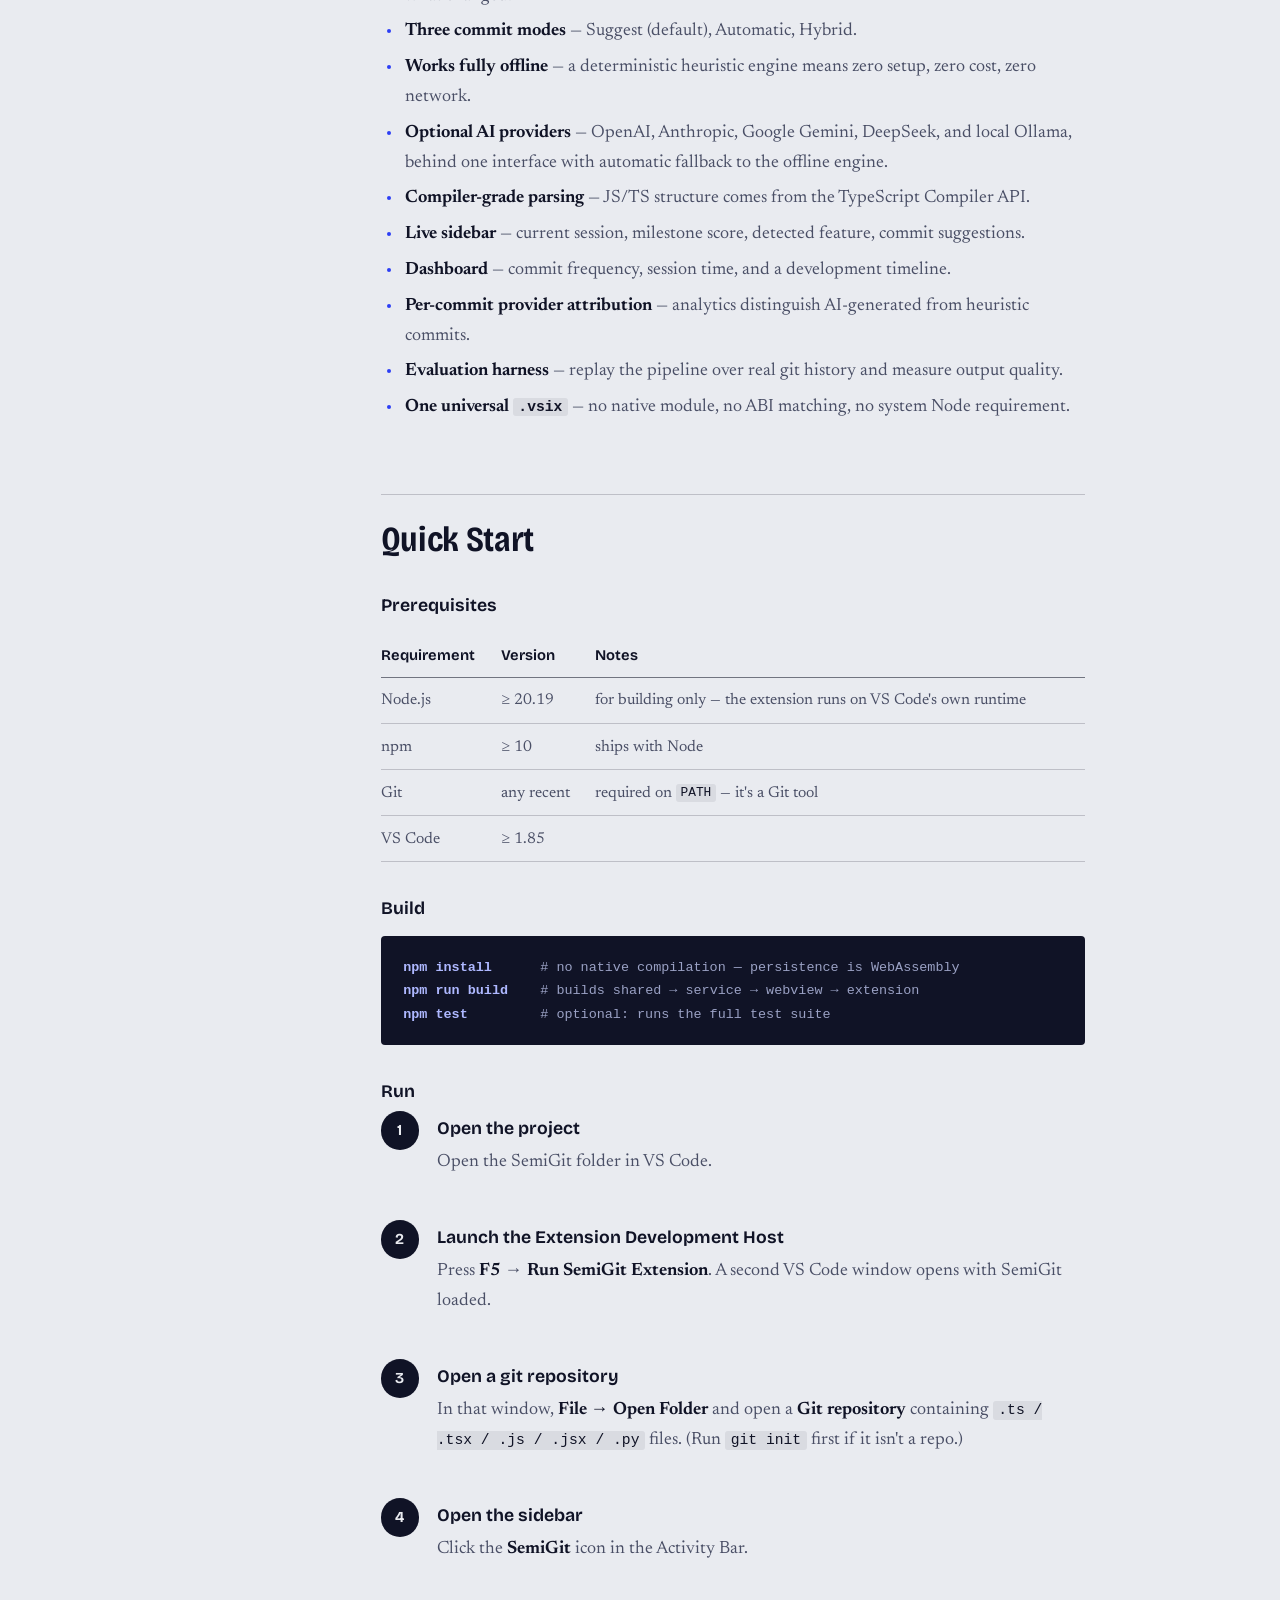
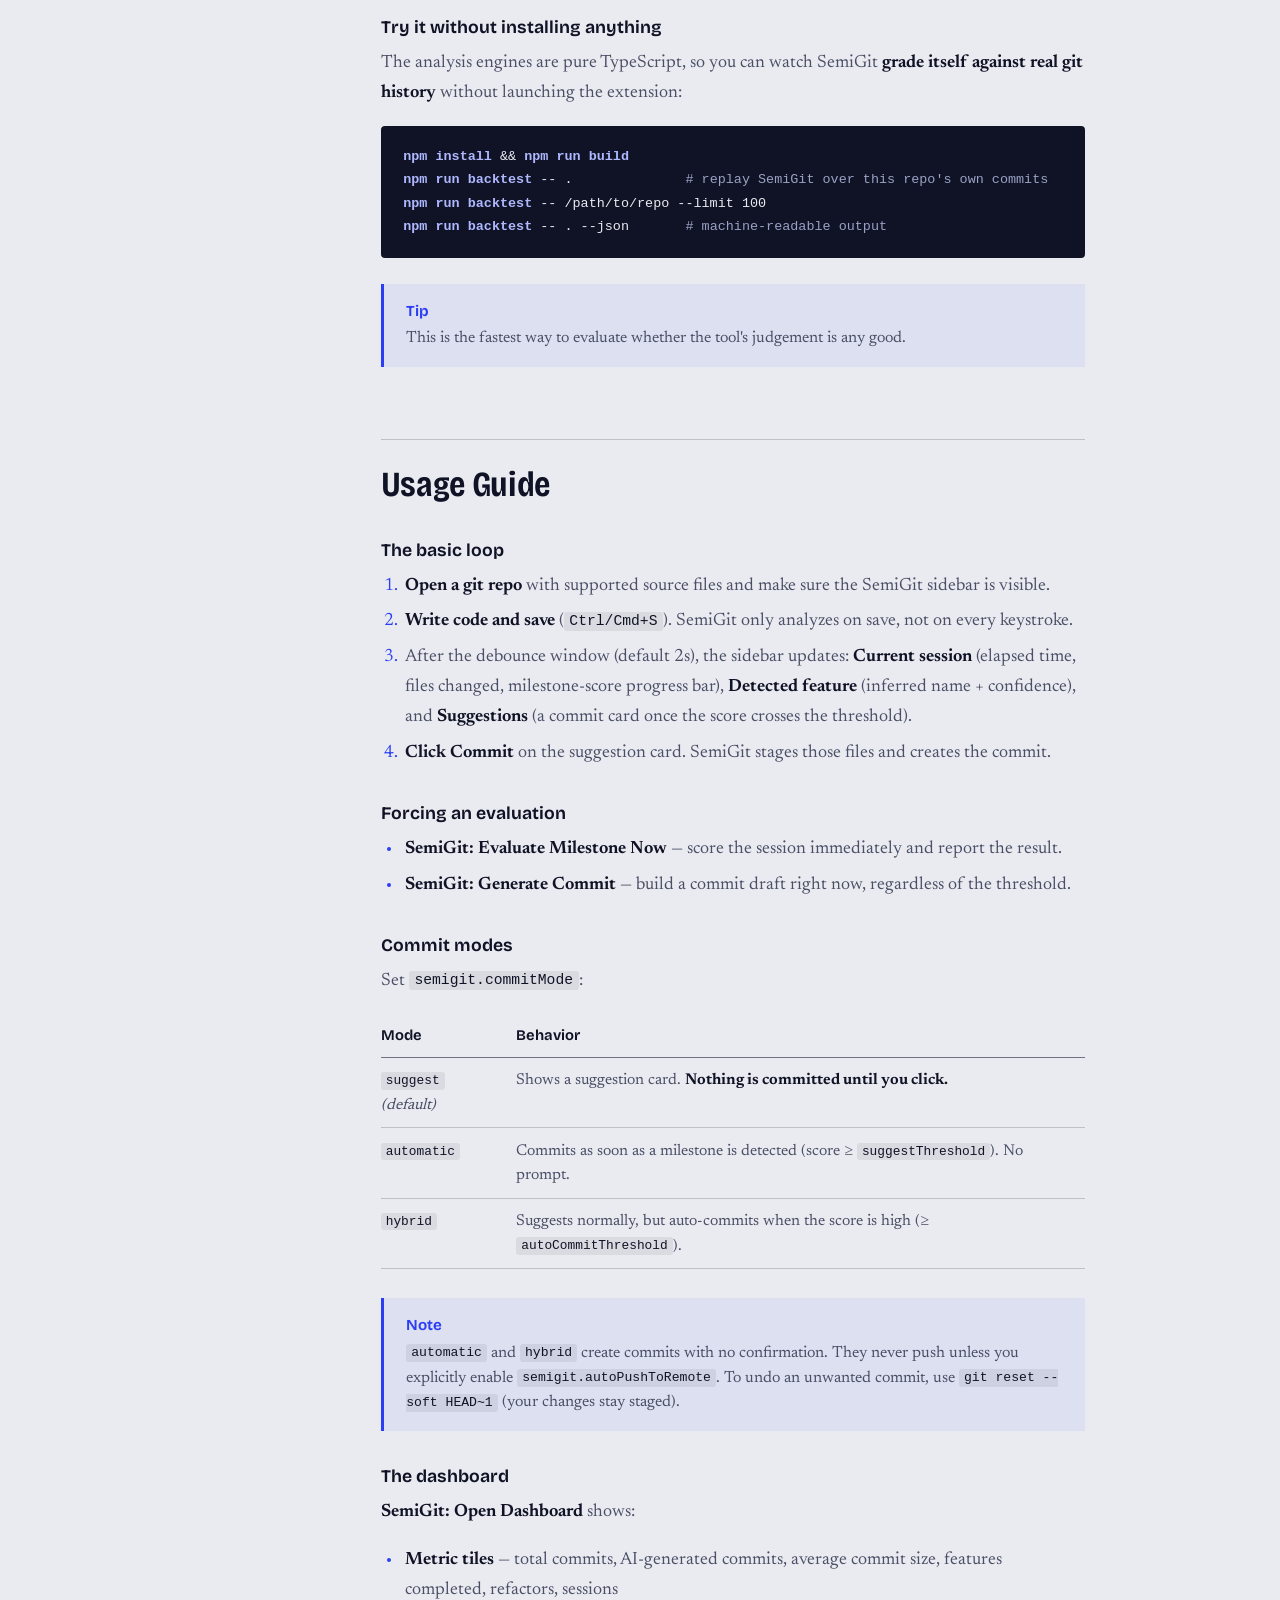
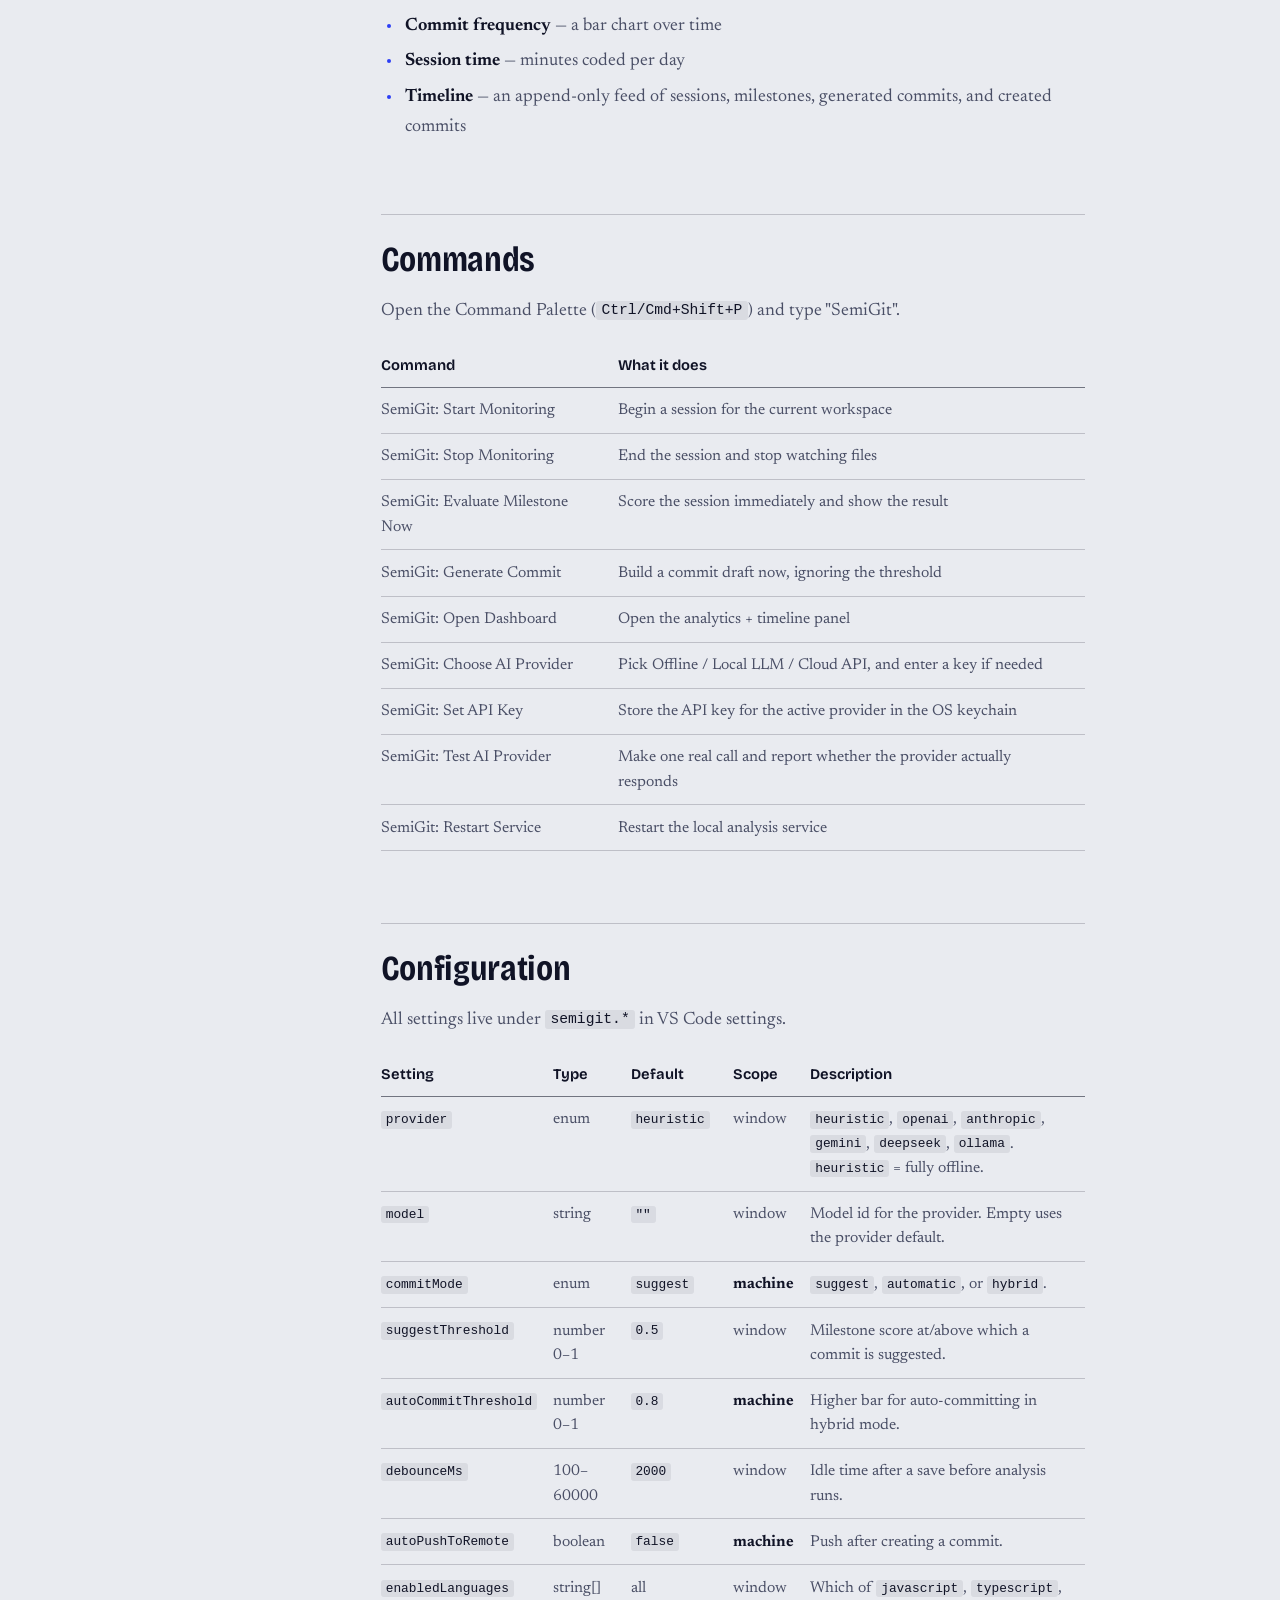
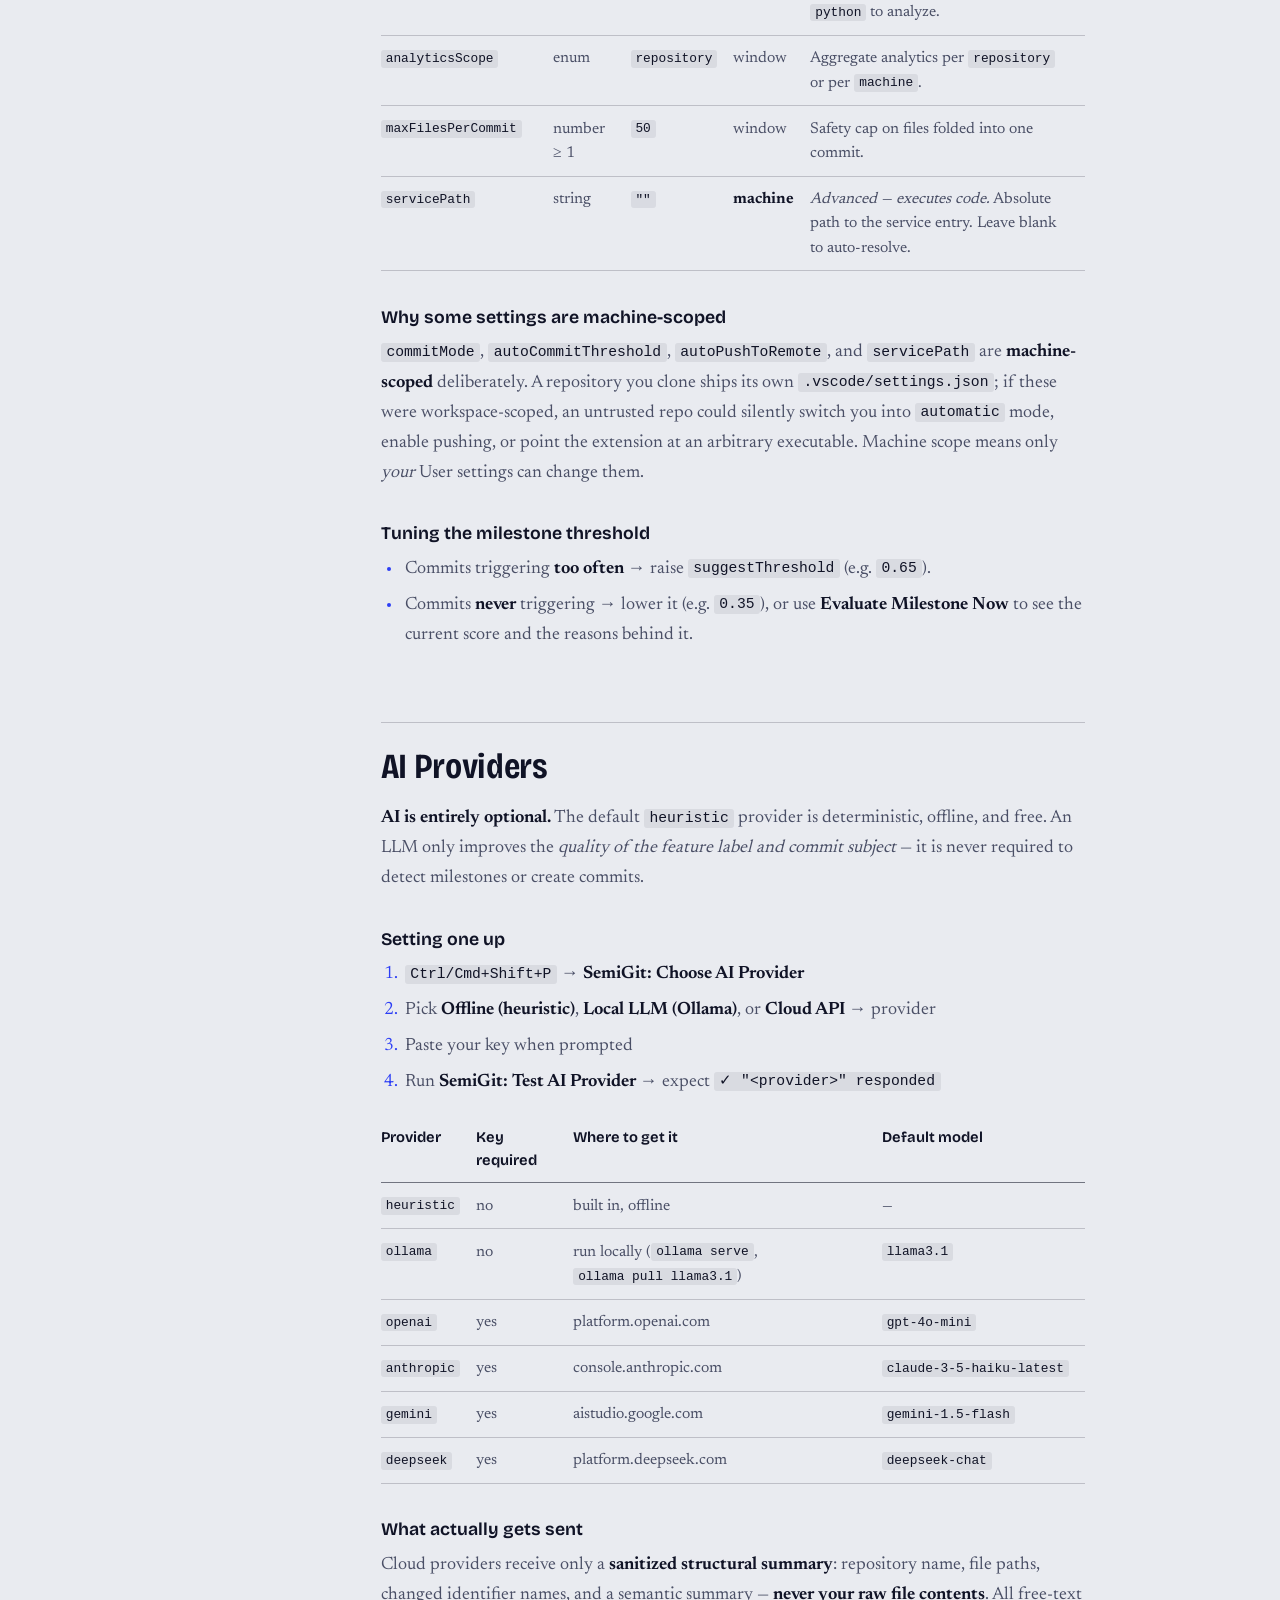
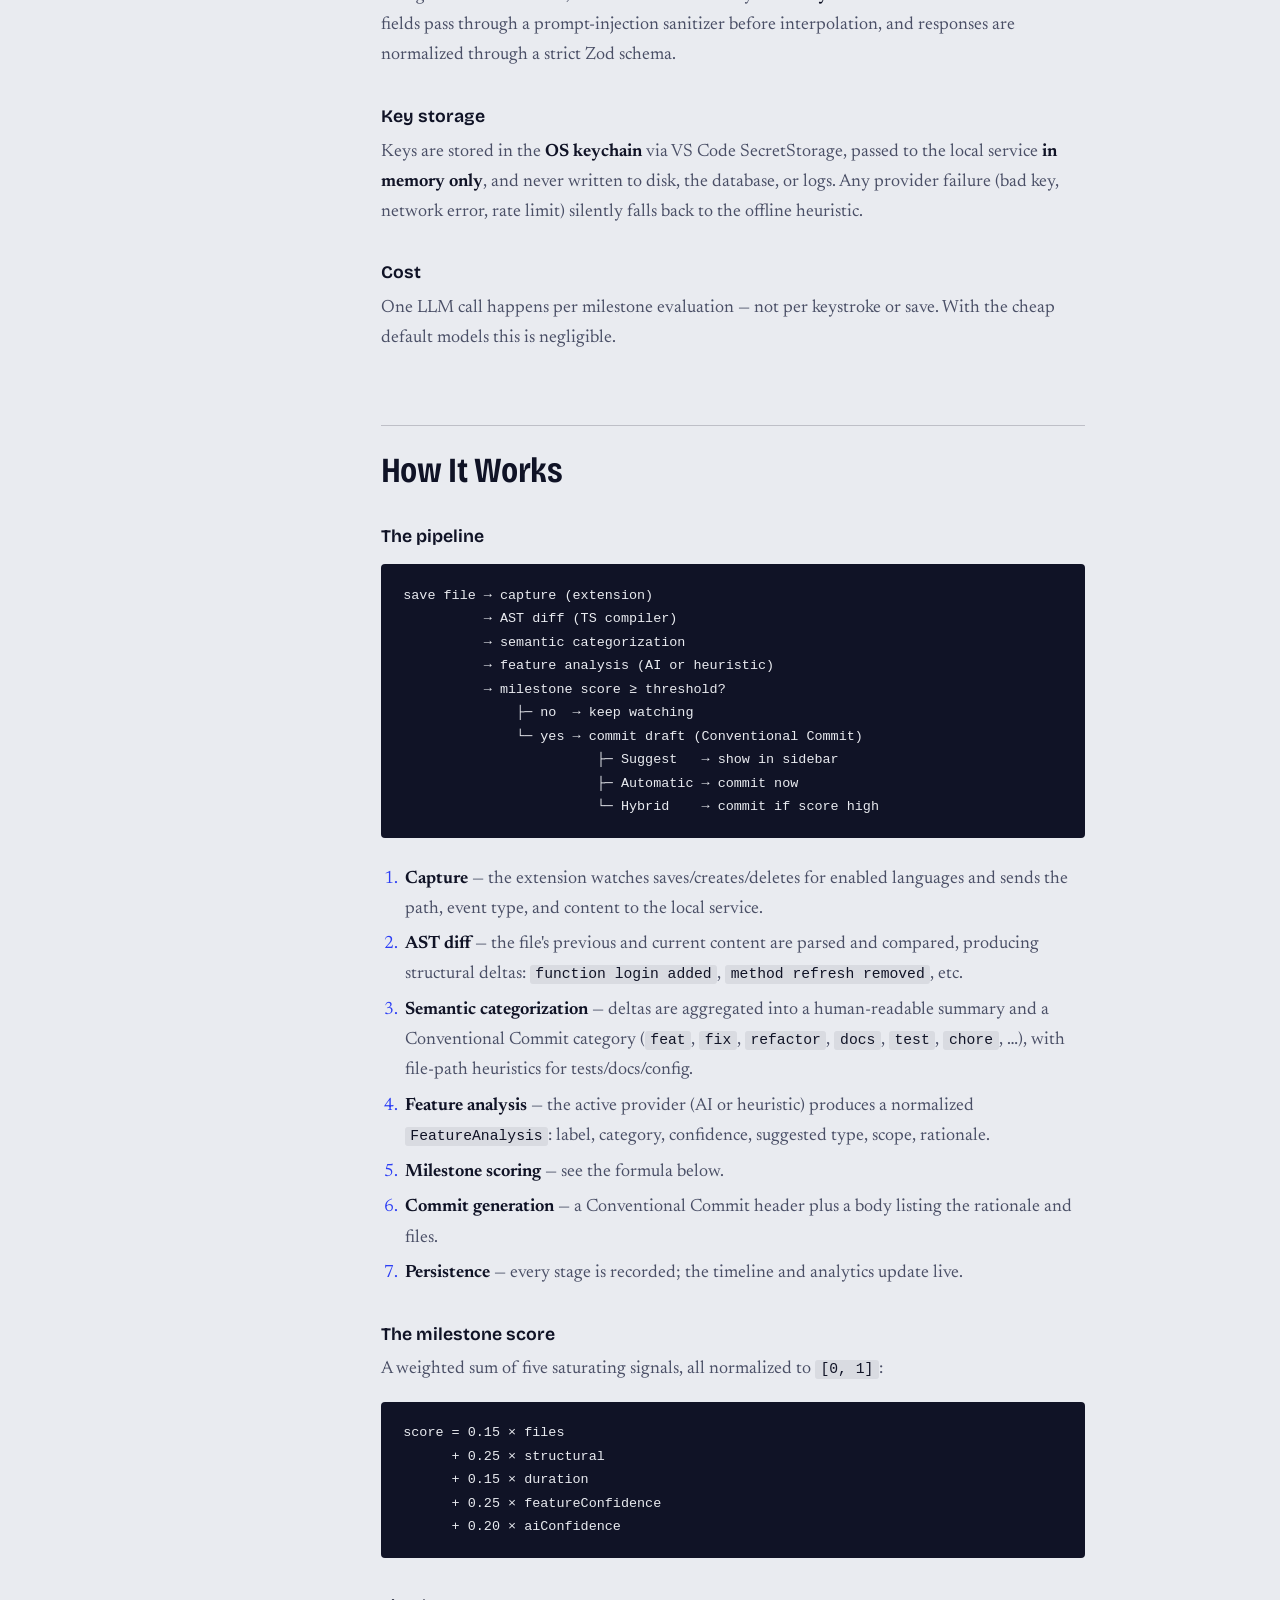
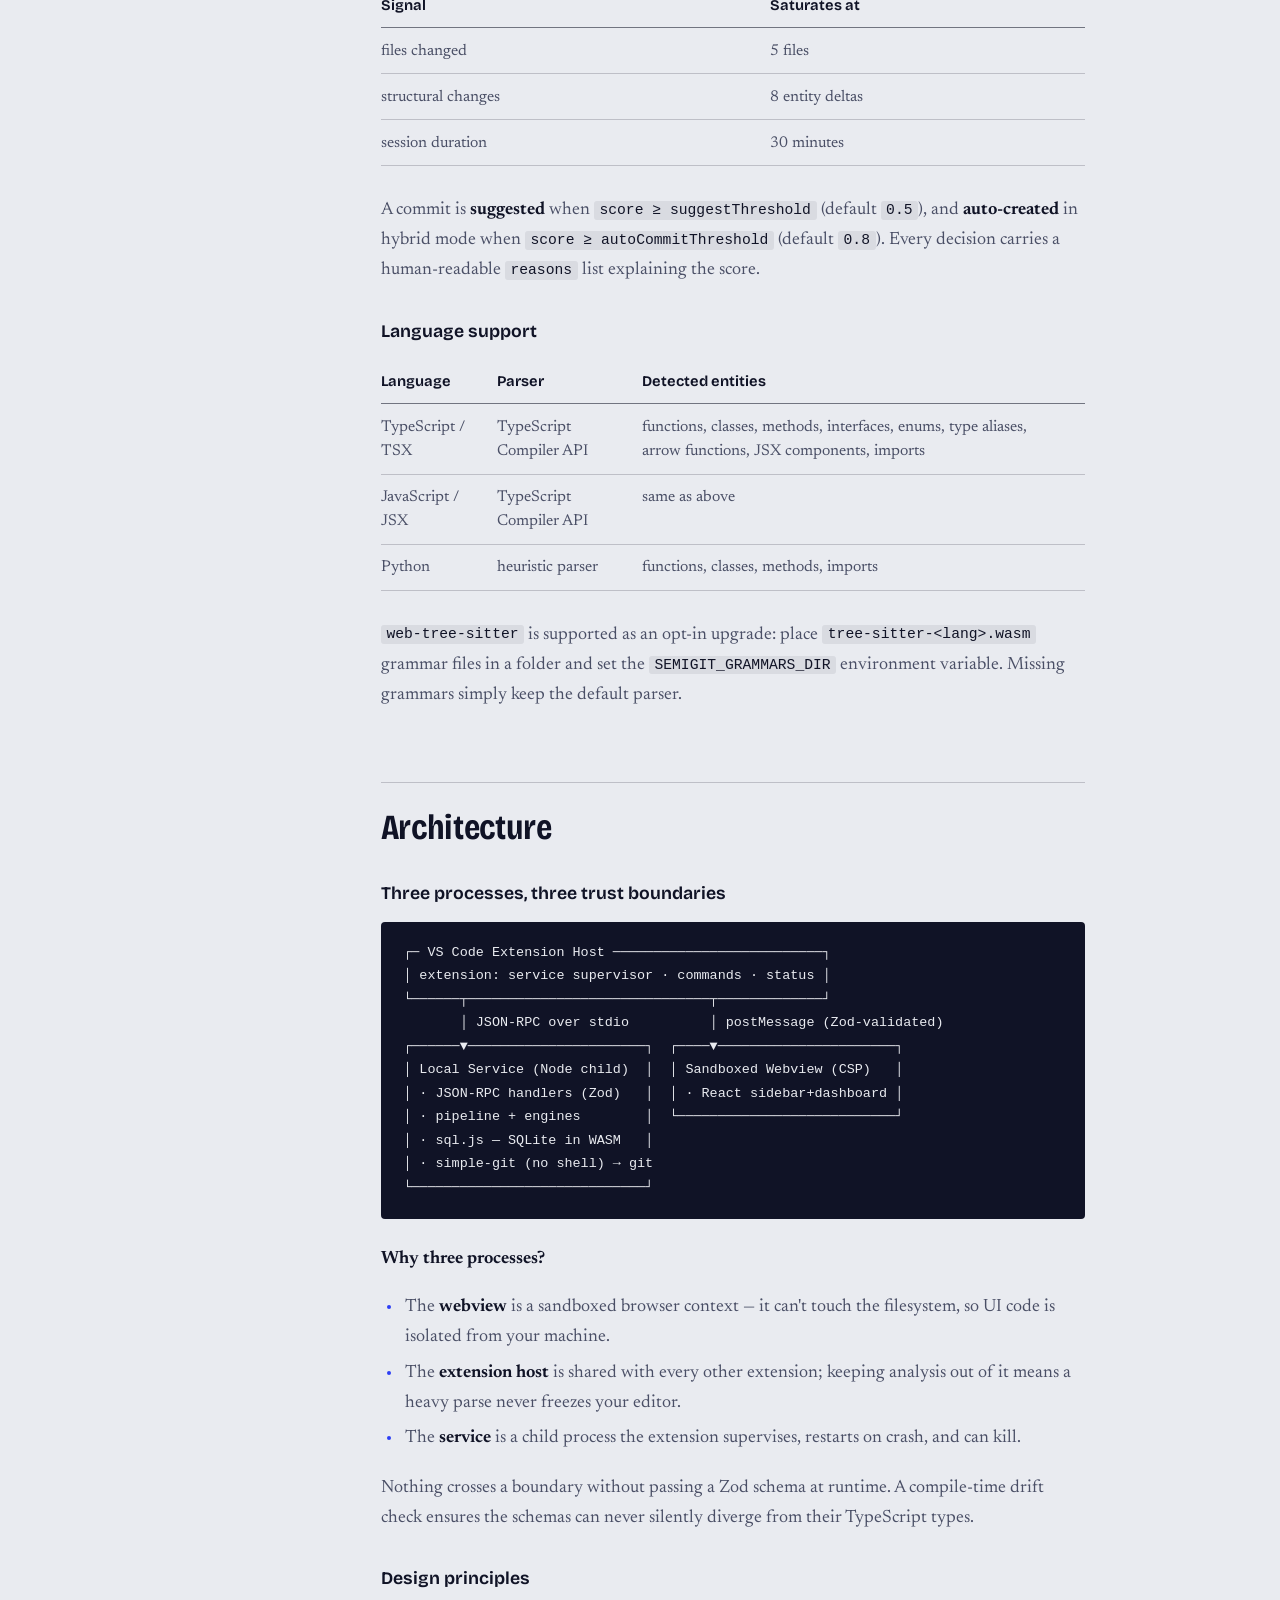
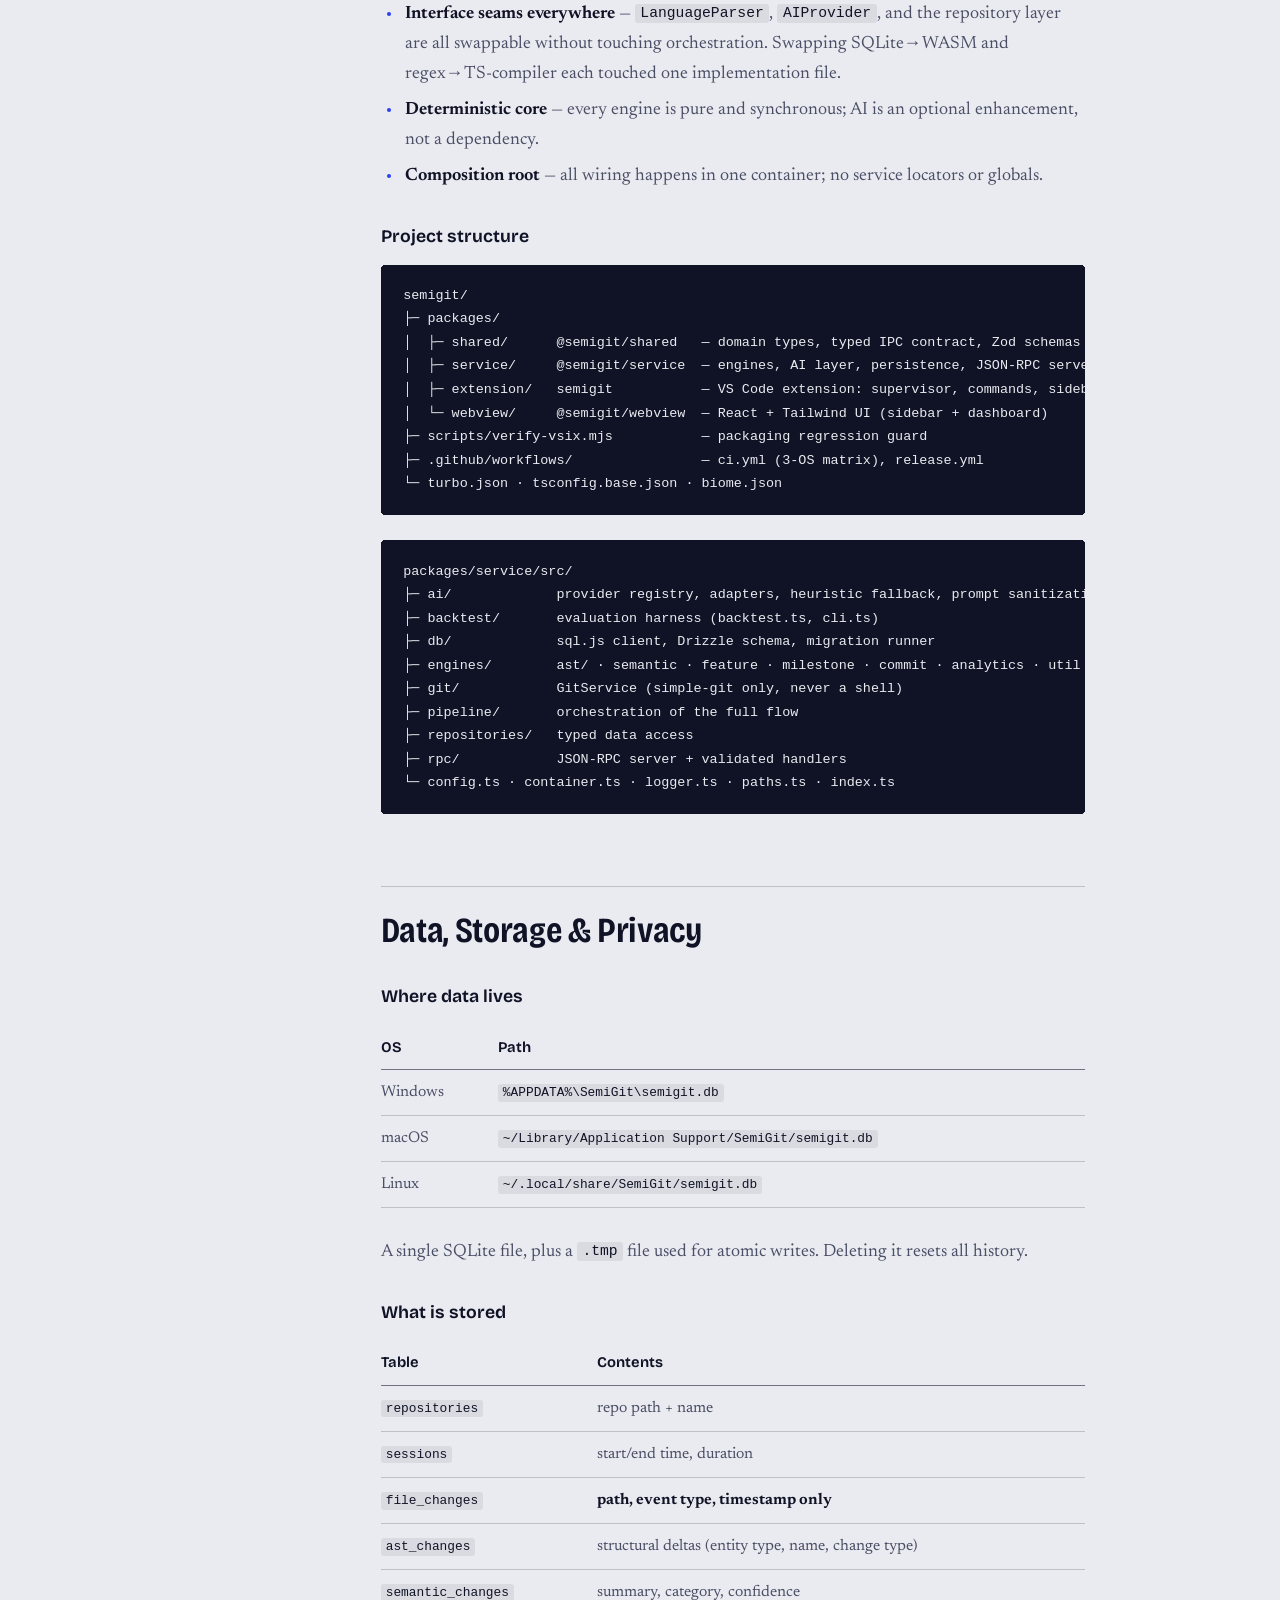
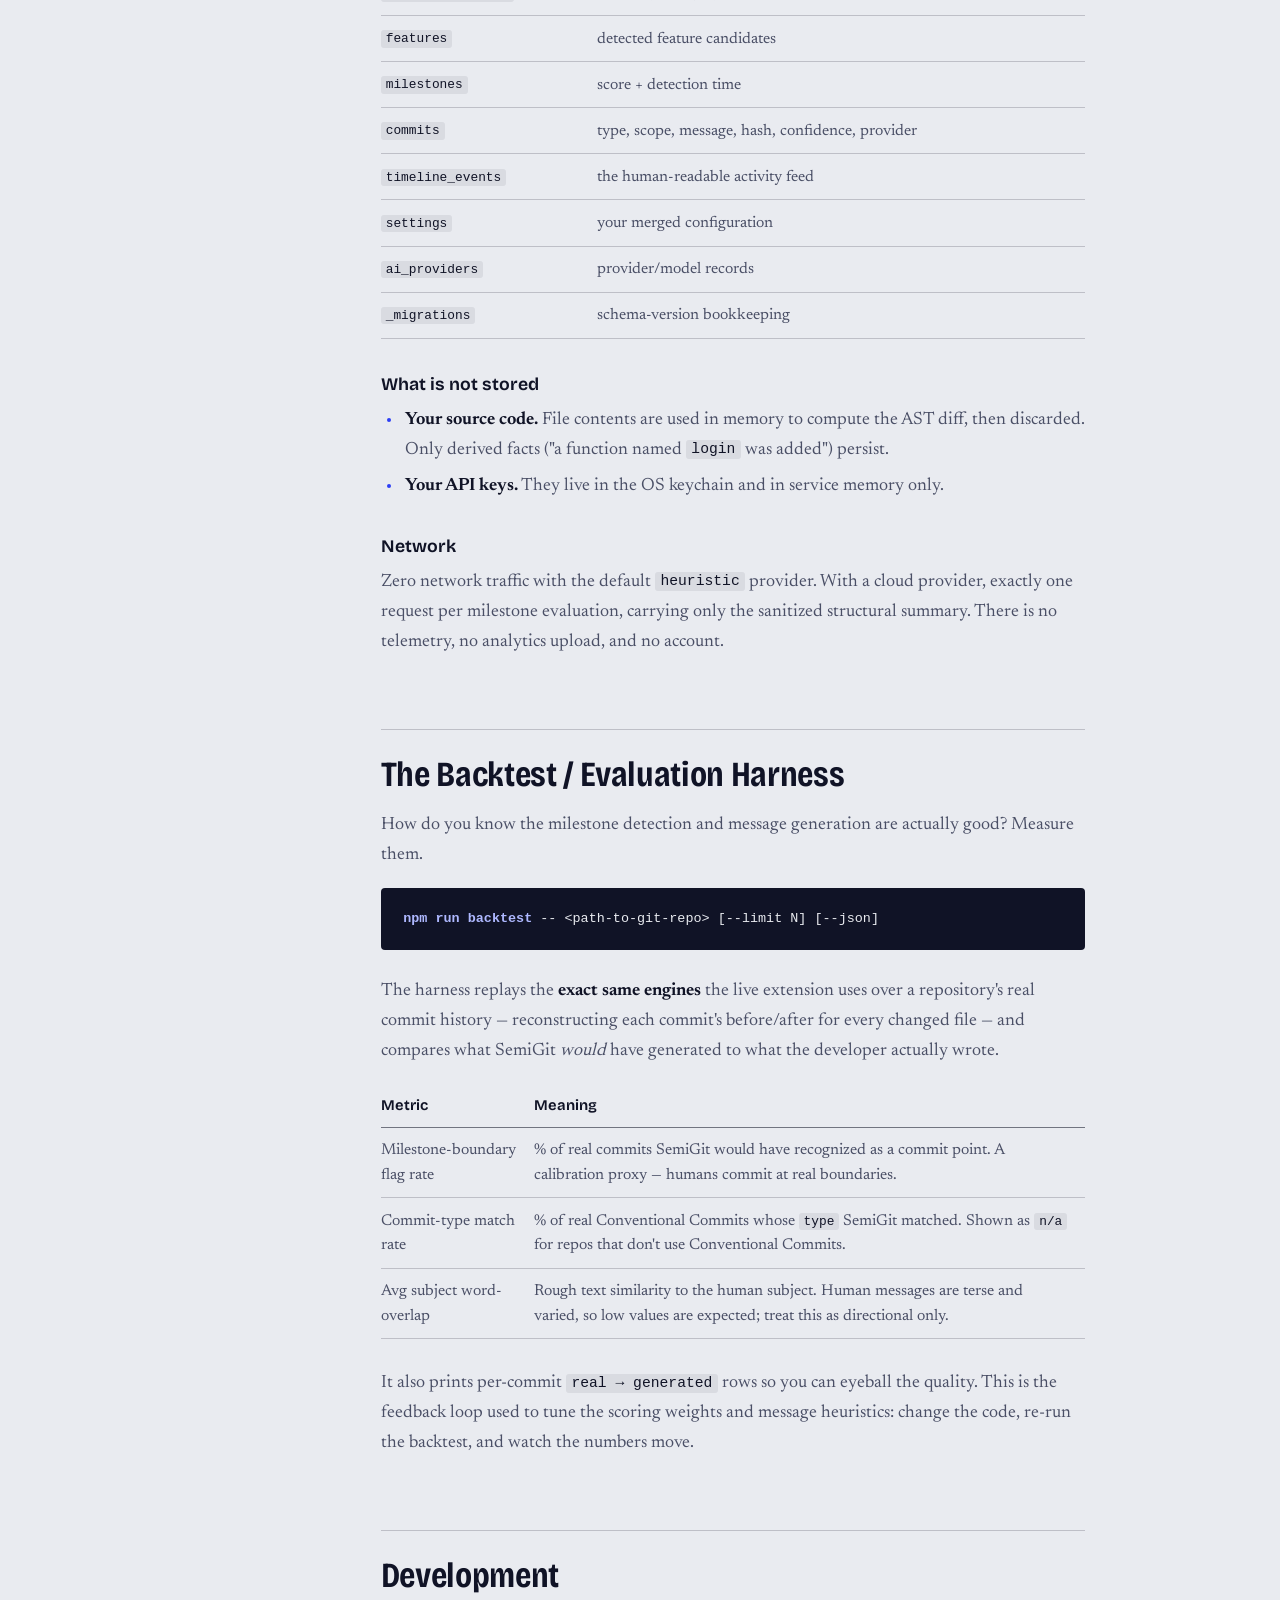
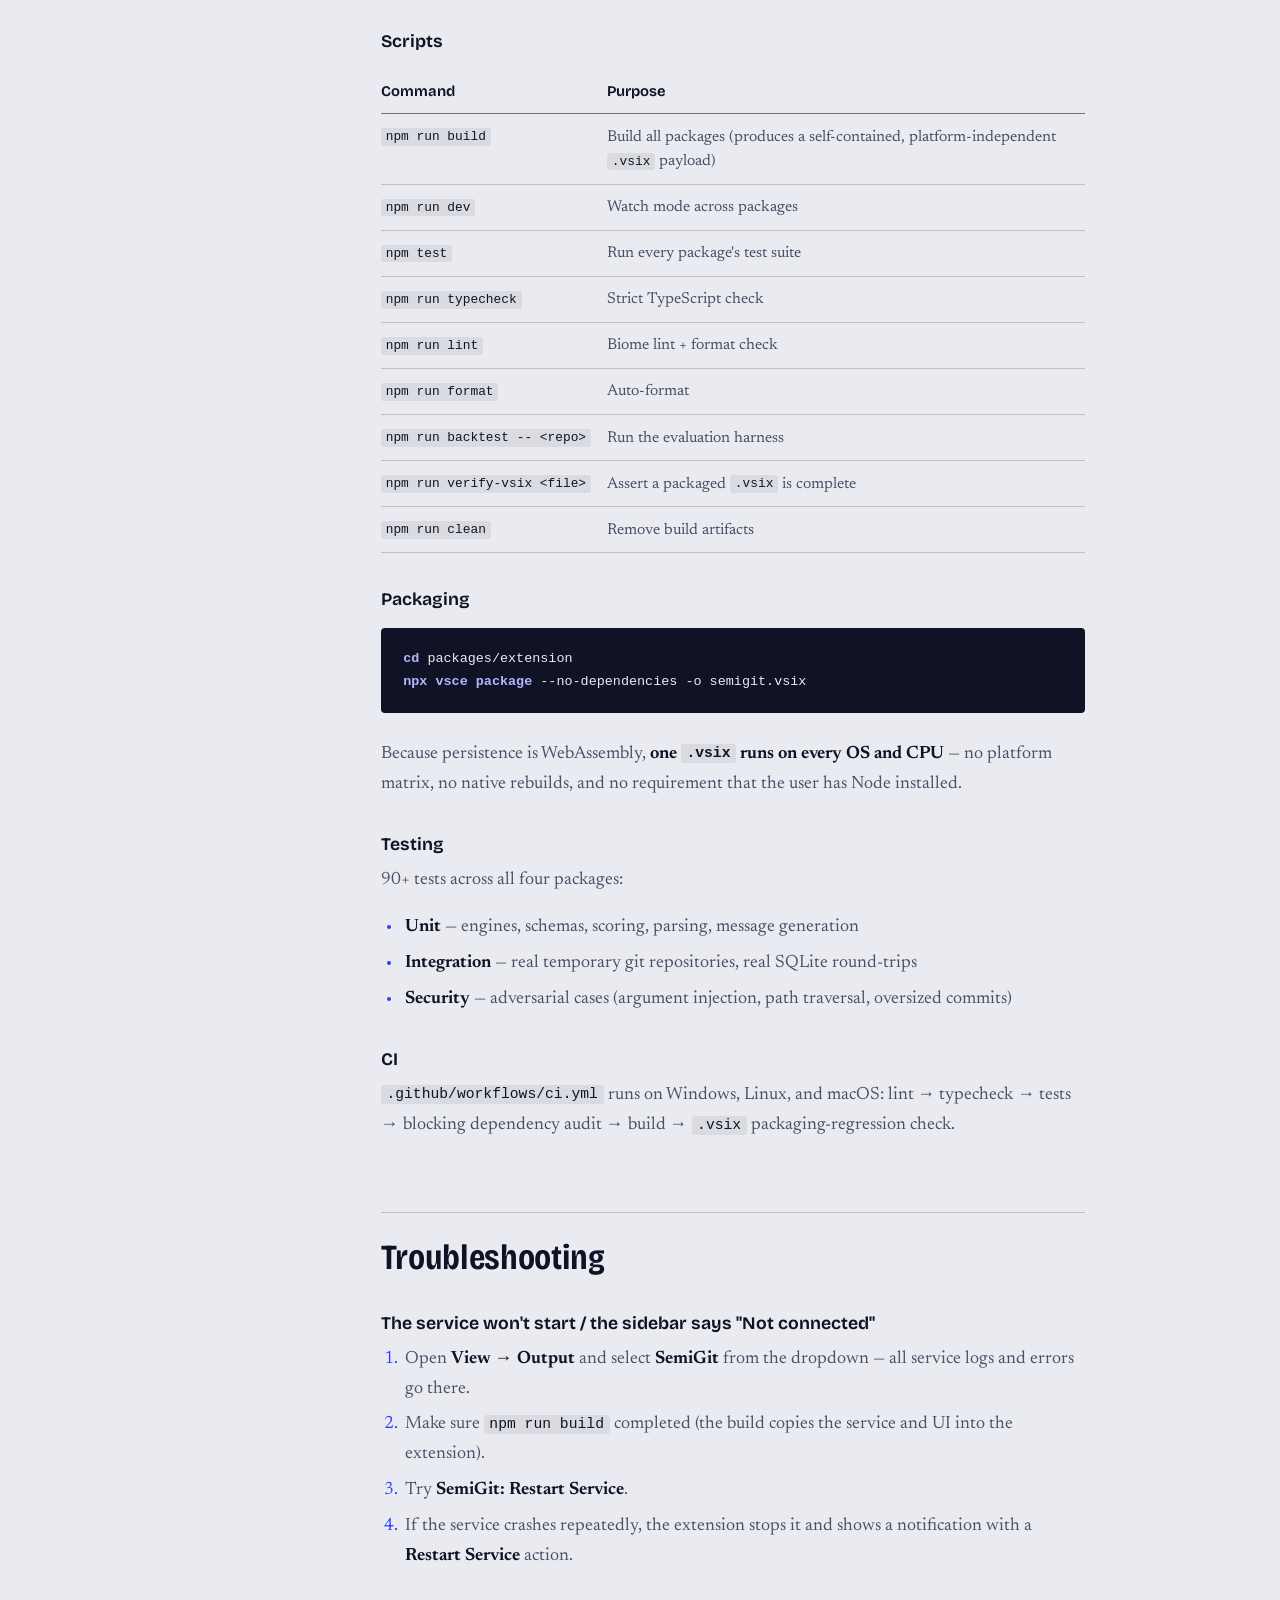
<file: docs/semigit.html>
<!DOCTYPE html>
<html lang="en">
<head>
  <meta charset="UTF-8">
  <meta name="viewport" content="width=device-width, initial-scale=1.0">
  <title>SemiGit — Docs — Yashsingh Chauhan</title>
  <meta name="description" content="SemiGit documentation: a local-first VS Code extension that detects feature-level milestones and generates Conventional Commits — fully offline by default.">
  <link rel="icon" href="data:image/svg+xml,%3Csvg xmlns=%27http://www.w3.org/2000/svg%27 viewBox=%270 0 32 32%27%3E%3Crect width=%2732%27 height=%2732%27 fill=%27%23E9EBF0%27/%3E%3Cg fill=%27%232C3EF5%27%3E%3Ccircle cx=%2716%27 cy=%2716%27 r=%274%27/%3E%3Ccircle cx=%277%27 cy=%279%27 r=%272%27/%3E%3Ccircle cx=%2725%27 cy=%2712%27 r=%272.4%27/%3E%3Ccircle cx=%2721%27 cy=%2726%27 r=%272%27/%3E%3Ccircle cx=%279%27 cy=%2724%27 r=%271.8%27/%3E%3C/g%3E%3C/svg%3E">
  <link rel="stylesheet" href="../css/site.css">
  <link rel="stylesheet" href="../css/docs.css">
</head>
<body>

  <nav class="nav is-solid">
    <a href="../index.html" class="nav__wordmark">Yashsingh Chauhan</a>
    <ul class="nav__links">
      <li><a href="../index.html#work">Work</a></li>
      <li><a href="../index.html#contact">Contact</a></li>
    </ul>
  </nav>

  <main class="container docs">

    <!-- ============ SIDEBAR ============ -->
    <aside class="docs__side">
      <p class="eyebrow">Docs</p>
      <h2 class="docs__sidetitle">SemiGit</h2>
      <nav class="docs__toc">
        <a href="#overview">Overview</a>
        <a href="#why">Why SemiGit</a>
        <a href="#features">Features</a>
        <a href="#quick-start">Quick Start</a>
        <a href="#usage">Usage Guide</a>
        <a href="#commands">Commands</a>
        <a href="#configuration">Configuration</a>
        <a href="#ai-providers">AI Providers</a>
        <a href="#how-it-works">How It Works</a>
        <a href="#architecture">Architecture</a>
        <a href="#privacy">Data &amp; Privacy</a>
        <a href="#backtest">Backtest Harness</a>
        <a href="#development">Development</a>
        <a href="#troubleshooting">Troubleshooting</a>
        <a href="#faq">FAQ</a>
        <a href="#security">Security</a>
        <a href="#limitations">Limitations</a>
      </nav>
      <a class="btn-ghost btn-ghost--sm docs__back" href="../index.html#p-semigit">&larr; Back to the work</a>
    </aside>

    <!-- ============ BODY ============ -->
    <article class="docs__body">
      <h1>SemiGit</h1>
      <p class="docs__tag">AI-Powered Semantic Commit Generation — VS Code Extension</p>

      <div class="docs__badges">
        <span>TypeScript · Strict</span>
        <span>90+ Tests Passing</span>
        <span>One Universal .vsix</span>
        <span>Fully Offline</span>
        <span>MIT License</span>
      </div>

      <blockquote>Commits should mark <b>what changed</b>, not <b>when you got tired</b>.</blockquote>

      <section id="overview">
        <h2>Overview</h2>
        <p>SemiGit is a <b>local-first VS Code extension</b> that watches your coding session, understands each change <b>structurally</b> (via the TypeScript compiler) and <b>semantically</b>, detects when you've crossed a feature-level milestone, and generates a Conventional Commit for it.</p>
        <p>It runs <b>fully offline by default</b> (no API key, no network), ships as <b>one universal build</b> (SQLite compiled to WebAssembly — no native module, no per-OS packaging), and its output quality is <b>measured against real git history</b> rather than asserted.</p>
        <div class="callout"><b>Stack</b>TypeScript (strict) · VS Code Extension API · TS Compiler API · React + Tailwind (webview) · sql.js (SQLite → WASM) · Drizzle · Zod · simple-git · Turbo monorepo</div>
      </section>

      <section id="why">
        <h2>Why SemiGit</h2>
        <p>Most git history is noisy: <code>wip</code>, <code>fix</code>, <code>stuff</code>, <code>final2</code>. That happens because commits are made when a developer <i>feels</i> done — an arbitrary point in time — and writing a good message is friction, so people don't.</p>
        <p>Existing tools format a message you already typed. None of them decide <b>when</b> a commit should happen or <b>what</b> it represents, based on the actual code change. SemiGit does both:</p>
        <ol>
          <li>It watches saves and diffs your code's <b>structure</b> (functions, classes, methods, interfaces, components, imports) — not line counts.</li>
          <li>It scores whether you've reached a <b>feature-level milestone</b>.</li>
          <li>When you have, it writes the <b>Conventional Commit</b> for that unit of work.</li>
        </ol>
      </section>

      <section id="features">
        <h2>Features</h2>
        <ul>
          <li><b>Semantic milestone detection</b> — a weighted score over structural change volume, files touched, session duration, and analysis confidence.</li>
          <li><b>Conventional Commit generation</b> — <code>type(scope): subject</code> plus a body summarizing what changed.</li>
          <li><b>Three commit modes</b> — Suggest (default), Automatic, Hybrid.</li>
          <li><b>Works fully offline</b> — a deterministic heuristic engine means zero setup, zero cost, zero network.</li>
          <li><b>Optional AI providers</b> — OpenAI, Anthropic, Google Gemini, DeepSeek, and local Ollama, behind one interface with automatic fallback to the offline engine.</li>
          <li><b>Compiler-grade parsing</b> — JS/TS structure comes from the TypeScript Compiler API.</li>
          <li><b>Live sidebar</b> — current session, milestone score, detected feature, commit suggestions.</li>
          <li><b>Dashboard</b> — commit frequency, session time, and a development timeline.</li>
          <li><b>Per-commit provider attribution</b> — analytics distinguish AI-generated from heuristic commits.</li>
          <li><b>Evaluation harness</b> — replay the pipeline over real git history and measure output quality.</li>
          <li><b>One universal <code>.vsix</code></b> — no native module, no ABI matching, no system Node requirement.</li>
        </ul>
      </section>

      <section id="quick-start">
        <h2>Quick Start</h2>
        <h3>Prerequisites</h3>
        <div class="tblwrap"><table>
          <tr><th>Requirement</th><th>Version</th><th>Notes</th></tr>
          <tr><td>Node.js</td><td>≥ 20.19</td><td>for building only — the extension runs on VS Code's own runtime</td></tr>
          <tr><td>npm</td><td>≥ 10</td><td>ships with Node</td></tr>
          <tr><td>Git</td><td>any recent</td><td>required on <code>PATH</code> — it's a Git tool</td></tr>
          <tr><td>VS Code</td><td>≥ 1.85</td><td></td></tr>
        </table></div>

        <h3>Build</h3>
        <pre><code><span class="k">npm install</span>      <span class="c"># no native compilation — persistence is WebAssembly</span>
<span class="k">npm run build</span>    <span class="c"># builds shared → service → webview → extension</span>
<span class="k">npm test</span>         <span class="c"># optional: runs the full test suite</span></code></pre>

        <h3>Run</h3>
        <div class="step">
          <span class="step__num">1</span>
          <div class="step__body"><h3>Open the project</h3><p>Open the SemiGit folder in VS Code.</p></div>
        </div>
        <div class="step">
          <span class="step__num">2</span>
          <div class="step__body"><h3>Launch the Extension Development Host</h3><p>Press <b>F5</b> → <b>Run SemiGit Extension</b>. A second VS Code window opens with SemiGit loaded.</p></div>
        </div>
        <div class="step">
          <span class="step__num">3</span>
          <div class="step__body"><h3>Open a git repository</h3><p>In that window, <b>File → Open Folder</b> and open a <b>Git repository</b> containing <code>.ts / .tsx / .js / .jsx / .py</code> files. (Run <code>git init</code> first if it isn't a repo.)</p></div>
        </div>
        <div class="step">
          <span class="step__num">4</span>
          <div class="step__body"><h3>Open the sidebar</h3><p>Click the <b>SemiGit</b> icon in the Activity Bar.</p></div>
        </div>

        <h3>Try it without installing anything</h3>
        <p>The analysis engines are pure TypeScript, so you can watch SemiGit <b>grade itself against real git history</b> without launching the extension:</p>
        <pre><code><span class="k">npm install</span> &amp;&amp; <span class="k">npm run build</span>
<span class="k">npm run backtest</span> -- .              <span class="c"># replay SemiGit over this repo's own commits</span>
<span class="k">npm run backtest</span> -- /path/to/repo --limit 100
<span class="k">npm run backtest</span> -- . --json       <span class="c"># machine-readable output</span></code></pre>
        <div class="callout"><b>Tip</b>This is the fastest way to evaluate whether the tool's judgement is any good.</div>
      </section>

      <section id="usage">
        <h2>Usage Guide</h2>
        <h3>The basic loop</h3>
        <ol>
          <li><b>Open a git repo</b> with supported source files and make sure the SemiGit sidebar is visible.</li>
          <li><b>Write code and save</b> (<code>Ctrl/Cmd+S</code>). SemiGit only analyzes on save, not on every keystroke.</li>
          <li>After the debounce window (default 2s), the sidebar updates: <b>Current session</b> (elapsed time, files changed, milestone-score progress bar), <b>Detected feature</b> (inferred name + confidence), and <b>Suggestions</b> (a commit card once the score crosses the threshold).</li>
          <li><b>Click Commit</b> on the suggestion card. SemiGit stages those files and creates the commit.</li>
        </ol>

        <h3>Forcing an evaluation</h3>
        <ul>
          <li><b>SemiGit: Evaluate Milestone Now</b> — score the session immediately and report the result.</li>
          <li><b>SemiGit: Generate Commit</b> — build a commit draft right now, regardless of the threshold.</li>
        </ul>

        <h3>Commit modes</h3>
        <p>Set <code>semigit.commitMode</code>:</p>
        <div class="tblwrap"><table>
          <tr><th>Mode</th><th>Behavior</th></tr>
          <tr><td><code>suggest</code> <i>(default)</i></td><td>Shows a suggestion card. <b>Nothing is committed until you click.</b></td></tr>
          <tr><td><code>automatic</code></td><td>Commits as soon as a milestone is detected (score ≥ <code>suggestThreshold</code>). No prompt.</td></tr>
          <tr><td><code>hybrid</code></td><td>Suggests normally, but auto-commits when the score is high (≥ <code>autoCommitThreshold</code>).</td></tr>
        </table></div>
        <div class="callout"><b>Note</b><code>automatic</code> and <code>hybrid</code> create commits with no confirmation. They never push unless you explicitly enable <code>semigit.autoPushToRemote</code>. To undo an unwanted commit, use <code>git reset --soft HEAD~1</code> (your changes stay staged).</div>

        <h3>The dashboard</h3>
        <p><b>SemiGit: Open Dashboard</b> shows:</p>
        <ul>
          <li><b>Metric tiles</b> — total commits, AI-generated commits, average commit size, features completed, refactors, sessions</li>
          <li><b>Commit frequency</b> — a bar chart over time</li>
          <li><b>Session time</b> — minutes coded per day</li>
          <li><b>Timeline</b> — an append-only feed of sessions, milestones, generated commits, and created commits</li>
        </ul>
      </section>

      <section id="commands">
        <h2>Commands</h2>
        <p>Open the Command Palette (<code>Ctrl/Cmd+Shift+P</code>) and type "SemiGit".</p>
        <div class="tblwrap"><table>
          <tr><th>Command</th><th>What it does</th></tr>
          <tr><td>SemiGit: Start Monitoring</td><td>Begin a session for the current workspace</td></tr>
          <tr><td>SemiGit: Stop Monitoring</td><td>End the session and stop watching files</td></tr>
          <tr><td>SemiGit: Evaluate Milestone Now</td><td>Score the session immediately and show the result</td></tr>
          <tr><td>SemiGit: Generate Commit</td><td>Build a commit draft now, ignoring the threshold</td></tr>
          <tr><td>SemiGit: Open Dashboard</td><td>Open the analytics + timeline panel</td></tr>
          <tr><td>SemiGit: Choose AI Provider</td><td>Pick Offline / Local LLM / Cloud API, and enter a key if needed</td></tr>
          <tr><td>SemiGit: Set API Key</td><td>Store the API key for the active provider in the OS keychain</td></tr>
          <tr><td>SemiGit: Test AI Provider</td><td>Make one real call and report whether the provider actually responds</td></tr>
          <tr><td>SemiGit: Restart Service</td><td>Restart the local analysis service</td></tr>
        </table></div>
      </section>

      <section id="configuration">
        <h2>Configuration</h2>
        <p>All settings live under <code>semigit.*</code> in VS Code settings.</p>
        <div class="tblwrap"><table>
          <tr><th>Setting</th><th>Type</th><th>Default</th><th>Scope</th><th>Description</th></tr>
          <tr><td><code>provider</code></td><td>enum</td><td><code>heuristic</code></td><td>window</td><td><code>heuristic</code>, <code>openai</code>, <code>anthropic</code>, <code>gemini</code>, <code>deepseek</code>, <code>ollama</code>. <code>heuristic</code> = fully offline.</td></tr>
          <tr><td><code>model</code></td><td>string</td><td><code>""</code></td><td>window</td><td>Model id for the provider. Empty uses the provider default.</td></tr>
          <tr><td><code>commitMode</code></td><td>enum</td><td><code>suggest</code></td><td><b>machine</b></td><td><code>suggest</code>, <code>automatic</code>, or <code>hybrid</code>.</td></tr>
          <tr><td><code>suggestThreshold</code></td><td>number 0–1</td><td><code>0.5</code></td><td>window</td><td>Milestone score at/above which a commit is suggested.</td></tr>
          <tr><td><code>autoCommitThreshold</code></td><td>number 0–1</td><td><code>0.8</code></td><td><b>machine</b></td><td>Higher bar for auto-committing in hybrid mode.</td></tr>
          <tr><td><code>debounceMs</code></td><td>100–60000</td><td><code>2000</code></td><td>window</td><td>Idle time after a save before analysis runs.</td></tr>
          <tr><td><code>autoPushToRemote</code></td><td>boolean</td><td><code>false</code></td><td><b>machine</b></td><td>Push after creating a commit.</td></tr>
          <tr><td><code>enabledLanguages</code></td><td>string[]</td><td>all</td><td>window</td><td>Which of <code>javascript</code>, <code>typescript</code>, <code>python</code> to analyze.</td></tr>
          <tr><td><code>analyticsScope</code></td><td>enum</td><td><code>repository</code></td><td>window</td><td>Aggregate analytics per <code>repository</code> or per <code>machine</code>.</td></tr>
          <tr><td><code>maxFilesPerCommit</code></td><td>number ≥ 1</td><td><code>50</code></td><td>window</td><td>Safety cap on files folded into one commit.</td></tr>
          <tr><td><code>servicePath</code></td><td>string</td><td><code>""</code></td><td><b>machine</b></td><td><i>Advanced — executes code.</i> Absolute path to the service entry. Leave blank to auto-resolve.</td></tr>
        </table></div>

        <h3>Why some settings are machine-scoped</h3>
        <p><code>commitMode</code>, <code>autoCommitThreshold</code>, <code>autoPushToRemote</code>, and <code>servicePath</code> are <b>machine-scoped</b> deliberately. A repository you clone ships its own <code>.vscode/settings.json</code>; if these were workspace-scoped, an untrusted repo could silently switch you into <code>automatic</code> mode, enable pushing, or point the extension at an arbitrary executable. Machine scope means only <i>your</i> User settings can change them.</p>

        <h3>Tuning the milestone threshold</h3>
        <ul>
          <li>Commits triggering <b>too often</b> → raise <code>suggestThreshold</code> (e.g. <code>0.65</code>).</li>
          <li>Commits <b>never</b> triggering → lower it (e.g. <code>0.35</code>), or use <b>Evaluate Milestone Now</b> to see the current score and the reasons behind it.</li>
        </ul>
      </section>

      <section id="ai-providers">
        <h2>AI Providers</h2>
        <p><b>AI is entirely optional.</b> The default <code>heuristic</code> provider is deterministic, offline, and free. An LLM only improves the <i>quality of the feature label and commit subject</i> — it is never required to detect milestones or create commits.</p>

        <h3>Setting one up</h3>
        <ol>
          <li><code>Ctrl/Cmd+Shift+P</code> → <b>SemiGit: Choose AI Provider</b></li>
          <li>Pick <b>Offline (heuristic)</b>, <b>Local LLM (Ollama)</b>, or <b>Cloud API</b> → provider</li>
          <li>Paste your key when prompted</li>
          <li>Run <b>SemiGit: Test AI Provider</b> → expect <code>✓ "&lt;provider&gt;" responded</code></li>
        </ol>
        <div class="tblwrap"><table>
          <tr><th>Provider</th><th>Key required</th><th>Where to get it</th><th>Default model</th></tr>
          <tr><td><code>heuristic</code></td><td>no</td><td>built in, offline</td><td>—</td></tr>
          <tr><td><code>ollama</code></td><td>no</td><td>run locally (<code>ollama serve</code>, <code>ollama pull llama3.1</code>)</td><td><code>llama3.1</code></td></tr>
          <tr><td><code>openai</code></td><td>yes</td><td>platform.openai.com</td><td><code>gpt-4o-mini</code></td></tr>
          <tr><td><code>anthropic</code></td><td>yes</td><td>console.anthropic.com</td><td><code>claude-3-5-haiku-latest</code></td></tr>
          <tr><td><code>gemini</code></td><td>yes</td><td>aistudio.google.com</td><td><code>gemini-1.5-flash</code></td></tr>
          <tr><td><code>deepseek</code></td><td>yes</td><td>platform.deepseek.com</td><td><code>deepseek-chat</code></td></tr>
        </table></div>

        <h3>What actually gets sent</h3>
        <p>Cloud providers receive only a <b>sanitized structural summary</b>: repository name, file paths, changed identifier names, and a semantic summary — <b>never your raw file contents</b>. All free-text fields pass through a prompt-injection sanitizer before interpolation, and responses are normalized through a strict Zod schema.</p>

        <h3>Key storage</h3>
        <p>Keys are stored in the <b>OS keychain</b> via VS Code SecretStorage, passed to the local service <b>in memory only</b>, and never written to disk, the database, or logs. Any provider failure (bad key, network error, rate limit) silently falls back to the offline heuristic.</p>

        <h3>Cost</h3>
        <p>One LLM call happens per milestone evaluation — not per keystroke or save. With the cheap default models this is negligible.</p>
      </section>

      <section id="how-it-works">
        <h2>How It Works</h2>
        <h3>The pipeline</h3>
        <pre><code>save file → capture (extension)
          → AST diff (TS compiler)
          → semantic categorization
          → feature analysis (AI or heuristic)
          → milestone score ≥ threshold?
              ├─ no  → keep watching
              └─ yes → commit draft (Conventional Commit)
                        ├─ Suggest   → show in sidebar
                        ├─ Automatic → commit now
                        └─ Hybrid    → commit if score high</code></pre>
        <ol>
          <li><b>Capture</b> — the extension watches saves/creates/deletes for enabled languages and sends the path, event type, and content to the local service.</li>
          <li><b>AST diff</b> — the file's previous and current content are parsed and compared, producing structural deltas: <code>function login added</code>, <code>method refresh removed</code>, etc.</li>
          <li><b>Semantic categorization</b> — deltas are aggregated into a human-readable summary and a Conventional Commit category (<code>feat</code>, <code>fix</code>, <code>refactor</code>, <code>docs</code>, <code>test</code>, <code>chore</code>, …), with file-path heuristics for tests/docs/config.</li>
          <li><b>Feature analysis</b> — the active provider (AI or heuristic) produces a normalized <code>FeatureAnalysis</code>: label, category, confidence, suggested type, scope, rationale.</li>
          <li><b>Milestone scoring</b> — see the formula below.</li>
          <li><b>Commit generation</b> — a Conventional Commit header plus a body listing the rationale and files.</li>
          <li><b>Persistence</b> — every stage is recorded; the timeline and analytics update live.</li>
        </ol>

        <h3>The milestone score</h3>
        <p>A weighted sum of five saturating signals, all normalized to <code>[0, 1]</code>:</p>
        <pre><code>score = 0.15 × files
      + 0.25 × structural
      + 0.15 × duration
      + 0.25 × featureConfidence
      + 0.20 × aiConfidence</code></pre>
        <div class="tblwrap"><table>
          <tr><th>Signal</th><th>Saturates at</th></tr>
          <tr><td>files changed</td><td>5 files</td></tr>
          <tr><td>structural changes</td><td>8 entity deltas</td></tr>
          <tr><td>session duration</td><td>30 minutes</td></tr>
        </table></div>
        <p>A commit is <b>suggested</b> when <code>score ≥ suggestThreshold</code> (default <code>0.5</code>), and <b>auto-created</b> in hybrid mode when <code>score ≥ autoCommitThreshold</code> (default <code>0.8</code>). Every decision carries a human-readable <code>reasons</code> list explaining the score.</p>

        <h3>Language support</h3>
        <div class="tblwrap"><table>
          <tr><th>Language</th><th>Parser</th><th>Detected entities</th></tr>
          <tr><td>TypeScript / TSX</td><td>TypeScript Compiler API</td><td>functions, classes, methods, interfaces, enums, type aliases, arrow functions, JSX components, imports</td></tr>
          <tr><td>JavaScript / JSX</td><td>TypeScript Compiler API</td><td>same as above</td></tr>
          <tr><td>Python</td><td>heuristic parser</td><td>functions, classes, methods, imports</td></tr>
        </table></div>
        <p><code>web-tree-sitter</code> is supported as an opt-in upgrade: place <code>tree-sitter-&lt;lang&gt;.wasm</code> grammar files in a folder and set the <code>SEMIGIT_GRAMMARS_DIR</code> environment variable. Missing grammars simply keep the default parser.</p>
      </section>

      <section id="architecture">
        <h2>Architecture</h2>
        <h3>Three processes, three trust boundaries</h3>
        <pre><code>┌─ VS Code Extension Host ──────────────────────────┐
│ extension: service supervisor · commands · status │
└──────┬──────────────────────────────┬─────────────┘
       │ JSON-RPC over stdio          │ postMessage (Zod-validated)
┌──────▼──────────────────────┐  ┌────▼──────────────────────┐
│ Local Service (Node child)  │  │ Sandboxed Webview (CSP)   │
│ · JSON-RPC handlers (Zod)   │  │ · React sidebar+dashboard │
│ · pipeline + engines        │  └───────────────────────────┘
│ · sql.js — SQLite in WASM   │
│ · simple-git (no shell) → git
└─────────────────────────────┘</code></pre>
        <p><b>Why three processes?</b></p>
        <ul>
          <li>The <b>webview</b> is a sandboxed browser context — it can't touch the filesystem, so UI code is isolated from your machine.</li>
          <li>The <b>extension host</b> is shared with every other extension; keeping analysis out of it means a heavy parse never freezes your editor.</li>
          <li>The <b>service</b> is a child process the extension supervises, restarts on crash, and can kill.</li>
        </ul>
        <p>Nothing crosses a boundary without passing a Zod schema at runtime. A compile-time drift check ensures the schemas can never silently diverge from their TypeScript types.</p>

        <h3>Design principles</h3>
        <ul>
          <li><b>Interface seams everywhere</b> — <code>LanguageParser</code>, <code>AIProvider</code>, and the repository layer are all swappable without touching orchestration. Swapping SQLite→WASM and regex→TS-compiler each touched one implementation file.</li>
          <li><b>Deterministic core</b> — every engine is pure and synchronous; AI is an optional enhancement, not a dependency.</li>
          <li><b>Composition root</b> — all wiring happens in one container; no service locators or globals.</li>
        </ul>

        <h3>Project structure</h3>
        <pre><code>semigit/
├─ packages/
│  ├─ shared/      @semigit/shared   — domain types, typed IPC contract, Zod schemas
│  ├─ service/     @semigit/service  — engines, AI layer, persistence, JSON-RPC server
│  ├─ extension/   semigit           — VS Code extension: supervisor, commands, sidebar
│  └─ webview/     @semigit/webview  — React + Tailwind UI (sidebar + dashboard)
├─ scripts/verify-vsix.mjs           — packaging regression guard
├─ .github/workflows/                — ci.yml (3-OS matrix), release.yml
└─ turbo.json · tsconfig.base.json · biome.json</code></pre>
        <pre><code>packages/service/src/
├─ ai/             provider registry, adapters, heuristic fallback, prompt sanitization
├─ backtest/       evaluation harness (backtest.ts, cli.ts)
├─ db/             sql.js client, Drizzle schema, migration runner
├─ engines/        ast/ · semantic · feature · milestone · commit · analytics · util
├─ git/            GitService (simple-git only, never a shell)
├─ pipeline/       orchestration of the full flow
├─ repositories/   typed data access
├─ rpc/            JSON-RPC server + validated handlers
└─ config.ts · container.ts · logger.ts · paths.ts · index.ts</code></pre>
      </section>

      <section id="privacy">
        <h2>Data, Storage &amp; Privacy</h2>
        <h3>Where data lives</h3>
        <div class="tblwrap"><table>
          <tr><th>OS</th><th>Path</th></tr>
          <tr><td>Windows</td><td><code>%APPDATA%\SemiGit\semigit.db</code></td></tr>
          <tr><td>macOS</td><td><code>~/Library/Application Support/SemiGit/semigit.db</code></td></tr>
          <tr><td>Linux</td><td><code>~/.local/share/SemiGit/semigit.db</code></td></tr>
        </table></div>
        <p>A single SQLite file, plus a <code>.tmp</code> file used for atomic writes. Deleting it resets all history.</p>

        <h3>What is stored</h3>
        <div class="tblwrap"><table>
          <tr><th>Table</th><th>Contents</th></tr>
          <tr><td><code>repositories</code></td><td>repo path + name</td></tr>
          <tr><td><code>sessions</code></td><td>start/end time, duration</td></tr>
          <tr><td><code>file_changes</code></td><td><b>path, event type, timestamp only</b></td></tr>
          <tr><td><code>ast_changes</code></td><td>structural deltas (entity type, name, change type)</td></tr>
          <tr><td><code>semantic_changes</code></td><td>summary, category, confidence</td></tr>
          <tr><td><code>features</code></td><td>detected feature candidates</td></tr>
          <tr><td><code>milestones</code></td><td>score + detection time</td></tr>
          <tr><td><code>commits</code></td><td>type, scope, message, hash, confidence, provider</td></tr>
          <tr><td><code>timeline_events</code></td><td>the human-readable activity feed</td></tr>
          <tr><td><code>settings</code></td><td>your merged configuration</td></tr>
          <tr><td><code>ai_providers</code></td><td>provider/model records</td></tr>
          <tr><td><code>_migrations</code></td><td>schema-version bookkeeping</td></tr>
        </table></div>

        <h3>What is not stored</h3>
        <ul>
          <li><b>Your source code.</b> File contents are used in memory to compute the AST diff, then discarded. Only derived facts ("a function named <code>login</code> was added") persist.</li>
          <li><b>Your API keys.</b> They live in the OS keychain and in service memory only.</li>
        </ul>

        <h3>Network</h3>
        <p>Zero network traffic with the default <code>heuristic</code> provider. With a cloud provider, exactly one request per milestone evaluation, carrying only the sanitized structural summary. There is no telemetry, no analytics upload, and no account.</p>
      </section>

      <section id="backtest">
        <h2>The Backtest / Evaluation Harness</h2>
        <p>How do you know the milestone detection and message generation are actually good? Measure them.</p>
        <pre><code><span class="k">npm run backtest</span> -- &lt;path-to-git-repo&gt; [--limit N] [--json]</code></pre>
        <p>The harness replays the <b>exact same engines</b> the live extension uses over a repository's real commit history — reconstructing each commit's before/after for every changed file — and compares what SemiGit <i>would</i> have generated to what the developer actually wrote.</p>
        <div class="tblwrap"><table>
          <tr><th>Metric</th><th>Meaning</th></tr>
          <tr><td>Milestone-boundary flag rate</td><td>% of real commits SemiGit would have recognized as a commit point. A calibration proxy — humans commit at real boundaries.</td></tr>
          <tr><td>Commit-type match rate</td><td>% of real Conventional Commits whose <code>type</code> SemiGit matched. Shown as <code>n/a</code> for repos that don't use Conventional Commits.</td></tr>
          <tr><td>Avg subject word-overlap</td><td>Rough text similarity to the human subject. Human messages are terse and varied, so low values are expected; treat this as directional only.</td></tr>
        </table></div>
        <p>It also prints per-commit <code>real → generated</code> rows so you can eyeball the quality. This is the feedback loop used to tune the scoring weights and message heuristics: change the code, re-run the backtest, and watch the numbers move.</p>
      </section>

      <section id="development">
        <h2>Development</h2>
        <h3>Scripts</h3>
        <div class="tblwrap"><table>
          <tr><th>Command</th><th>Purpose</th></tr>
          <tr><td><code>npm run build</code></td><td>Build all packages (produces a self-contained, platform-independent <code>.vsix</code> payload)</td></tr>
          <tr><td><code>npm run dev</code></td><td>Watch mode across packages</td></tr>
          <tr><td><code>npm test</code></td><td>Run every package's test suite</td></tr>
          <tr><td><code>npm run typecheck</code></td><td>Strict TypeScript check</td></tr>
          <tr><td><code>npm run lint</code></td><td>Biome lint + format check</td></tr>
          <tr><td><code>npm run format</code></td><td>Auto-format</td></tr>
          <tr><td><code>npm run backtest -- &lt;repo&gt;</code></td><td>Run the evaluation harness</td></tr>
          <tr><td><code>npm run verify-vsix &lt;file&gt;</code></td><td>Assert a packaged <code>.vsix</code> is complete</td></tr>
          <tr><td><code>npm run clean</code></td><td>Remove build artifacts</td></tr>
        </table></div>

        <h3>Packaging</h3>
        <pre><code><span class="k">cd</span> packages/extension
<span class="k">npx vsce package</span> --no-dependencies -o semigit.vsix</code></pre>
        <p>Because persistence is WebAssembly, <b>one <code>.vsix</code> runs on every OS and CPU</b> — no platform matrix, no native rebuilds, and no requirement that the user has Node installed.</p>

        <h3>Testing</h3>
        <p>90+ tests across all four packages:</p>
        <ul>
          <li><b>Unit</b> — engines, schemas, scoring, parsing, message generation</li>
          <li><b>Integration</b> — real temporary git repositories, real SQLite round-trips</li>
          <li><b>Security</b> — adversarial cases (argument injection, path traversal, oversized commits)</li>
        </ul>

        <h3>CI</h3>
        <p><code>.github/workflows/ci.yml</code> runs on Windows, Linux, and macOS: lint → typecheck → tests → blocking dependency audit → build → <code>.vsix</code> packaging-regression check.</p>
      </section>

      <section id="troubleshooting">
        <h2>Troubleshooting</h2>
        <h3>The service won't start / the sidebar says "Not connected"</h3>
        <ol>
          <li>Open <b>View → Output</b> and select <b>SemiGit</b> from the dropdown — all service logs and errors go there.</li>
          <li>Make sure <code>npm run build</code> completed (the build copies the service and UI into the extension).</li>
          <li>Try <b>SemiGit: Restart Service</b>.</li>
          <li>If the service crashes repeatedly, the extension stops it and shows a notification with a <b>Restart Service</b> action.</li>
        </ol>

        <h3>No suggestions ever appear</h3>
        <div class="tblwrap"><table>
          <tr><th>Check</th><th>Fix</th></tr>
          <tr><td>Is the folder a git repo?</td><td>Run <code>git init</code></td></tr>
          <tr><td>Did you <b>save</b> the file?</td><td>Analysis runs on save, not on typing</td></tr>
          <tr><td>Is the file a supported type?</td><td><code>.ts .tsx .js .jsx .py</code></td></tr>
          <tr><td>Is the language enabled?</td><td>Check <code>semigit.enabledLanguages</code></td></tr>
          <tr><td>Is the score below threshold?</td><td>Run <b>Evaluate Milestone Now</b> to see the score and reasons; lower <code>semigit.suggestThreshold</code></td></tr>
          <tr><td>Change too small?</td><td>The score needs meaningful structural change — one-line edits won't trigger it</td></tr>
        </table></div>

        <h3>The commit fails</h3>
        <ul>
          <li>Ensure <b>git is installed and on <code>PATH</code></b>.</li>
          <li>Ensure the folder is a git repository with changes to stage.</li>
          <li>"No staged changes to commit" means the files in the draft had nothing to stage.</li>
          <li>If you exceed <code>semigit.maxFilesPerCommit</code>, the commit is refused by design — raise the cap or commit manually.</li>
        </ul>

        <h3>AI isn't being used (it silently fell back to the heuristic)</h3>
        <p>Run <b>SemiGit: Test AI Provider</b>. It reports the exact reason:</p>
        <div class="tblwrap"><table>
          <tr><th>Message</th><th>Cause</th></tr>
          <tr><td><code>provider is set to "heuristic" (offline)</code></td><td>You haven't selected an AI provider</td></tr>
          <tr><td><code>No API key set for this provider</code></td><td>Run <b>Set API Key</b></td></tr>
          <tr><td>An HTTP/auth error</td><td>Bad or expired key</td></tr>
          <tr><td>A network/timeout error</td><td>Connectivity, or Ollama isn't running</td></tr>
        </table></div>
        <p>Any failure is non-fatal — SemiGit continues with the offline engine.</p>

        <h3>The sidebar or dashboard is blank</h3>
        <p>The webview has an error boundary; it will display the error and a reload action. Check the <b>SemiGit</b> output channel for a <code>clientError</code> line, then reload the window (<code>Developer: Reload Window</code>).</p>

        <h3>Analytics look wrong with multiple VS Code windows open</h3>
        <p>Each window runs its own service instance against the same database file. Concurrent writes are last-writer-wins, so some recent analytics rows can be lost. Writes are atomic, so the file never corrupts — and <b>your git history is never affected</b>. Prefer one window at a time for accurate analytics.</p>

        <h3>Resetting everything</h3>
        <p>Delete the database file (see <a href="#privacy">Data &amp; Privacy</a>) and restart. This clears sessions, timeline, and analytics. It does not touch your git history.</p>
      </section>

      <section id="faq">
        <h2>FAQ</h2>
        <p><b>Does it commit automatically without asking?</b><br>Not by default. <code>semigit.commitMode</code> is <code>suggest</code>, which only shows a card — nothing is committed until you click. <code>automatic</code> and <code>hybrid</code> do commit unattended if you enable them.</p>
        <p><b>Does it push to my remote?</b><br>No. <code>semigit.autoPushToRemote</code> defaults to <code>false</code>, and it's machine-scoped so a cloned repo can't turn it on.</p>
        <p><b>Do I need an API key?</b><br>No. The offline heuristic is the default and handles the entire pipeline, including auto-commit.</p>
        <p><b>Is my source code sent to an AI provider?</b><br>No. Only a sanitized structural summary — file paths, changed identifier names, and a semantic summary. Raw file contents never leave your machine.</p>
        <p><b>Do I need Node.js installed to use the extension?</b><br>No. The service runs on VS Code's own runtime. Node is only needed to build from source.</p>
        <p><b>Which languages are supported?</b><br>TypeScript, TSX, JavaScript, JSX (via the TypeScript compiler) and Python (heuristic parser).</p>
        <p><b>Can I undo an automatic commit?</b><br>Yes — <code>git reset --soft HEAD~1</code> keeps your changes staged.</p>
        <p><b>Does it work offline?</b><br>Completely, in the default configuration.</p>
      </section>

      <section id="security">
        <h2>Security</h2>
        <p>SemiGit crosses several trust boundaries, so these invariants are enforced and documented:</p>
        <ul>
          <li><b>Prompt-injection sanitization</b> — repo names, paths, and identifiers are attacker-influenced, so all free text is sanitized (newlines, backticks, tags, override tokens stripped; length capped) before entering a prompt.</li>
          <li><b>Untrusted webview</b> — every <code>postMessage</code> payload is validated with a schema before being forwarded; the webview runs under a strict nonce-based CSP with no <code>unsafe-inline</code>/<code>unsafe-eval</code>.</li>
          <li><b>Validated RPC boundary</b> — every parameter is schema-checked: paths must be absolute, contain no null bytes, and no <code>..</code> traversal after normalization.</li>
          <li><b>Secrets never persisted</b> — API keys live in the OS keychain and service memory only, and the logger redacts sensitive fields. Logs go to stderr, never stdout (which carries the RPC stream).</li>
          <li><b>Git without a shell</b> — all git access goes through <code>simple-git</code> with arguments passed as an array and a <code>--</code> separator, so a filename can never be interpreted as a flag. No <code>child_process.exec</code>, no <code>shell: true</code>.</li>
          <li><b>Commit caps</b> — every commit path enforces <code>maxFilesPerCommit</code>.</li>
          <li><b>Machine-scoped destructive settings</b> — an untrusted workspace cannot enable auto-commit, auto-push, or redirect the service executable.</li>
          <li><b>Bounded memory</b> — all caches keyed by session or repository have eviction limits.</li>
        </ul>
      </section>

      <section id="limitations">
        <h2>Limitations &amp; Roadmap</h2>
        <h3>Known limitations</h3>
        <ul>
          <li>Python analysis uses the heuristic parser, not a full grammar — less precise than JS/TS.</li>
          <li>Milestone weights are hand-tuned, not learned.</li>
          <li>Concurrent VS Code windows share one database; recent analytics writes are last-writer-wins.</li>
          <li>Generated subjects describe <i>structure</i> ("add AuthService"); only an LLM can infer deeper intent.</li>
        </ul>
        <h3>Possible next steps</h3>
        <ul>
          <li>Tree-sitter grammars bundled by default for Python parity</li>
          <li>Learned or user-tunable milestone weights informed by the backtest</li>
          <li>Inline commit preview and editing before committing</li>
          <li>Heuristic-vs-AI comparison run through the evaluation harness</li>
        </ul>
        <p>Licensed under <b>MIT</b>.</p>
      </section>

      <nav class="docs__pager">
        <a class="btn-ghost btn-ghost--sm" href="policypilot.html">&larr; PolicyPilot AI</a>
        <a class="btn-ghost btn-ghost--sm" href="provchain.html">ProvChain &rarr;</a>
      </nav>
    </article>

  </main>

  <footer class="footer">
    <div class="container footer__grid">
      <span class="footer__mark">Yashsingh Chauhan</span>
      <span class="footer__legal">© 2026 Yashsingh Chauhan — VIT Bhopal</span>
    </div>
  </footer>

  <script>
    (function () {
      var toc = document.querySelectorAll(".docs__toc a");
      toc.forEach(function (a) {
        var s = document.querySelector(a.getAttribute("href"));
        if (!s) return;
        new IntersectionObserver(function (entries) {
          entries.forEach(function (e) {
            if (e.isIntersecting) {
              toc.forEach(function (x) { x.classList.remove("is-active"); });
              a.classList.add("is-active");
            }
          });
        }, { rootMargin: "-20% 0px -70% 0px" }).observe(s);
      });
    })();
  </script>
</body>
</html>
</file>
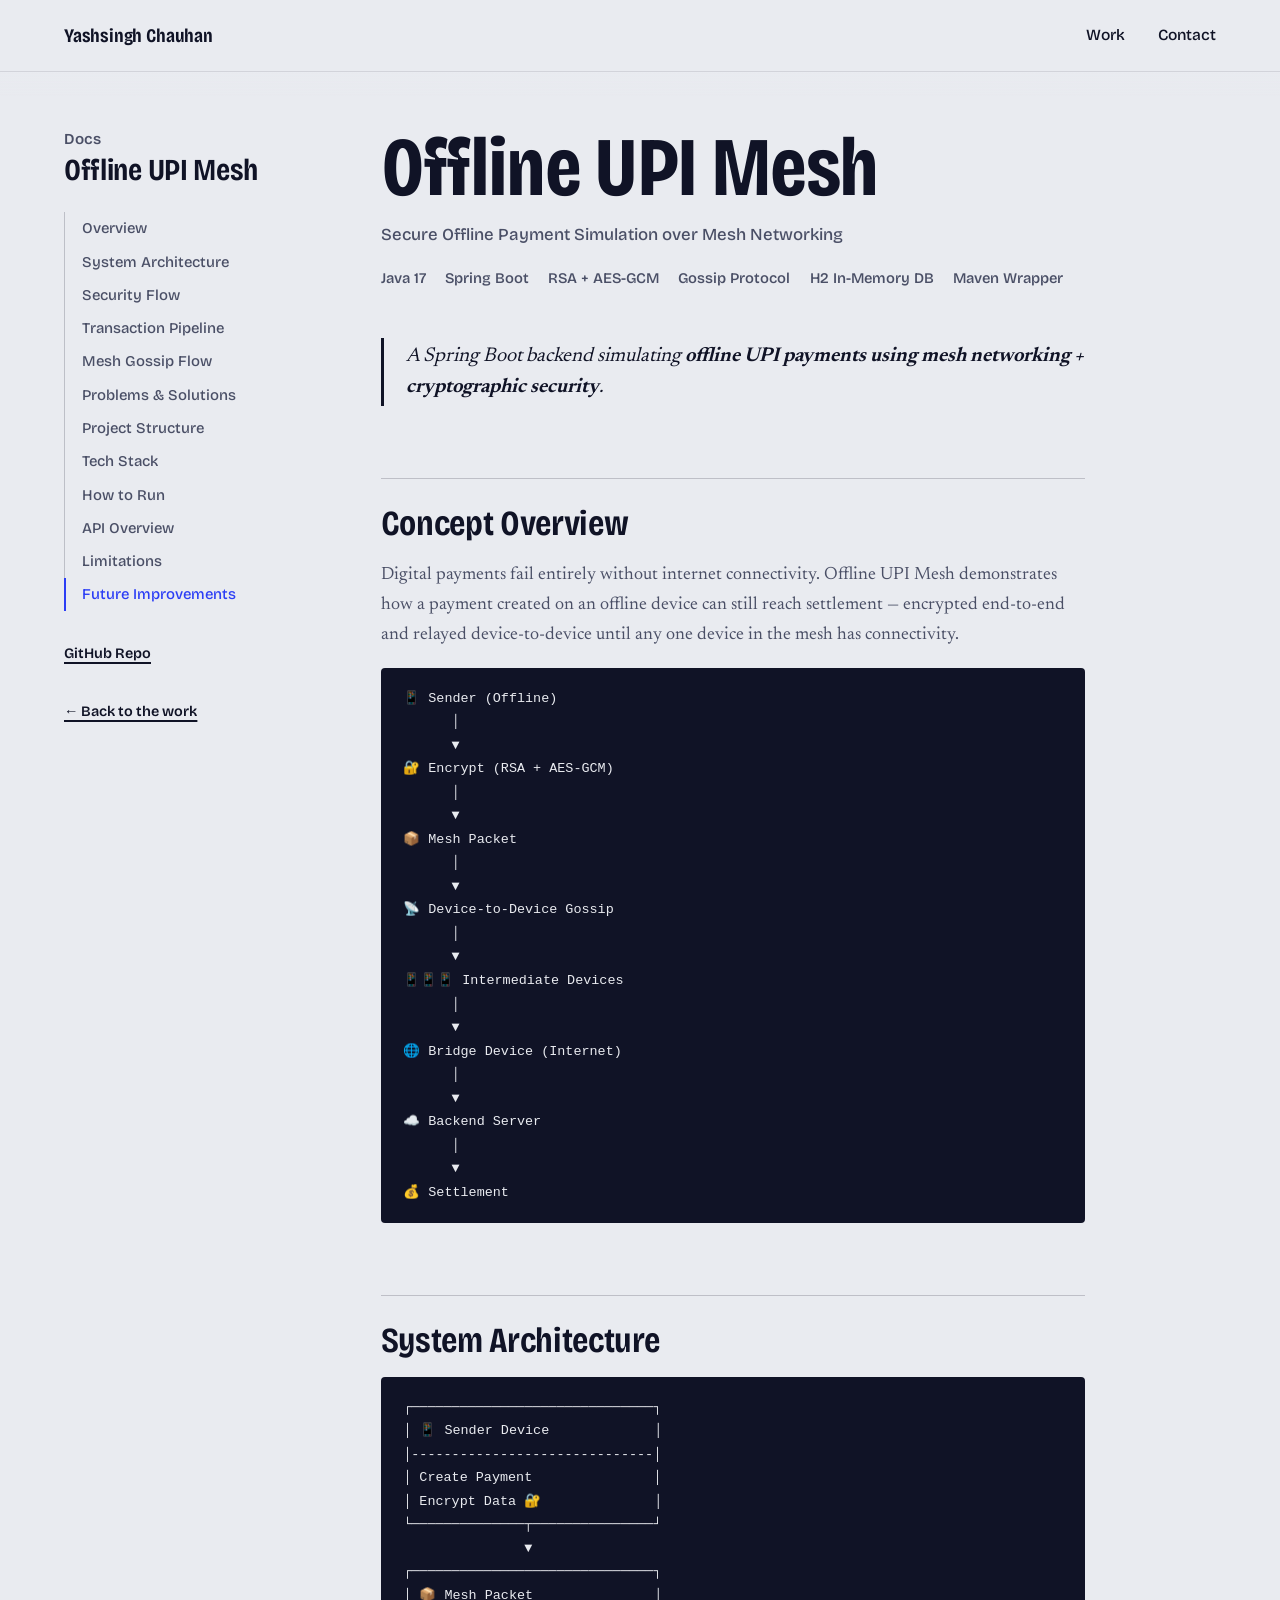
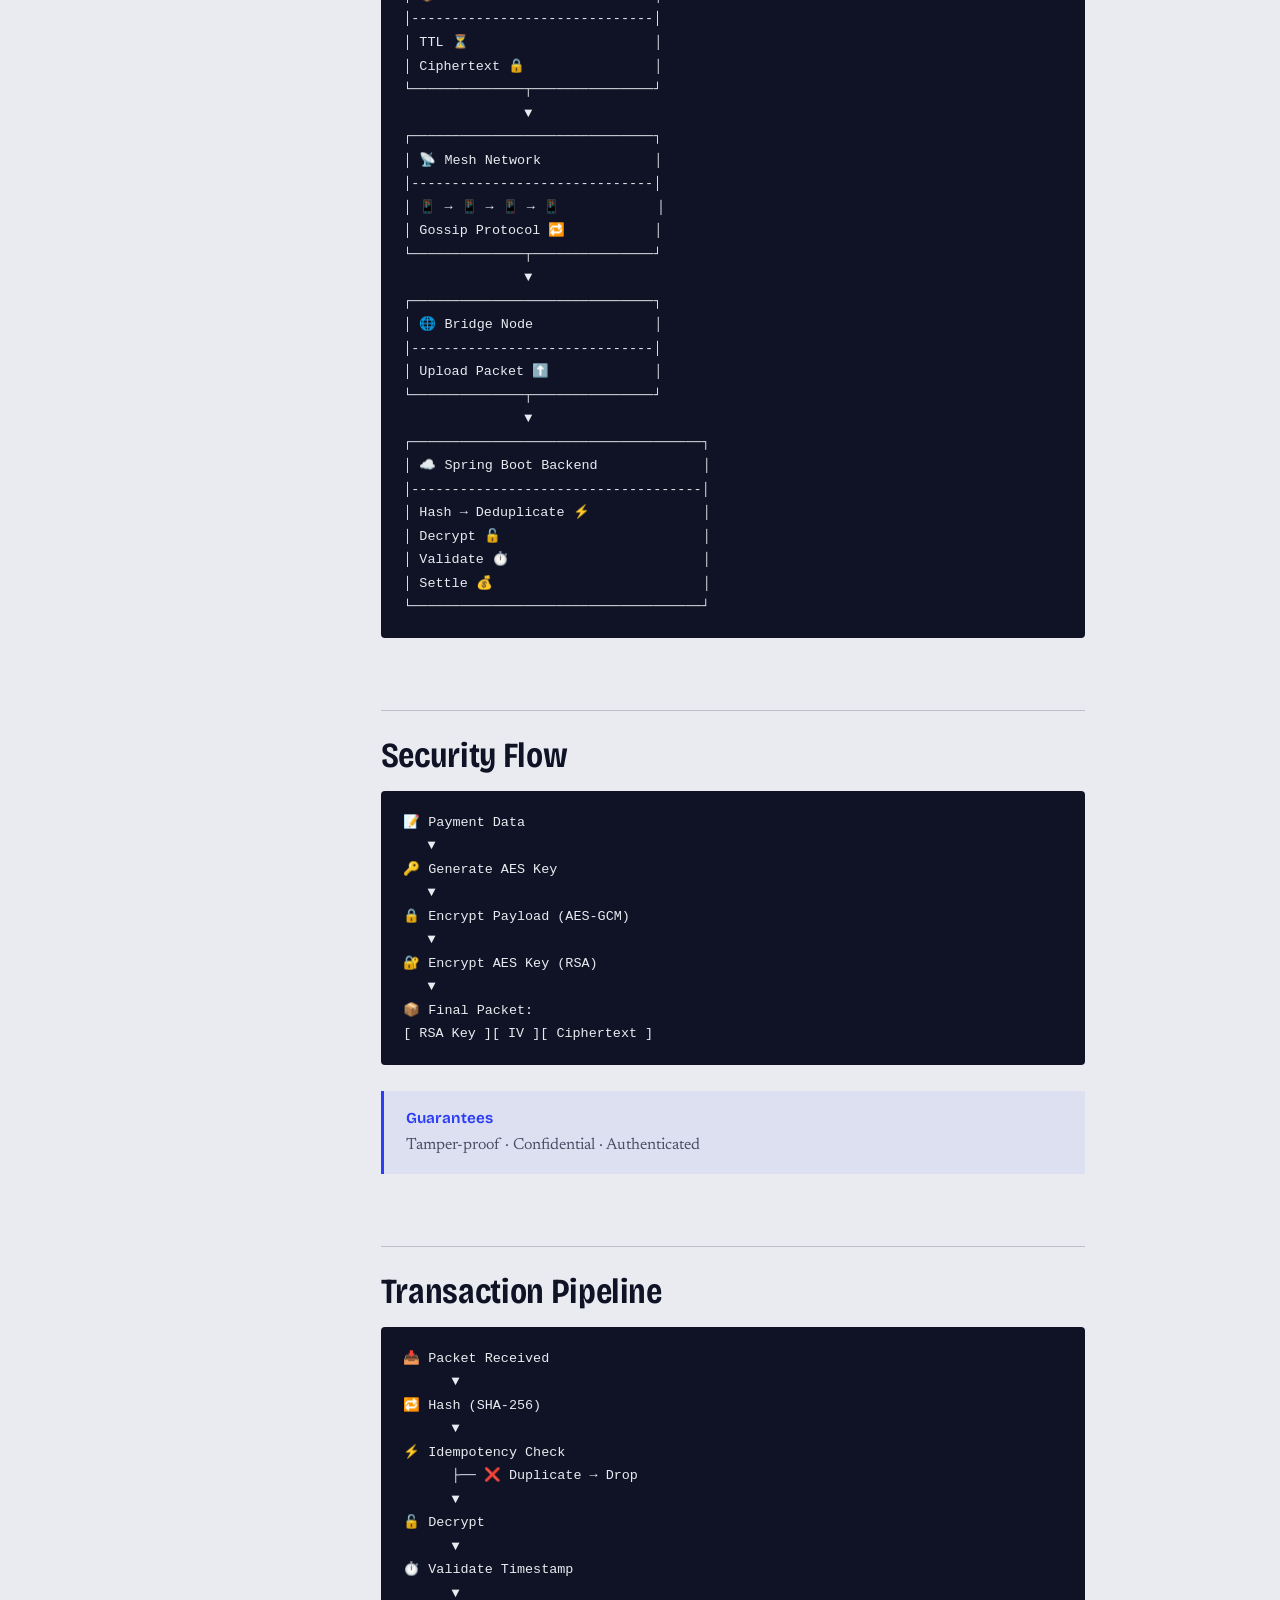
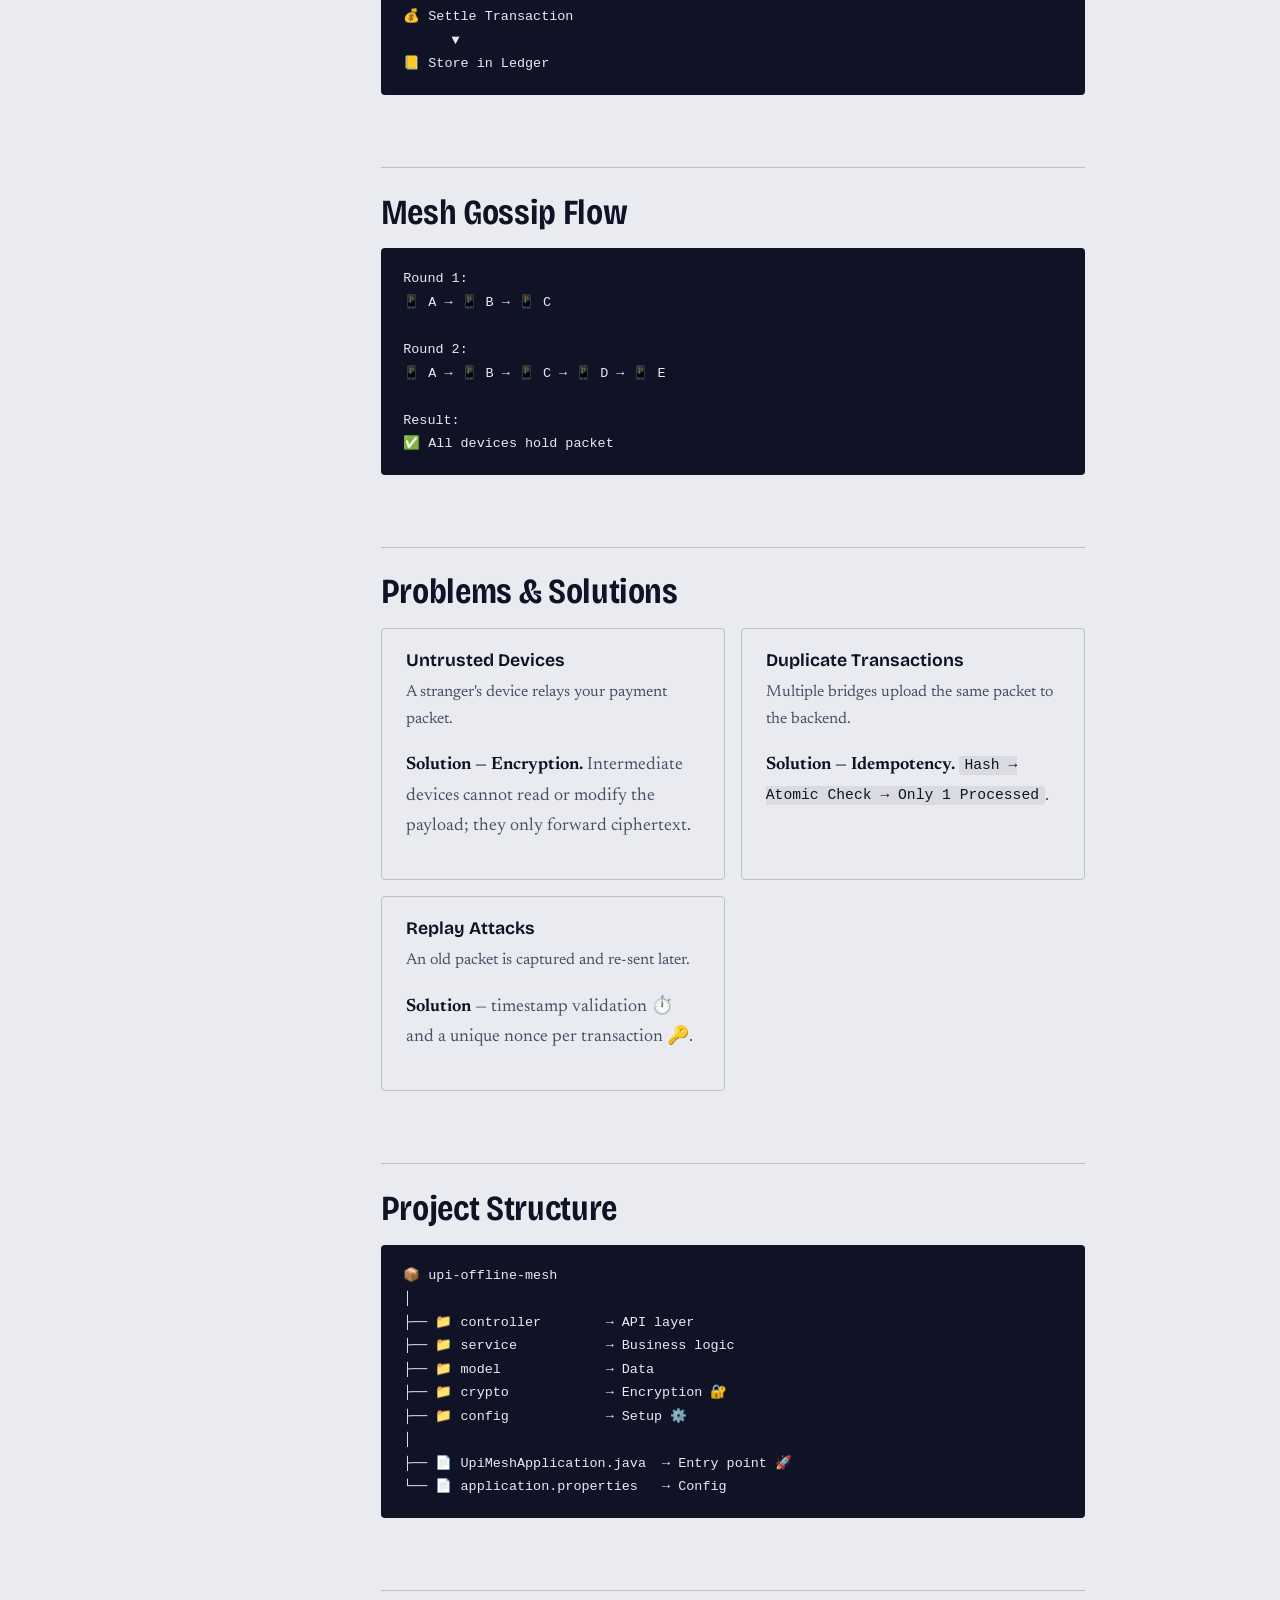
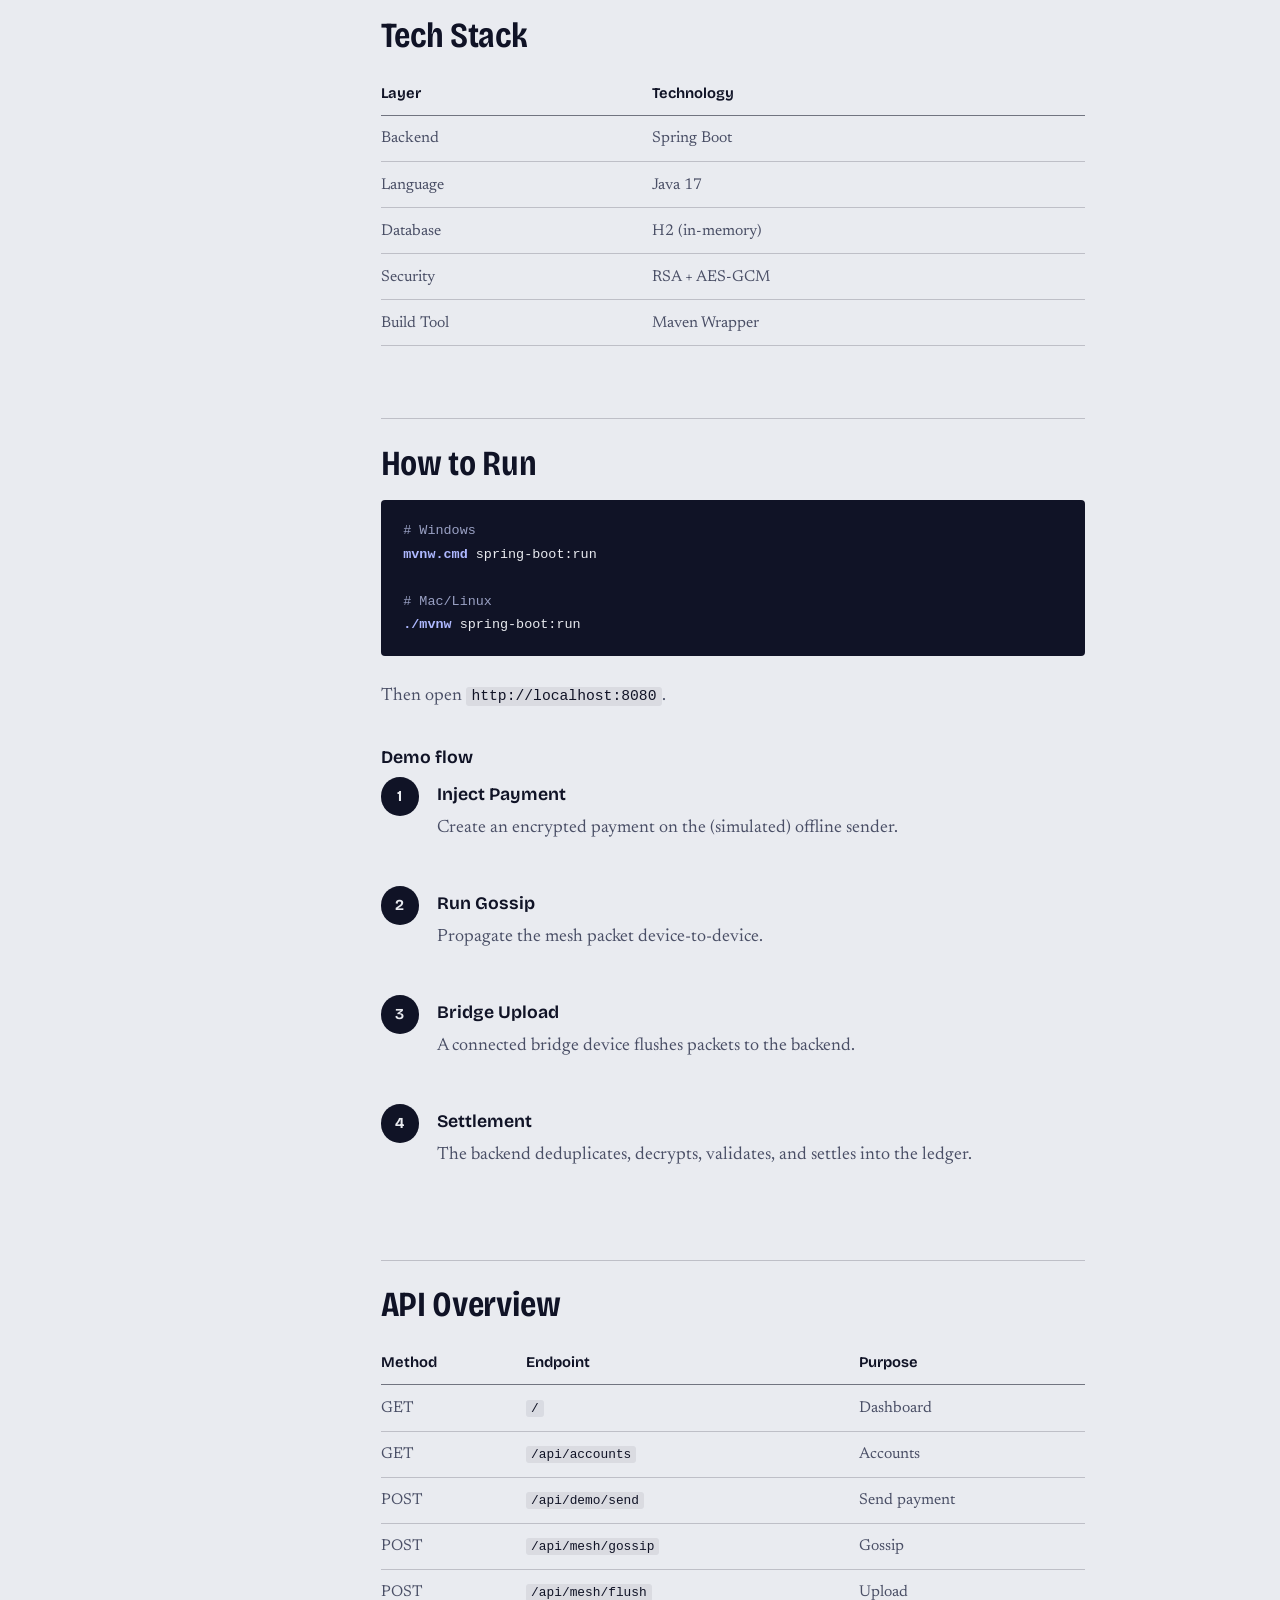
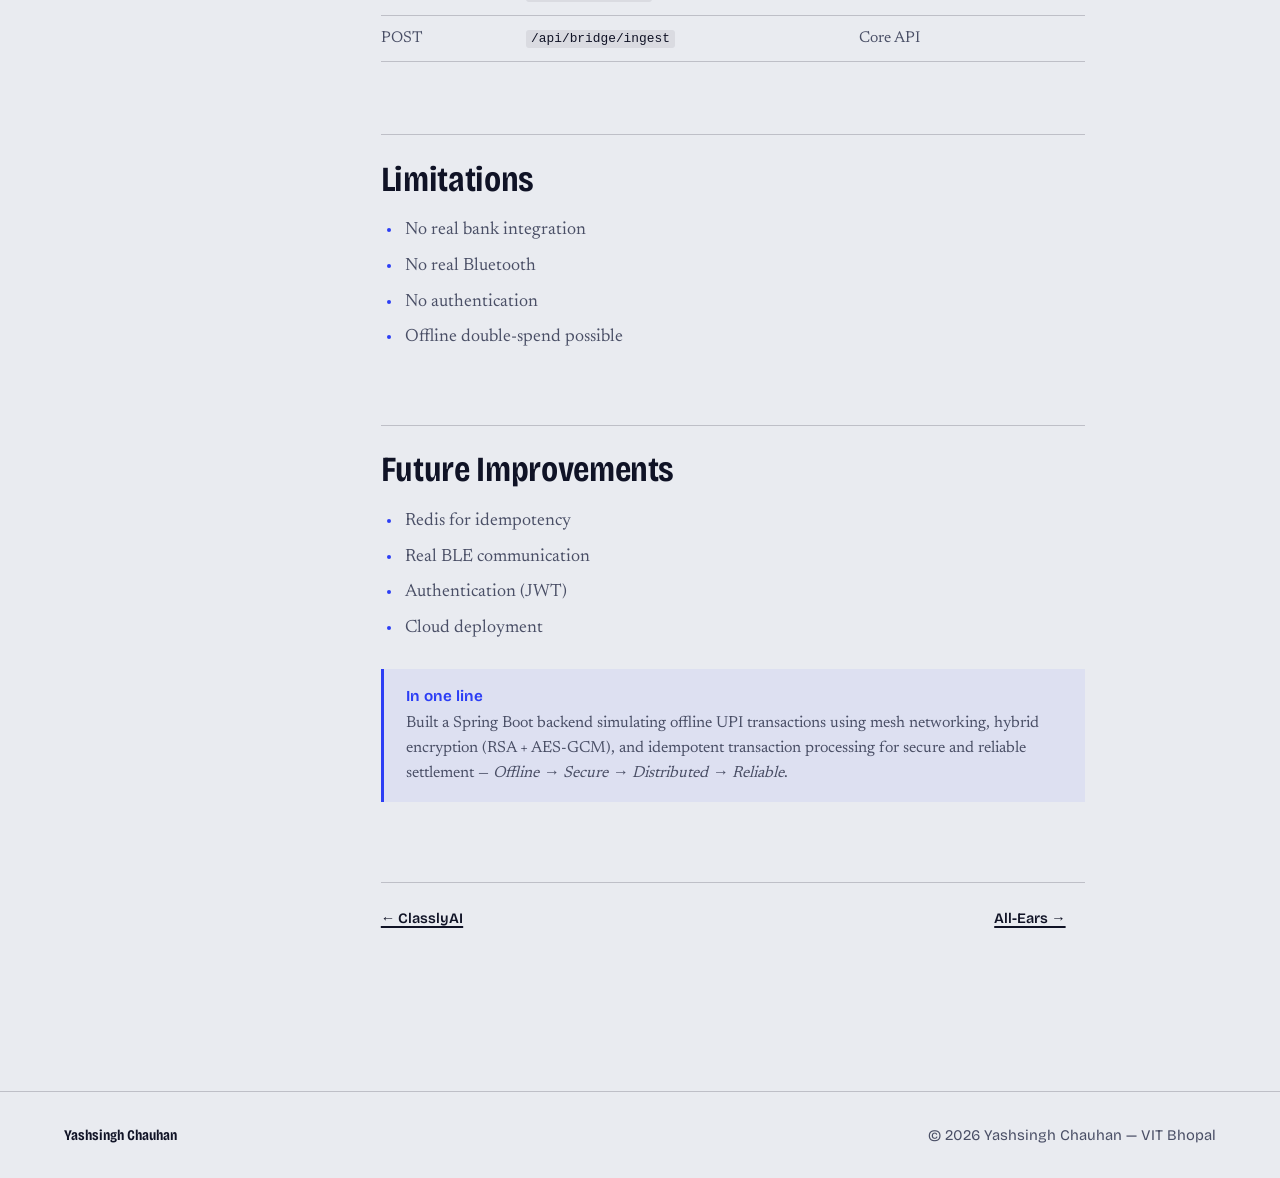
<file: docs/upimesh.html>
<!DOCTYPE html>
<html lang="en">
<head>
  <meta charset="UTF-8">
  <meta name="viewport" content="width=device-width, initial-scale=1.0">
  <title>Offline UPI Mesh — Docs — Yashsingh Chauhan</title>
  <meta name="description" content="Offline UPI Mesh documentation: a Spring Boot backend simulating offline UPI payments over mesh networking with RSA + AES-GCM encryption.">
  <link rel="icon" href="data:image/svg+xml,%3Csvg xmlns=%27http://www.w3.org/2000/svg%27 viewBox=%270 0 32 32%27%3E%3Crect width=%2732%27 height=%2732%27 fill=%27%23E9EBF0%27/%3E%3Cg fill=%27%232C3EF5%27%3E%3Ccircle cx=%2716%27 cy=%2716%27 r=%274%27/%3E%3Ccircle cx=%277%27 cy=%279%27 r=%272%27/%3E%3Ccircle cx=%2725%27 cy=%2712%27 r=%272.4%27/%3E%3Ccircle cx=%2721%27 cy=%2726%27 r=%272%27/%3E%3Ccircle cx=%279%27 cy=%2724%27 r=%271.8%27/%3E%3C/g%3E%3C/svg%3E">
  <link rel="stylesheet" href="../css/site.css">
  <link rel="stylesheet" href="../css/docs.css">
</head>
<body>

  <nav class="nav is-solid">
    <a href="../index.html" class="nav__wordmark">Yashsingh Chauhan</a>
    <ul class="nav__links">
      <li><a href="../index.html#work">Work</a></li>
      <li><a href="../index.html#contact">Contact</a></li>
    </ul>
  </nav>

  <main class="container docs">

    <!-- ============ SIDEBAR ============ -->
    <aside class="docs__side">
      <p class="eyebrow">Docs</p>
      <h2 class="docs__sidetitle">Offline UPI Mesh</h2>
      <nav class="docs__toc">
        <a href="#overview">Overview</a>
        <a href="#architecture">System Architecture</a>
        <a href="#security">Security Flow</a>
        <a href="#pipeline">Transaction Pipeline</a>
        <a href="#gossip">Mesh Gossip Flow</a>
        <a href="#problems">Problems &amp; Solutions</a>
        <a href="#structure">Project Structure</a>
        <a href="#tech-stack">Tech Stack</a>
        <a href="#running">How to Run</a>
        <a href="#api">API Overview</a>
        <a href="#limitations">Limitations</a>
        <a href="#roadmap">Future Improvements</a>
      </nav>
      <a class="btn-ghost btn-ghost--sm docs__back" href="https://github.com/AIZEN-Hado/Offline_upi" target="_blank" rel="noopener">GitHub Repo</a>
      <a class="btn-ghost btn-ghost--sm docs__back" href="../index.html#p-upimesh">&larr; Back to the work</a>
    </aside>

    <!-- ============ BODY ============ -->
    <article class="docs__body">
      <h1>Offline UPI Mesh</h1>
      <p class="docs__tag">Secure Offline Payment Simulation over Mesh Networking</p>

      <div class="docs__badges">
        <span>Java 17</span>
        <span>Spring Boot</span>
        <span>RSA + AES-GCM</span>
        <span>Gossip Protocol</span>
        <span>H2 In-Memory DB</span>
        <span>Maven Wrapper</span>
      </div>

      <blockquote>A Spring Boot backend simulating <b>offline UPI payments using mesh networking + cryptographic security</b>.</blockquote>

      <section id="overview">
        <h2>Concept Overview</h2>
        <p>Digital payments fail entirely without internet connectivity. Offline UPI Mesh demonstrates how a payment created on an offline device can still reach settlement — encrypted end-to-end and relayed device-to-device until any one device in the mesh has connectivity.</p>
        <pre><code>📱 Sender (Offline)
      │
      ▼
🔐 Encrypt (RSA + AES-GCM)
      │
      ▼
📦 Mesh Packet
      │
      ▼
📡 Device-to-Device Gossip
      │
      ▼
📱📱📱 Intermediate Devices
      │
      ▼
🌐 Bridge Device (Internet)
      │
      ▼
☁️ Backend Server
      │
      ▼
💰 Settlement</code></pre>
      </section>

      <section id="architecture">
        <h2>System Architecture</h2>
        <pre><code>┌──────────────────────────────┐
│ 📱 Sender Device             │
│------------------------------│
│ Create Payment               │
│ Encrypt Data 🔐              │
└──────────────┬───────────────┘
               ▼
┌──────────────────────────────┐
│ 📦 Mesh Packet               │
│------------------------------│
│ TTL ⏳                       │
│ Ciphertext 🔒                │
└──────────────┬───────────────┘
               ▼
┌──────────────────────────────┐
│ 📡 Mesh Network              │
│------------------------------│
│ 📱 → 📱 → 📱 → 📱            │
│ Gossip Protocol 🔁           │
└──────────────┬───────────────┘
               ▼
┌──────────────────────────────┐
│ 🌐 Bridge Node               │
│------------------------------│
│ Upload Packet ⬆️             │
└──────────────┬───────────────┘
               ▼
┌────────────────────────────────────┐
│ ☁️ Spring Boot Backend             │
│------------------------------------│
│ Hash → Deduplicate ⚡              │
│ Decrypt 🔓                         │
│ Validate ⏱️                        │
│ Settle 💰                          │
└────────────────────────────────────┘</code></pre>
      </section>

      <section id="security">
        <h2>Security Flow</h2>
        <pre><code>📝 Payment Data
   ▼
🔑 Generate AES Key
   ▼
🔒 Encrypt Payload (AES-GCM)
   ▼
🔐 Encrypt AES Key (RSA)
   ▼
📦 Final Packet:
[ RSA Key ][ IV ][ Ciphertext ]</code></pre>
        <div class="callout"><b>Guarantees</b>Tamper-proof · Confidential · Authenticated</div>
      </section>

      <section id="pipeline">
        <h2>Transaction Pipeline</h2>
        <pre><code>📥 Packet Received
      ▼
🔁 Hash (SHA-256)
      ▼
⚡ Idempotency Check
      ├── ❌ Duplicate → Drop
      ▼
🔓 Decrypt
      ▼
⏱️ Validate Timestamp
      ▼
💰 Settle Transaction
      ▼
📒 Store in Ledger</code></pre>
      </section>

      <section id="gossip">
        <h2>Mesh Gossip Flow</h2>
        <pre><code>Round 1:
📱 A → 📱 B → 📱 C

Round 2:
📱 A → 📱 B → 📱 C → 📱 D → 📱 E

Result:
✅ All devices hold packet</code></pre>
      </section>

      <section id="problems">
        <h2>Problems &amp; Solutions</h2>
        <div class="card-grid">
          <div class="card">
            <h3>Untrusted Devices</h3>
            <p class="card__desc">A stranger's device relays your payment packet.</p>
            <p><b>Solution — Encryption.</b> Intermediate devices cannot read or modify the payload; they only forward ciphertext.</p>
          </div>
          <div class="card">
            <h3>Duplicate Transactions</h3>
            <p class="card__desc">Multiple bridges upload the same packet to the backend.</p>
            <p><b>Solution — Idempotency.</b> <code>Hash → Atomic Check → Only 1 Processed</code>.</p>
          </div>
          <div class="card">
            <h3>Replay Attacks</h3>
            <p class="card__desc">An old packet is captured and re-sent later.</p>
            <p><b>Solution</b> — timestamp validation ⏱️ and a unique nonce per transaction 🔑.</p>
          </div>
        </div>
      </section>

      <section id="structure">
        <h2>Project Structure</h2>
        <pre><code>📦 upi-offline-mesh
│
├── 📁 controller        → API layer
├── 📁 service           → Business logic
├── 📁 model             → Data
├── 📁 crypto            → Encryption 🔐
├── 📁 config            → Setup ⚙️
│
├── 📄 UpiMeshApplication.java  → Entry point 🚀
└── 📄 application.properties   → Config</code></pre>
      </section>

      <section id="tech-stack">
        <h2>Tech Stack</h2>
        <div class="tblwrap"><table>
          <tr><th>Layer</th><th>Technology</th></tr>
          <tr><td>Backend</td><td>Spring Boot</td></tr>
          <tr><td>Language</td><td>Java 17</td></tr>
          <tr><td>Database</td><td>H2 (in-memory)</td></tr>
          <tr><td>Security</td><td>RSA + AES-GCM</td></tr>
          <tr><td>Build Tool</td><td>Maven Wrapper</td></tr>
        </table></div>
      </section>

      <section id="running">
        <h2>How to Run</h2>
        <pre><code><span class="c"># Windows</span>
<span class="k">mvnw.cmd</span> spring-boot:run

<span class="c"># Mac/Linux</span>
<span class="k">./mvnw</span> spring-boot:run</code></pre>
        <p>Then open <code>http://localhost:8080</code>.</p>

        <h3>Demo flow</h3>
        <div class="step"><span class="step__num">1</span><div class="step__body"><h3>Inject Payment</h3><p>Create an encrypted payment on the (simulated) offline sender.</p></div></div>
        <div class="step"><span class="step__num">2</span><div class="step__body"><h3>Run Gossip</h3><p>Propagate the mesh packet device-to-device.</p></div></div>
        <div class="step"><span class="step__num">3</span><div class="step__body"><h3>Bridge Upload</h3><p>A connected bridge device flushes packets to the backend.</p></div></div>
        <div class="step"><span class="step__num">4</span><div class="step__body"><h3>Settlement</h3><p>The backend deduplicates, decrypts, validates, and settles into the ledger.</p></div></div>
      </section>

      <section id="api">
        <h2>API Overview</h2>
        <div class="tblwrap"><table>
          <tr><th>Method</th><th>Endpoint</th><th>Purpose</th></tr>
          <tr><td>GET</td><td><code>/</code></td><td>Dashboard</td></tr>
          <tr><td>GET</td><td><code>/api/accounts</code></td><td>Accounts</td></tr>
          <tr><td>POST</td><td><code>/api/demo/send</code></td><td>Send payment</td></tr>
          <tr><td>POST</td><td><code>/api/mesh/gossip</code></td><td>Gossip</td></tr>
          <tr><td>POST</td><td><code>/api/mesh/flush</code></td><td>Upload</td></tr>
          <tr><td>POST</td><td><code>/api/bridge/ingest</code></td><td>Core API</td></tr>
        </table></div>
      </section>

      <section id="limitations">
        <h2>Limitations</h2>
        <ul>
          <li>No real bank integration</li>
          <li>No real Bluetooth</li>
          <li>No authentication</li>
          <li>Offline double-spend possible</li>
        </ul>
      </section>

      <section id="roadmap">
        <h2>Future Improvements</h2>
        <ul>
          <li>Redis for idempotency</li>
          <li>Real BLE communication</li>
          <li>Authentication (JWT)</li>
          <li>Cloud deployment</li>
        </ul>
        <div class="callout"><b>In one line</b>Built a Spring Boot backend simulating offline UPI transactions using mesh networking, hybrid encryption (RSA + AES-GCM), and idempotent transaction processing for secure and reliable settlement — <i>Offline → Secure → Distributed → Reliable</i>.</div>
      </section>

      <nav class="docs__pager">
        <a class="btn-ghost btn-ghost--sm" href="classlyai.html">&larr; ClasslyAI</a>
        <a class="btn-ghost btn-ghost--sm" href="allears.html">All-Ears &rarr;</a>
      </nav>
    </article>

  </main>

  <footer class="footer">
    <div class="container footer__grid">
      <span class="footer__mark">Yashsingh Chauhan</span>
      <span class="footer__legal">© 2026 Yashsingh Chauhan — VIT Bhopal</span>
    </div>
  </footer>

  <script>
    (function () {
      var toc = document.querySelectorAll(".docs__toc a");
      toc.forEach(function (a) {
        var s = document.querySelector(a.getAttribute("href"));
        if (!s) return;
        new IntersectionObserver(function (entries) {
          entries.forEach(function (e) {
            if (e.isIntersecting) {
              toc.forEach(function (x) { x.classList.remove("is-active"); });
              a.classList.add("is-active");
            }
          });
        }, { rootMargin: "-20% 0px -70% 0px" }).observe(s);
      });
    })();
  </script>
</body>
</html>
</file>
<file: css/site.css>
/* ==========================================================================
   Shared foundations: tokens, fonts, reset, navigation, buttons, links.
   Used by the home page and by the project docs.
   Palette: cool paper, ink, one cobalt. Type: Bricolage Grotesque (display and
   UI, with its width axis) over Newsreader (reading text).
   ========================================================================== */

@font-face {
  font-family: "Bricolage Grotesque";
  src: url("../fonts/bricolage-grotesque-latin-wdth.woff2") format("woff2");
  font-weight: 200 800;
  font-stretch: 75% 100%;
  font-display: swap;
}
@font-face {
  font-family: "Newsreader";
  src: url("../fonts/newsreader-latin-opsz.woff2") format("woff2");
  font-weight: 200 800;
  font-display: swap;
}

:root {
  --paper: #E9EBF0;
  --ink: #101326;
  --ink-2: #4A4F66;
  --cobalt: #2C3EF5;
  --rule: rgba(16, 19, 38, 0.2);
  --rule-strong: rgba(16, 19, 38, 0.55);

  --sans: "Bricolage Grotesque", "Helvetica Neue", Arial, sans-serif;
  --serif: "Newsreader", Georgia, "Times New Roman", serif;
  --mono: ui-monospace, "SF Mono", "Cascadia Code", Menlo, Consolas, monospace;

  --gutter: clamp(1.25rem, 5vw, 5rem);
  --nav-h: 4.5rem;
  --ease: cubic-bezier(0.16, 1, 0.3, 1);
}

*, *::before, *::after { box-sizing: border-box; }
html {
  -webkit-text-size-adjust: 100%;
  scroll-behavior: smooth;
  overscroll-behavior-y: none;   /* no elastic stretch at the top and bottom of the page */
  scroll-padding-top: var(--nav-h);
}
@media (prefers-reduced-motion: reduce) { html { scroll-behavior: auto; } }

body {
  margin: 0;
  background: var(--paper);
  color: var(--ink);
  font-family: var(--serif);
  font-size: 1.1875rem;
  line-height: 1.55;
  -webkit-font-smoothing: antialiased;
  text-rendering: optimizeLegibility;
}
h1, h2, h3, h4, p, ul, ol { margin: 0; }
ul, ol { padding: 0; }
img, canvas, svg { display: block; max-width: 100%; }
button { font: inherit; color: inherit; }

a { color: inherit; }
:focus-visible { outline: 3px solid var(--cobalt); outline-offset: 3px; }
::selection { background: var(--cobalt); color: var(--paper); }

.skip {
  position: fixed; left: 1rem; top: -4rem; z-index: 100;
  background: var(--ink); color: var(--paper);
  padding: 0.7rem 1rem; font-family: var(--sans); font-weight: 600;
  transition: top 0.2s;
}
.skip:focus { top: 1rem; }

/* ---------- Navigation ---------- */
.nav {
  position: fixed; inset: 0 0 auto 0; z-index: 20;
  height: var(--nav-h);
  display: flex; align-items: center; justify-content: space-between;
  padding-inline: var(--gutter);
  font-family: var(--sans); font-size: 0.97rem; font-weight: 520;
  color: var(--ink);
  --nb: 233, 235, 240;
  transition: color 0.35s ease;
}
.nav::before {
  content: ""; position: absolute; inset: 0 0 -1.6rem; z-index: -1; pointer-events: none;
  background: linear-gradient(rgba(var(--nb), 0.97) 45%, rgba(var(--nb), 0));
  transition: background 0.35s ease;
}
.nav.is-inv { color: var(--paper); --nb: 44, 62, 245; }
/* how far down the page you are; main.js sets the scale directly */
.nav__progress {
  position: absolute; left: 0; right: 0; bottom: 0; height: 2px; z-index: 1; pointer-events: none;
  background: var(--cobalt); transform-origin: 0 50%; transform: scaleX(0);
}
.nav.is-inv .nav__progress { background: var(--paper); }
.nav.is-solid { background: var(--paper); border-bottom: 1px solid var(--rule); }
.nav__mark, .nav__wordmark {
  font-stretch: 80%; font-weight: 650; font-size: 1.2rem; letter-spacing: -0.01em;
  text-decoration: none;
}
.nav__links { display: flex; align-items: center; gap: clamp(1rem, 2.6vw, 2.2rem); list-style: none; }
.nav__links a, .nav__links li a {
  text-decoration: none;
  background: linear-gradient(currentColor, currentColor) 0 100% / 0 1.5px no-repeat;
  padding-bottom: 2px;
  transition: background-size 0.35s var(--ease);
}
.nav__links a:hover, .nav__links a:focus-visible { background-size: 100% 1.5px; }
.nav__burger { display: none; }
@media (max-width: 720px) {
  .nav__links a:not(.nav__contact):not([href^="../"]):not([href="../index.html"]) { display: none; }
}

/* ---------- Buttons and links ---------- */
.btn {
  display: inline-block;
  font-family: var(--sans); font-weight: 600; font-size: 1rem;
  background: var(--ink); color: var(--paper);
  padding: 0.95em 1.55em; border-radius: 3px;
  text-decoration: none;
  transition: background-color 0.25s ease, transform 0.25s var(--ease);
}
.btn:hover, .btn:focus-visible { background: var(--cobalt); }
.btn:active { transform: translateY(1px); }

/* Text roll: the label slides up and a copy of it takes its place. The copy comes from data-label. */
.btn.roll { padding: 0; }
.roll { position: relative; overflow: hidden; border: 0; cursor: pointer; line-height: 1.25; }
.roll > span { display: block; padding: 0.95em 1.55em; transition: transform 0.55s var(--ease); }
.roll::after {
  content: attr(data-label); position: absolute; inset: 0;
  display: grid; place-items: center;
  transform: translateY(105%); transition: transform 0.55s var(--ease);
}
.roll:hover > span, .roll:focus-visible > span { transform: translateY(-105%); }
.roll:hover::after, .roll:focus-visible::after { transform: none; }

.link {
  font-family: var(--sans); font-weight: 600; font-size: 1rem;
  text-decoration: underline; text-decoration-thickness: 1.5px; text-underline-offset: 0.28em;
  transition: color 0.2s ease;
}
.link:hover { color: var(--cobalt); }

/* ---------- Legacy classes still used by the docs pages ---------- */
.container { padding-inline: var(--gutter); max-width: 100rem; margin-inline: auto; }
.eyebrow { font-family: var(--sans); font-size: 0.95rem; font-weight: 600; color: var(--ink-2); }
.btn-ghost {
  display: inline-block; font-family: var(--sans); font-weight: 600; font-size: 0.95rem;
  text-decoration: underline; text-decoration-thickness: 1.5px; text-underline-offset: 0.28em;
  margin-right: 1.2rem;
}
.btn-ghost:hover { color: var(--cobalt); }
.btn-ghost--sm { font-size: 0.9rem; }
.footer { border-top: 1px solid var(--rule); margin-top: 4rem; }
.footer__grid { display: flex; justify-content: space-between; gap: 1rem; flex-wrap: wrap; padding-block: 2rem; font-family: var(--sans); font-size: 0.92rem; color: var(--ink-2); }
.footer__mark { font-weight: 650; color: var(--ink); font-stretch: 80%; }

/* ---------- Page transitions: the home page and the project docs hand over with a curtain ---------- */
@view-transition { navigation: auto; }
::view-transition-old(root) { animation: vt-out 0.5s cubic-bezier(0.65, 0, 0.35, 1) both; }
::view-transition-new(root) { animation: vt-in 0.8s var(--ease) both; }
@keyframes vt-out { to { opacity: 0.35; transform: translateY(-3vh) scale(0.985); } }
@keyframes vt-in { from { clip-path: inset(100% 0 0 0); transform: translateY(4vh); } to { clip-path: inset(0); transform: none; } }
@media (prefers-reduced-motion: reduce) {
  @view-transition { navigation: none; }
  .roll > span, .roll::after { transition: none; }
  .roll:hover > span, .roll:focus-visible > span { transform: none; }
  .roll::after { display: none; }
}
</file>
<file: css/home.css>
/* ==========================================================================
   Home page.
   Stacking, bottom to top:  contact background (1)  <  the figure canvas (2)
   <  all text (3+).  Pinned project scenes are sticky, and sticky creates a
   stacking context, so .proj__pin carries z-index 3 itself.

   Scroll-linked variables (written by main.js, one set per project scene):
     --e  entering, 0 → 1 as the scene's top travels from the bottom of the screen to the top
     --h  holding, 0 → 1 while the scene is pinned
     --x  leaving, 0 → 1 as the pinned scene scrolls away
   The camera in the figure parks on the cluster for exactly the --h range and flies during --e / --x,
   so what you read and what you see move together.
   ========================================================================== */

.figure {
  position: fixed; left: 0; top: 0; z-index: 2;
  width: 100vw; height: 100vh; height: 100lvh;
  pointer-events: none;
}

.wrap { position: relative; z-index: 3; padding-inline: var(--gutter); }

.h2 {
  font-family: var(--sans);
  font-weight: 600; font-stretch: 78%;
  font-size: clamp(2.5rem, 6.2vw, 5.6rem);
  line-height: 0.96; letter-spacing: -0.02em;
  text-wrap: balance;
}
.anchor { display: block; height: 0; }

/* ---------- Line-mask reveal: main.js splits .rv text into lines, each rising out of its own mask ---------- */
.rv .l { display: block; overflow: hidden; padding-bottom: 0.14em; margin-bottom: -0.14em; }
.rv .l > span { display: inline-block; white-space: nowrap; }
.js .rv { visibility: hidden; animation: rv-fallback 0s linear 2.6s forwards; }
.js .rv.is-split { visibility: visible; animation: none; }
.js .rv.is-split:not(.in) .l > span { transform: translateY(120%); }
.js .rv.is-split.in .l > span { transform: none; transition: transform 1.2s var(--ease); transition-delay: calc(var(--li, 0) * 80ms); }
@keyframes rv-fallback { to { visibility: visible; } }

/* ---------- Introduction ---------- */
.intro { position: relative; z-index: 3; padding-top: calc(var(--nav-h) + clamp(1.5rem, 5vh, 3.5rem)); --np: 0; }
.intro__name {
  font-family: var(--sans); font-weight: 640;
  font-size: calc(clamp(3.6rem, 12.2vw, 13rem) * var(--fit, 1));
  line-height: 0.86; letter-spacing: -0.035em;
  /* the width axis opens as you scroll through the section */
  font-variation-settings: "wdth" 84;
}
.intro__name .line { display: block; overflow: hidden; padding-bottom: 0.12em; margin-bottom: -0.12em; }
.intro__name .line > span { display: inline-block; white-space: nowrap; }
.js .intro__name:not(.in) .line > span { transform: translateY(125%); }
.js .intro__name.in .line > span { transform: none; transition: transform 1.4s var(--ease); }
.js .intro__name.in .line:nth-child(2) > span { transition-delay: 0.1s; }

.intro__grid {
  display: grid; grid-template-columns: repeat(12, minmax(0, 1fr)); gap: 3rem 2rem; align-items: start;
  margin-top: clamp(3rem, 9vh, 6.5rem);
}
/* The portrait is a plain photograph, 4:5, and stays in view beside the text on wide screens. */
.portrait { grid-column: 1 / span 5; margin: 0; position: sticky; top: calc(var(--nav-h) + 1.5rem); aspect-ratio: 4 / 5; background: var(--ink); }
.portrait img { display: block; width: 100%; height: 100%; object-fit: cover; }
.intro__body { grid-column: 7 / span 6; display: grid; gap: 1.15rem; }
.intro__body p { max-width: 34rem; }
.intro__actions { display: flex; align-items: center; gap: 1.8rem; padding-top: 0.3rem; }
.intro__body .intro__lead {
  max-width: none; margin-bottom: 0.6rem;
  font-family: var(--sans); font-weight: 600; font-stretch: 78%;
  font-size: clamp(1.75rem, 2.7vw, 2.9rem); line-height: 1.06; letter-spacing: -0.015em;
}
.facts { margin: 1.2rem 0 0; display: grid; max-width: 36rem; }
.facts > div { display: grid; grid-template-columns: 7.5rem minmax(0, 1fr); gap: 1rem; padding: 0.85rem 0; border-top: 1px solid var(--rule-strong); }
.facts > div:last-child { border-bottom: 1px solid var(--rule-strong); }
.facts dt { font-family: var(--sans); font-weight: 650; font-size: 0.97rem; color: var(--ink-2); }
.facts dd { margin: 0; font-size: 1.08rem; line-height: 1.45; }

.principles { display: grid; grid-template-columns: repeat(3, minmax(0, 1fr)); gap: 2rem clamp(1.5rem, 3.5vw, 4rem); margin-top: clamp(4rem, 11vh, 8rem); }
.principle { border-top: 1px solid var(--rule-strong); padding-top: 1rem; }
.principle h2 { font-family: var(--sans); font-weight: 650; font-size: 1.2rem; margin-bottom: 0.5rem; }
.principle p { font-size: 1.08rem; line-height: 1.6; color: var(--ink-2); max-width: 28rem; }

/* ---------- Work: a head, then ten pinned scenes ---------- */
.work { position: relative; }
.work__head { padding-top: clamp(8rem, 22vh, 15rem); padding-bottom: clamp(6rem, 18vh, 12rem); display: grid; gap: 1.6rem; justify-items: start; }
.work__lede { max-width: 34rem; color: var(--ink-2); font-size: 1.2rem; line-height: 1.5; }

.projects { position: relative; list-style: none; margin: 0; padding: 0; }
.proj {
  /* Scenes overlap: the next one starts while this one is still pinned, so the two swap in place over --z of scrolling
     and nothing physically slides past. --hold is the scroll each scene owns. */
  --hold: 110vh; --z: 50vh; --e: 1; --h: 0; --x: 0;
  position: relative; height: calc(100vh + var(--hold) + var(--z));
  margin-bottom: calc(-100vh - var(--z));
  scroll-margin-top: calc(var(--nav-h) * -1);
}
.proj:last-child { margin-bottom: 0; }
@supports (height: 100svh) { .proj { --hold: 110svh; --z: 50svh; height: calc(100svh + var(--hold) + var(--z)); margin-bottom: calc(-100svh - var(--z)); } }
.proj__pin {
  position: sticky; top: 0; z-index: 3;
  height: 100vh; height: 100svh;
  display: flex; align-items: flex-end;
  pointer-events: none;
}
.proj__pin a, .proj__pin button { pointer-events: auto; }
/* scenes overlap, so only the one being read takes clicks */
.proj:not(.is-cur) .proj__pin a, .proj:not(.is-cur) .proj__pin button { pointer-events: none; }
.proj__inner {
  width: 100%; max-height: 100%;
  display: flex; flex-direction: column; align-items: flex-start; gap: 1.15rem;
  padding-top: calc(var(--nav-h) + 1rem);
  padding-bottom: clamp(4.4rem, 10vh, 6.4rem);
  /* bottom-aligned while it fits; when an open case is taller than the screen it scrolls instead of running off the top */
  overflow-y: auto; scrollbar-width: thin;
}
.proj__inner > * { flex: none; }
.proj__inner > :first-child { margin-top: auto; }
.proj.is-open .proj__inner { pointer-events: auto; padding-bottom: clamp(5rem, 11vh, 6.4rem); }

/* things that fade and lift in once the title is most of the way up, and leave before it */
.proj__meta, .proj__line, .proj__actions, .proj__rule {
  --o: 0.6;
  --in: clamp(0, (var(--e) - var(--o)) * 4.5, 1);
  opacity: calc(var(--in) * (1 - clamp(0, var(--x) * 4, 1)));
  transform: translateY(calc((1 - var(--in)) * 26px - clamp(0, var(--x) * 4, 1) * 18px));
}
.proj__meta { --o: 0.5; display: flex; flex-wrap: wrap; gap: 0.2rem 1.4rem; font-family: var(--sans); font-size: 0.97rem; font-weight: 520; color: var(--ink-2); }
.proj__year { font-variant-numeric: tabular-nums; color: var(--ink); font-weight: 650; }

.proj__title {
  --fs: clamp(3rem, 7.6vw, 8.4rem);
  font-family: var(--sans); font-weight: 620;
  font-size: calc(var(--fs) * var(--fit, 1));
  line-height: 0.9; letter-spacing: -0.032em;
  font-variation-settings: "wdth" 86;
  transition: font-size 0.7s var(--ease);
}
.proj__title .line {
  display: block; width: fit-content; max-width: 100%; overflow: hidden; padding-bottom: 0.12em; margin-bottom: -0.12em;
  /* how far this line has come in (--ti) and gone out (--to), 0 to 1; each project's data-fx says how it moves */
  --ti: clamp(0, (var(--e) - 0.38 - var(--li, 0) * 0.08) * 2.4, 1);
  --to: clamp(0, (var(--x) - 0.04 - var(--li, 0) * 0.06) * 2.6, 1);
}
.proj__title .line:nth-child(2) { --li: 1; }
.proj__title .line > span {
  display: inline-block; white-space: nowrap;
  transform: translateY(calc((1 - var(--ti)) * 130% - var(--to) * 130%));
}
/* one way of arriving per project, chosen to suit it */
.proj[data-fx="wipe-x"] .proj__title .line > span, .proj[data-fx="wipe-rl"] .proj__title .line > span, .proj[data-fx="wipe-y"] .proj__title .line > span { transform: none; }
.proj[data-fx="wipe-x"] .proj__title .line > span { clip-path: inset(-0.15em calc((1 - var(--ti)) * 100%) -0.15em calc(var(--to) * 100%)); }   /* printed, left to right */
.proj[data-fx="wipe-rl"] .proj__title .line > span { clip-path: inset(-0.15em calc(var(--to) * 100%) -0.15em calc((1 - var(--ti)) * 100%)); }  /* right to left */
.proj[data-fx="wipe-y"] .proj__title .line > span { clip-path: inset(calc(var(--to) * 100%) 0 calc((1 - var(--ti)) * 100%) 0); }                 /* filled in from the top */
.proj[data-fx="slide-l"] .proj__title .line > span { transform: translateX(calc((1 - var(--ti)) * -110% + var(--to) * 110%)); }
.proj[data-fx="slide-r"] .proj__title .line > span { transform: translateX(calc((1 - var(--ti)) * 110% - var(--to) * 110%)); }
.proj[data-fx="drop"] .proj__title .line > span { transform: translateY(calc((1 - var(--ti)) * -130% + var(--to) * 130%)); }
.proj[data-fx="pop"] .proj__title .line > span { transform-origin: 0 100%; transform: translateY(calc((1 - var(--ti)) * 130% - var(--to) * 130%)) scale(calc(0.88 + 0.12 * var(--ti))); }
.proj[data-fx="split"] .proj__title .line:nth-child(1) > span { transform: translateX(calc((1 - var(--ti)) * -110% + var(--to) * -110%)); }
.proj[data-fx="split"] .proj__title .line:nth-child(2) > span { transform: translateX(calc((1 - var(--ti)) * 110% + var(--to) * 110%)); }

/* a line that runs the width of the text column and fills as you read the scene */
.proj__rule { --o: 0.56; display: block; width: min(100%, 46rem); height: 2px; background: var(--rule); }
.proj__rule i { display: block; height: 100%; background: var(--cobalt); transform-origin: 0 50%; transform: scaleX(calc(0.03 + 0.97 * var(--h))); }

.proj__line { --o: 0.66; max-width: 34rem; font-size: clamp(1.15rem, 1.5vw, 1.4rem); line-height: 1.5; }
.proj__actions { --o: 0.74; display: flex; flex-wrap: wrap; align-items: center; gap: 0.9rem 1.8rem; margin-top: 0.4rem; }
.proj__links { display: flex; flex-wrap: wrap; gap: 0.5rem 1.6rem; }
.proj__links a {
  font-family: var(--sans); font-weight: 600; font-size: 1rem;
  text-decoration: underline; text-decoration-thickness: 1.5px; text-underline-offset: 0.28em;
  transition: color 0.2s ease;
}
.proj__links a:hover { color: var(--cobalt); }

/* the case: opens in the scene, the title steps down to make room, the figure moves in on the cluster */
.proj__case { display: grid; grid-template-rows: 0fr; width: 100%; transition: grid-template-rows 0.75s var(--ease); }
.proj__clip { min-height: 0; overflow: hidden; visibility: hidden; transition: visibility 0s linear 0.75s; }
.proj.is-open .proj__case { grid-template-rows: 1fr; }
.proj.is-open .proj__clip { visibility: visible; transition-delay: 0s; }
.proj.is-open .proj__title { --fs: clamp(2.3rem, 4.4vw, 4.4rem); }
.proj__case .case__cols { padding-top: 1.6rem; padding-right: 0.5rem; }
.proj__case .case__cols > div, .proj__case .case__stack { opacity: 0; transform: translateY(20px); transition: opacity 0.35s ease, transform 0.35s ease; }
.proj.is-open .proj__case .case__cols > div, .proj.is-open .proj__case .case__stack {
  opacity: 1; transform: none;
  transition: opacity 0.8s ease, transform 0.9s var(--ease);
  transition-delay: calc(0.18s + var(--ci, 0) * 0.09s);
}
.proj__case .case__cols > div:nth-child(2) { --ci: 1; }
.proj__case .case__cols > div:nth-child(3) { --ci: 2; }
.proj__case .case__stack { --ci: 3; }
.case__cols { display: grid; grid-template-columns: repeat(3, minmax(0, 1fr)); gap: 1.6rem clamp(1.5rem, 3vw, 3.5rem); }
.case__cols h4 { font-family: var(--sans); font-weight: 650; font-size: 1.05rem; margin-bottom: 0.45rem; }
.case__cols p { font-size: 1.05rem; line-height: 1.55; }
.case__stack { margin-top: 1.1rem; font-family: var(--sans); font-size: 0.95rem; color: var(--ink-2); max-width: 50rem; }

/* ---------- Project rail: where you are among the ten ---------- */
.rail {
  position: fixed; left: var(--gutter); bottom: 1.15rem; z-index: 6;
  display: flex; align-items: flex-end; gap: 0.2rem;
  padding: 1.7rem 0.7rem 0; margin-left: -0.7rem;
  background: rgba(233, 235, 240, 0.9);
  opacity: 0; pointer-events: none; transition: opacity 0.45s ease;
}
.rail.is-on { opacity: 1; pointer-events: auto; }
.rail::before {
  content: attr(data-now); position: absolute; left: 0.7rem; top: 0; white-space: nowrap;
  font-family: var(--sans); font-weight: 650; font-size: 0.88rem; line-height: 1;
  font-variant-numeric: tabular-nums;
}
.rail a { position: relative; display: block; width: 1.05rem; padding: 0.7rem 0; text-decoration: none; transition: width 0.55s var(--ease); }
.rail a::before { content: ""; display: block; height: 2px; background: var(--rule-strong); transition: background-color 0.3s ease; }
.rail a.is-past::before { background: var(--ink); }
.rail a[aria-current="true"] { width: 2.9rem; }
.rail a[aria-current="true"]::before { background: var(--cobalt); height: 3px; margin-block: -0.5px; }
.rail a:hover::before { background: var(--cobalt); }
.rail a span { position: absolute; width: 1px; height: 1px; overflow: hidden; clip: rect(0 0 0 0); white-space: nowrap; }
.rail a:focus-visible { outline-offset: 0; }

/* a soft paper halo keeps body text legible on the few occasions a point passes behind it */
.intro__body p, .facts dd, .principle p, .work__lede, .proj__line, .proj__meta, .case__cols p { text-shadow: 0 0 0.5em rgba(233, 235, 240, 0.95), 0 0 0.2em rgba(233, 235, 240, 0.9); }

/* ---------- Skills ---------- */
.skills { position: relative; padding-top: clamp(8rem, 20vh, 15rem); padding-bottom: clamp(8rem, 18vh, 13rem); }
.skills__grid { display: grid; grid-template-columns: repeat(4, minmax(0, 1fr)); gap: 2.5rem 2rem; margin-top: clamp(3rem, 7vh, 5rem); }
.skillset { border-top: 1px solid var(--rule-strong); padding-top: 1rem; transition: border-color 0.25s ease; }
.skillset h3 { font-family: var(--sans); font-weight: 650; font-size: 1.2rem; margin-bottom: 0.7rem; transition: color 0.25s ease; }
.skillset ul { list-style: none; }
.skillset:hover { border-top-color: var(--cobalt); }
.skillset:hover h3 { color: var(--cobalt); }

/* A skill is a button: it knows which projects it shipped in, and a project knows what it was built with. */
.sk-list { display: flex; flex-wrap: wrap; gap: 0.1rem 1.15rem; }
.sk-list li { font-size: 1.1rem; line-height: 1.85; }
.sk, .skp { font: inherit; color: inherit; background: none; border: 0; padding: 0; cursor: pointer; text-align: left; }
.sk { border-bottom: 1px dotted var(--rule-strong); transition: color 0.2s ease, opacity 0.2s ease, border-color 0.2s ease; }
.sk[data-n]::after { content: attr(data-n); font-family: var(--sans); font-size: 0.62em; font-weight: 650; vertical-align: 0.55em; margin-left: 0.15em; color: var(--cobalt); }
.sk:not([data-n]) { border-bottom-color: var(--rule); }
.skills__grid.has-sel .sk { opacity: 0.3; }
.skills__grid.has-sel .sk.is-lit { opacity: 1; color: var(--cobalt); border-bottom: 1px solid var(--cobalt); }

.skmap { max-width: 44rem; }
.skread { margin-top: clamp(2.2rem, 5vh, 3.4rem); border-top: 1px solid var(--rule-strong); padding-top: 1rem; min-height: 4.6em; max-width: 44rem; font-size: 1.08rem; line-height: 1.55; color: var(--ink-2); }
.skread > * { max-width: 36rem; }
.skread b { font-family: var(--sans); font-weight: 650; color: var(--ink); }
.skread a { color: var(--cobalt); text-decoration: underline; text-underline-offset: 0.18em; }
.skrail { list-style: none; display: grid; grid-template-columns: repeat(5, minmax(0, 1fr)); gap: 0.9rem 1rem; margin-top: 0.9rem; }
.skp { display: flex; align-items: flex-start; gap: 0.55rem; font-family: var(--sans); font-size: 0.92rem; font-weight: 520; line-height: 1.3; color: var(--ink-2); transition: color 0.2s ease, opacity 0.2s ease; }
.skp i { flex: none; width: 0.72rem; height: 0.72rem; margin-top: 0.2em; border-radius: 50%; border: 1.5px solid var(--ink-2); transition: background-color 0.25s ease, border-color 0.25s ease, box-shadow 0.3s ease; }
.skmap.has-sel .skp { opacity: 0.38; }
.skmap.has-sel .skp.is-lit { opacity: 1; color: var(--ink); }
.skmap.has-sel .skp.is-lit i { background: var(--cobalt); border-color: var(--cobalt); box-shadow: 0 0 0 4px color-mix(in srgb, var(--cobalt) 20%, transparent); }
.skp:hover { color: var(--cobalt); }

/* ---------- Contact ---------- */
.contact {
  position: relative; color: var(--paper);
  min-height: 100vh; min-height: 100svh;
  display: flex; flex-direction: column; justify-content: space-between;
  padding-top: clamp(7rem, 18vh, 12rem);
}
.contact__bg { position: absolute; inset: 0; z-index: 1; background: var(--cobalt); }
.contact :focus-visible { outline-color: var(--paper); }
.contact ::selection { background: var(--paper); color: var(--cobalt); }
.contact__inner { display: grid; gap: clamp(2rem, 5vh, 3.5rem); }
.contact__title { max-width: 19ch; font-size: clamp(2.2rem, 5vw, 4.8rem); }
.contact__mail {
  justify-self: start;
  font-family: var(--sans); font-weight: 600; font-stretch: 78%;
  font-size: clamp(1.7rem, 6.4vw, 6.4rem); line-height: 1; letter-spacing: -0.02em;
  text-decoration: none; overflow-wrap: anywhere;
  background: linear-gradient(currentColor, currentColor) 0 100% / 100% 0.06em no-repeat;
  padding-bottom: 0.1em;
  transition: background-size 0.5s var(--ease);
}
.contact__mail:hover, .contact__mail:focus-visible { background-size: 100% 0.16em; }
.contact__links { display: flex; flex-wrap: wrap; gap: 0.6rem 2rem; font-family: var(--sans); font-weight: 600; font-size: 1.05rem; }
.contact__links a {
  text-decoration: none; padding-bottom: 0.2em;
  background: linear-gradient(currentColor, currentColor) 0 100% / 100% 1.5px no-repeat;
  transition: background-size 0.4s var(--ease);
}
.contact__links a:hover, .contact__links a:focus-visible { background-size: 100% 4px; }
.foot {
  display: flex; flex-wrap: wrap; justify-content: space-between; gap: 0.6rem 2rem;
  padding-block: 1.6rem; margin-top: clamp(4rem, 12vh, 8rem);
  border-top: 1px solid rgba(233, 235, 240, 0.4);
  font-family: var(--sans); font-size: 0.92rem;
}
.foot a { text-underline-offset: 0.25em; }

/* ---------- Figure caption ---------- */
.caption {
  position: fixed; right: var(--gutter); bottom: 1.4rem; z-index: 6;
  width: min(21rem, 26vw); pointer-events: none;
  font-size: 0.86rem; line-height: 1.45; color: var(--ink-2);
  padding: 0.5rem 0.7rem; margin-right: -0.7rem; margin-bottom: -0.5rem;
  background: rgba(233, 235, 240, 0.88);
  transition: color 0.35s ease, background-color 0.35s ease, opacity 0.3s ease;
}
.caption.is-off { opacity: 0; }
.caption b { font-family: var(--sans); font-weight: 650; color: var(--ink); transition: color 0.35s ease; }
.caption.is-inv { background: rgba(44, 62, 245, 0.88); }
.caption.is-inv, .caption.is-inv b { color: var(--paper); }
.caption__t { transition: opacity 0.18s ease; }
.caption.is-swap .caption__t { opacity: 0; }

/* ---------- Wide screens: the right third belongs to the figure ---------- */
@media (min-width: 1100px) {
  :root { --stage: 30vw; }
  .work .wrap, .intro .wrap, .skills .wrap { padding-right: calc(var(--gutter) + var(--stage)); }
  .skills__grid { grid-template-columns: repeat(2, minmax(0, 1fr)); max-width: 44rem; }
}

/* ---------- Narrow screens ---------- */
@media (max-width: 1099px) {
  .caption { display: none; }
  /* no reserved stage here: a light veil keeps text legible where the figure passes behind it */
  .intro__name, .work__head .h2, .work__lede, .intro__body p, .facts, .principle, .skills .h2, .skillset, .skmap { background: rgba(233, 235, 240, 0.74); }
  /* the reading stays at the foot of the screen while the chips above are tapped */
  .skmap { padding-block: 0.8rem; margin-top: 0.8rem; }
  .skread { position: sticky; bottom: 0.6rem; z-index: 2; background: rgba(233, 235, 240, 0.96); padding: 0.8rem 0.7rem; margin-inline: -0.7rem; min-height: 0; border: 1px solid var(--rule-strong); }
  /* the veil reaches past the text on every side, and the negative margin keeps the text itself on the gutter */
  .intro__name, .work__head .h2, .work__lede, .intro__body p, .facts, .principle, .skills .h2, .skillset, .skmap { padding-inline: 0.7rem; margin-inline: -0.7rem; }
  .intro__body p, .work__lede { padding-block: 0.35rem; }
  .intro__body .intro__lead { padding-block: 0.55rem; }
  .intro__name { padding-block: 0.12em 0.2em; }
  .work__head .h2, .skills .h2 { padding-block: 0.15em; }
  .proj__pin::before {
    content: ""; position: absolute; inset: auto 0 0 0; height: 66%; z-index: -1; pointer-events: none;
    opacity: calc(var(--e) * (1 - var(--x)));
    background: linear-gradient(to top, rgba(233, 235, 240, 0.95) 38%, rgba(233, 235, 240, 0));
  }
  .proj__case .case__cols { background: rgba(233, 235, 240, 0.9); padding: 1.2rem 1rem; margin-top: 0.6rem; }
  .intro__grid { grid-template-columns: 1fr; }
  .portrait, .intro__body { grid-column: 1 / -1; }
  .portrait { max-width: 24rem; position: relative; top: auto; }
}
@media (max-width: 900px) {
  .case__cols, .principles { grid-template-columns: 1fr; }
  .skills__grid { grid-template-columns: repeat(2, minmax(0, 1fr)); }
  .skrail { grid-template-columns: repeat(3, minmax(0, 1fr)); }
  .proj__title { --fs: clamp(2.7rem, 12.5vw, 5rem); }
  .proj.is-open .proj__title { --fs: clamp(2rem, 8.5vw, 3.2rem); }
  .proj__case .case__cols { gap: 1rem; }
  .proj__case .case__cols p { font-size: 1rem; line-height: 1.5; }
}
@media (max-width: 520px) {
  .skills__grid { grid-template-columns: 1fr; }
  .skrail { grid-template-columns: repeat(2, minmax(0, 1fr)); }
  .facts > div { grid-template-columns: 1fr; gap: 0.2rem; }
}
/* short screens: leave the case more room */
@media (max-height: 760px) {
  .proj__inner { gap: 0.8rem; padding-top: calc(var(--nav-h) + 0.4rem); }
  .proj.is-open .proj__title { --fs: clamp(2rem, 3.6vw, 3.4rem); }
  .proj__case .case__cols { padding-top: 1rem; }
  .proj__case .case__cols p { font-size: 1rem; line-height: 1.45; }
}

/* ---------- Reduced motion: the same content, no pinning, nothing moves on its own ---------- */
@media (prefers-reduced-motion: reduce) {
  .js .rv, .js .rv.is-split { visibility: visible; animation: none; }
  .js .rv.is-split:not(.in) .l > span, .js .rv.is-split.in .l > span { transform: none; transition: none; }
  .js .intro__name:not(.in) .line > span, .js .intro__name.in .line > span { transform: none; transition: none; }
  .proj { height: auto; min-height: 100vh; min-height: 100svh; margin-bottom: 0; }
  .proj:not(.is-cur) .proj__pin a, .proj:not(.is-cur) .proj__pin button { pointer-events: auto; }
  .proj__pin { position: relative; height: auto; min-height: inherit; }
  .proj[data-fx] .proj__title .line > span { transform: none; clip-path: none; }
  .proj__title .line > span, .proj__meta, .proj__line, .proj__actions, .proj__rule { transform: none; opacity: 1; }
  .proj__rule i { transform: none; }
  .proj__case, .proj__title, .proj__case .case__cols > div, .proj__case .case__stack, .rail, .rail a { transition: none; }
}
</file>
<file: css/docs.css>
/* ==========================================================================
   Project docs: shared layout. Extends site.css (paper, ink, cobalt; Bricolage + Newsreader).
   ========================================================================== */

.docs {
  display: grid;
  grid-template-columns: 15rem minmax(0, 1fr);
  gap: clamp(2.5rem, 6vw, 6rem);
  padding-block: calc(var(--nav-h) + 3.5rem) 6rem;
}

/* ---------- Sidebar ---------- */
.docs__side { position: sticky; top: calc(var(--nav-h) + 2rem); align-self: start; max-height: calc(100svh - var(--nav-h) - 3rem); overflow-y: auto; }
.docs__side .eyebrow { margin-bottom: 0.2rem; }
.docs__sidetitle {
  font-family: var(--sans); font-stretch: 80%; font-weight: 650;
  font-size: 1.9rem; line-height: 1.05; letter-spacing: -0.01em;
  margin-bottom: 1.6rem;
}
.docs__toc { border-left: 1px solid var(--rule); }
.docs__toc a {
  display: block;
  padding: 0.32rem 0 0.32rem 1rem;
  margin-left: -1px;
  font-family: var(--sans); font-size: 0.93rem; font-weight: 500;
  color: var(--ink-2); text-decoration: none;
  border-left: 2px solid transparent;
  transition: color 0.2s ease, border-color 0.2s ease;
}
.docs__toc a:hover { color: var(--ink); }
.docs__toc a.is-active { color: var(--cobalt); border-color: var(--cobalt); }
.docs__back { margin-top: 2rem; display: inline-block; }

/* ---------- Body ---------- */
.docs__body { max-width: 44rem; min-width: 0; font-family: var(--serif); font-size: 1.12rem; }
.docs__body h1 {
  font-family: var(--sans); font-stretch: 75%; font-weight: 700;
  font-size: clamp(3rem, 7vw, 5.2rem); line-height: 0.95; letter-spacing: -0.02em;
  margin-bottom: 0.9rem;
}
.docs__tag { font-family: var(--sans); font-size: 1.05rem; font-weight: 500; color: var(--ink-2); margin-bottom: 1.6rem; }
.docs__body h2 {
  font-family: var(--sans); font-stretch: 80%; font-weight: 650;
  font-size: clamp(1.7rem, 3vw, 2.2rem); line-height: 1.1; letter-spacing: -0.01em;
  margin: 4.5rem 0 1rem; padding-top: 1.6rem;
  border-top: 1px solid var(--rule);
  scroll-margin-top: calc(var(--nav-h) + 1rem);
}
.docs__body h3 { font-family: var(--sans); font-weight: 650; font-size: 1.1rem; line-height: 1.3; margin: 2.2rem 0 0.5rem; }
.docs__body p, .docs__body li { color: var(--ink-2); line-height: 1.68; }
.docs__body p { margin-bottom: 1.1rem; }
.docs__body ul, .docs__body ol { margin: 0 0 1.2rem 1.3rem; }
.docs__body ul { list-style: disc; }
.docs__body ol { list-style: decimal; }
.docs__body li { margin-bottom: 0.35rem; padding-left: 0.2rem; }
.docs__body li::marker { color: var(--cobalt); }
.docs__body a { color: var(--ink); text-decoration: underline; text-decoration-thickness: 1.5px; text-underline-offset: 0.2em; transition: color 0.2s ease; }
.docs__body a:hover { color: var(--cobalt); }
.docs__body b, .docs__body strong { color: var(--ink); font-weight: 650; }

/* Code */
.docs__body code {
  font-family: var(--mono); font-size: 0.82em;
  background: rgba(16, 19, 38, 0.07);
  border-radius: 3px; padding: 0.1em 0.38em;
  color: var(--ink);
}
.docs__body pre {
  background: var(--ink); color: var(--paper);
  border-radius: 4px;
  padding: 1.2rem 1.4rem;
  margin: 1rem 0 1.6rem;
  overflow-x: auto;
}
.docs__body pre code { background: none; padding: 0; display: block; font-size: 0.84rem; line-height: 1.75; color: var(--paper); }
.docs__body pre .c { color: #9AA1C4; }
.docs__body pre .k { color: #AEB8FF; font-weight: 700; }

/* Steps: these are a real sequence, so the numbers stay */
.step { display: grid; grid-template-columns: 2.4rem minmax(0, 1fr); gap: 1.1rem; margin-bottom: 1.6rem; }
.step__num {
  width: 2.4rem; height: 2.4rem;
  display: flex; align-items: center; justify-content: center;
  background: var(--ink); color: var(--paper); border-radius: 50%;
  font-family: var(--sans); font-weight: 650; font-size: 0.95rem;
}
.step__body h3 { margin: 0.4rem 0 0.4rem; }

/* Callout */
.callout {
  border-left: 3px solid var(--cobalt);
  background: rgba(44, 62, 245, 0.06);
  padding: 1rem 1.4rem;
  margin: 1.6rem 0;
  font-size: 1rem; color: var(--ink-2);
}
.callout b { display: block; margin-bottom: 0.2rem; font-family: var(--sans); color: var(--cobalt); font-size: 0.95rem; }

/* Tables */
.docs__body .tblwrap { overflow-x: auto; margin: 1rem 0 1.8rem; }
.docs__body table { width: 100%; border-collapse: collapse; font-size: 0.98rem; }
.docs__body th, .docs__body td {
  border-bottom: 1px solid var(--rule);
  padding: 0.65rem 1rem 0.65rem 0;
  text-align: left; vertical-align: top;
  color: var(--ink-2); line-height: 1.55;
}
.docs__body th { font-family: var(--sans); font-size: 0.92rem; font-weight: 650; color: var(--ink); border-bottom: 1.5px solid var(--rule-strong); }
.docs__body td code { white-space: nowrap; }

/* Blockquote */
.docs__body blockquote {
  border-left: 3px solid var(--ink);
  padding: 0.2rem 0 0.2rem 1.4rem; margin: 1.6rem 0;
  font-size: 1.25rem; font-style: italic; color: var(--ink);
}
.docs__body blockquote p { color: inherit; }

/* Facts row under the title */
.docs__badges { display: flex; flex-wrap: wrap; gap: 0.4rem 1.2rem; margin-bottom: 3rem; }
.docs__badges span { font-family: var(--sans); font-size: 0.92rem; font-weight: 550; color: var(--ink-2); }

/* Cards: plain outlined groups */
.card { border: 1px solid var(--rule); border-radius: 4px; padding: 1.3rem 1.5rem; margin: 1rem 0 1.6rem; }
.card > h3:first-child { margin-top: 0; }
.card__desc { font-size: 1rem; color: var(--ink-2); margin-top: -0.1rem; }
.card-grid { display: grid; grid-template-columns: 1fr 1fr; gap: 1rem; margin: 1rem 0 1.6rem; }
.card-grid .card { margin: 0; }

/* Images */
.gallery { display: grid; grid-template-columns: repeat(auto-fill, minmax(12rem, 1fr)); gap: 1rem; margin: 1rem 0 1.6rem; }
.gallery a, .shot { display: block; border: 1px solid var(--rule); border-radius: 4px; overflow: hidden; }
.gallery img, .shot img { width: 100%; height: auto; display: block; }
.shot { margin: 1rem 0 1.6rem; }
.shot figcaption { padding: 0.6rem 1rem; border-top: 1px solid var(--rule); font-family: var(--sans); font-size: 0.92rem; color: var(--ink-2); }

/* Keys */
.docs__body kbd {
  font-family: var(--mono); font-size: 0.8em;
  border: 1px solid var(--rule-strong); border-bottom-width: 2px; border-radius: 4px;
  padding: 0.1em 0.45em; color: var(--ink); background: var(--paper);
}

/* Sections still waiting for real content */
.todo { border: 1.5px dashed var(--rule-strong); padding: 1rem 1.3rem; color: var(--ink-2); font-size: 1rem; margin: 1rem 0 1.6rem; }
.todo::before { content: "Still to write"; display: block; font-family: var(--sans); font-weight: 650; font-size: 0.92rem; color: var(--cobalt); margin-bottom: 0.2rem; }

/* Pager */
.docs__pager { display: flex; justify-content: space-between; gap: 1rem; margin-top: 5rem; padding-top: 1.6rem; border-top: 1px solid var(--rule); }

@media (max-width: 960px) {
  .docs { grid-template-columns: minmax(0, 1fr); padding-top: calc(var(--nav-h) + 2rem); }
  .docs__side { position: static; max-height: none; overflow: visible; }
  .docs__toc { display: flex; flex-wrap: wrap; border-left: none; gap: 0.4rem; }
  .docs__toc a { border: 1px solid var(--rule); border-radius: 999px; margin: 0; padding: 0.4rem 0.9rem; font-size: 0.9rem; }
  .docs__toc a.is-active { border-color: var(--cobalt); }
}
@media (max-width: 700px) { .card-grid { grid-template-columns: 1fr; } }
</file>
